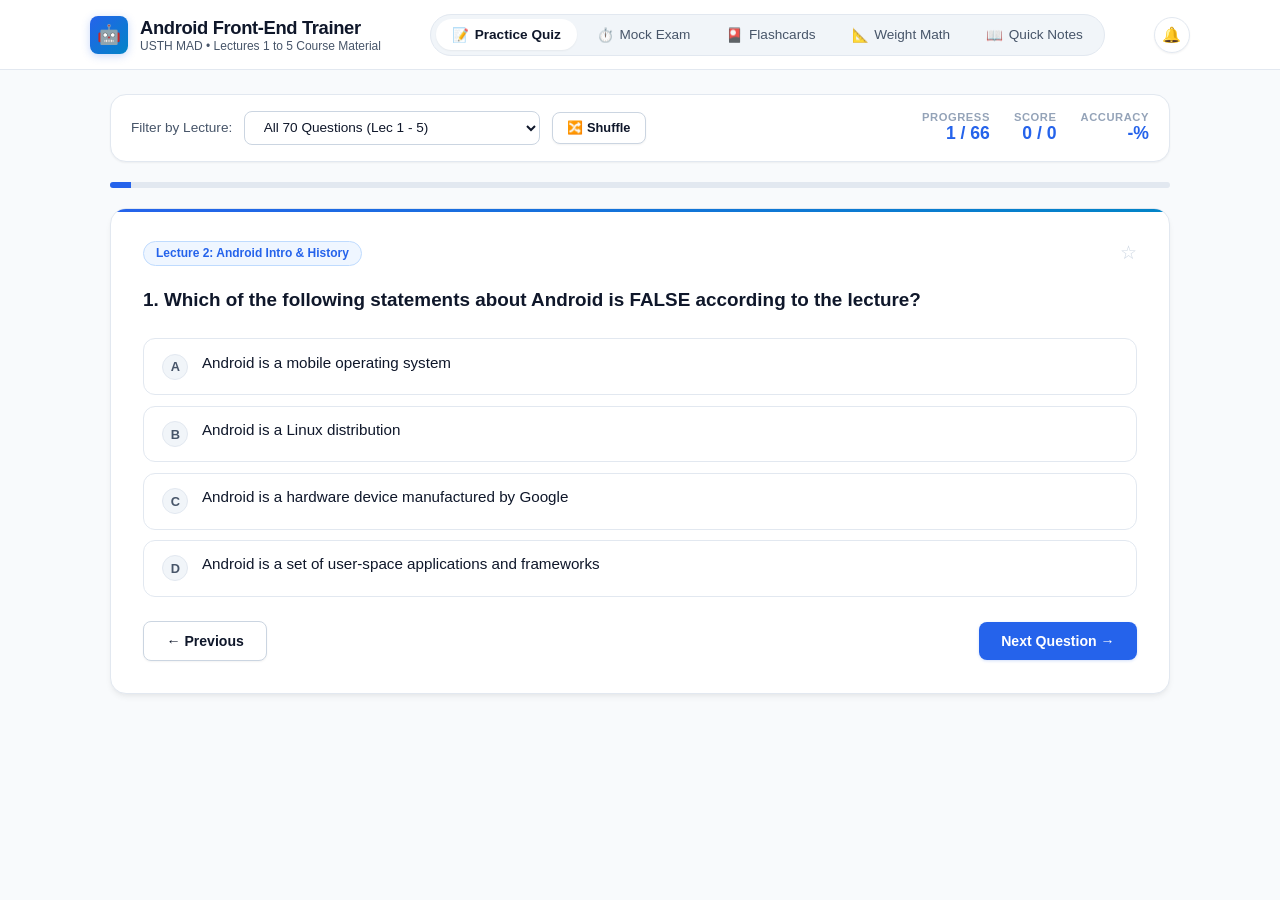
<file: index.html>
<!DOCTYPE html>
<html lang="en">
<head>
  <meta charset="UTF-8">
  <meta name="viewport" content="width=device-width, initial-scale=1.0">
  <title>Android Front-End MCQ Trainer & Midterm Study Hub</title>
  <link rel="stylesheet" href="style.css">
</head>
<body>

  <!-- Top App Navigation -->
  <header>
    <div class="header-container">
      <div class="brand">
        <div class="brand-icon">🤖</div>
        <div class="brand-text">
          <h1>Android Front-End Trainer</h1>
          <p>USTH MAD • Lectures 1 to 5 Course Material</p>
        </div>
      </div>

      <nav class="nav-tabs">
        <button id="nav-practice-btn" class="tab-btn active" data-target="practice-view">
          <span>📝</span> Practice Quiz
        </button>
        <button id="nav-mock-btn" class="tab-btn" data-target="mock-view">
          <span>⏱️</span> Mock Exam
        </button>
        <button id="nav-flashcards-btn" class="tab-btn" data-target="flashcards-view">
          <span>🎴</span> Flashcards
        </button>
        <button id="nav-calc-btn" class="tab-btn" data-target="calc-view">
          <span>📐</span> Weight Math
        </button>
        <button id="nav-notes-btn" class="tab-btn" data-target="notes-view">
          <span>📖</span> Quick Notes
        </button>
      </nav>

      <div class="header-controls">
        <button id="sound-toggle-btn" class="icon-btn" title="Toggle Sound Feedback">
          🔔
        </button>
      </div>
    </div>
  </header>

  <!-- Main Views Container -->
  <main>

    <!-- VIEW 1: Practice Quiz -->
    <section id="practice-view" class="view-section active">
      <div class="quiz-top-bar">
        <div class="filter-group">
          <label for="lecture-filter">Filter by Lecture:</label>
          <select id="lecture-filter" class="dropdown">
            <option value="all">All 70 Questions (Lec 1 - 5)</option>
            <option value="1">Lecture 1: Course & Assessment</option>
            <option value="2">Lecture 2: Android Intro & History</option>
            <option value="3">Lecture 3: Architecture & Fundamentals</option>
            <option value="4">Lecture 4: Resources & Layouts</option>
            <option value="5">Lecture 5: Background Tasks & Services</option>
            <option value="bookmarked">⭐ Bookmarked Only</option>
          </select>
          <button id="shuffle-btn" class="action-btn secondary" style="padding: 0.45rem 0.9rem; font-size: 0.8rem;">
            🔀 Shuffle
          </button>
        </div>

        <div class="quiz-stats">
          <div class="stat-item">
            <span class="stat-label">Progress</span>
            <span id="quiz-progress-text" class="stat-value">1 / 70</span>
          </div>
          <div class="stat-item">
            <span class="stat-label">Score</span>
            <span id="quiz-score-text" class="stat-value">0 / 0</span>
          </div>
          <div class="stat-item">
            <span class="stat-label">Accuracy</span>
            <span id="quiz-accuracy-text" class="stat-value">-%</span>
          </div>
        </div>
      </div>

      <div class="progress-container">
        <div id="quiz-progress-bar" class="progress-bar"></div>
      </div>

      <div class="question-card" id="practice-question-card">
        <div class="question-header">
          <span id="q-lecture-badge" class="lecture-badge">Lecture 1</span>
          <button id="q-bookmark-btn" class="bookmark-btn" title="Bookmark for later review">★</button>
        </div>

        <h2 id="q-text" class="question-text">Loading question...</h2>

        <div id="options-container" class="options-grid">
          <!-- Dynamically populated options -->
        </div>

        <div id="q-explanation-box" class="explanation-card">
          <div class="explanation-title">💡 Lecture Slide Explanation</div>
          <p id="q-explanation-text" class="explanation-text"></p>
          <div id="q-slide-ref" class="explanation-ref"></div>
        </div>

        <div class="quiz-footer">
          <button id="q-prev-btn" class="action-btn secondary">← Previous</button>
          <button id="q-next-btn" class="action-btn">Next Question →</button>
        </div>
      </div>
    </section>

    <!-- VIEW 2: Mock Exam -->
    <section id="mock-view" class="view-section">
      <div id="mock-setup-card" class="question-card" style="text-align: center; padding: 3rem 2rem;">
        <h2 style="font-size: 1.8rem; margin-bottom: 0.75rem;">⏱️ Timed Mock Midterm Exam</h2>
        <p style="color: var(--text-muted); max-width: 550px; margin: 0 auto 2rem auto; line-height: 1.6;">
          Simulate real exam conditions. 20 randomized multiple-choice questions covering all 5 course lectures. Answers and detailed scoring will be revealed upon submission.
        </p>
        <div style="display: flex; justify-content: center; gap: 1rem; margin-bottom: 2rem;">
          <div class="mock-chip">
            <div style="font-size: 1.4rem; font-weight: bold; color: var(--accent-primary);">20</div>
            <div style="font-size: 0.75rem; color: var(--text-dim); text-transform: uppercase; font-weight: 600;">Questions</div>
          </div>
          <div class="mock-chip">
            <div style="font-size: 1.4rem; font-weight: bold; color: var(--warning);">20:00</div>
            <div style="font-size: 0.75rem; color: var(--text-dim); text-transform: uppercase; font-weight: 600;">Time Limit</div>
          </div>
        </div>
        <button id="start-mock-btn" class="action-btn" style="margin: 0 auto; font-size: 1.05rem; padding: 0.9rem 2.2rem;">
          🚀 Start Timed Exam
        </button>
      </div>

      <div id="mock-active-card" class="question-card" style="display: none;">
        <div class="quiz-top-bar" style="margin: -2rem -2rem 1.5rem -2rem; border-radius: 0; border-top: none; border-left: none; border-right: none;">
          <div>
            <span style="font-size: 0.8rem; color: var(--text-dim); text-transform: uppercase;">Exam in progress</span>
            <div id="mock-question-counter" style="font-weight: 700;">Question 1 of 20</div>
          </div>
          <div style="display: flex; align-items: center; gap: 1rem;">
            <div id="mock-timer" style="font-family: monospace; font-size: 1.3rem; font-weight: bold; color: var(--warning);">20:00</div>
            <button id="submit-mock-btn" class="action-btn" style="background: #10b981; padding: 0.5rem 1rem;">
              Submit Exam
            </button>
          </div>
        </div>

        <h2 id="mock-q-text" class="question-text"></h2>
        <div id="mock-options-container" class="options-grid"></div>

        <div class="quiz-footer">
          <button id="mock-prev-btn" class="action-btn secondary">← Back</button>
          <button id="mock-next-btn" class="action-btn">Next →</button>
        </div>
      </div>

      <div id="mock-results-card" class="question-card results-card" style="display: none;">
        <div class="score-circle">
          <div id="mock-score-percent" class="score-number">85%</div>
          <div class="score-label">Final Score</div>
        </div>
        <h2 id="mock-result-status" style="font-size: 1.6rem; margin-bottom: 0.5rem;">Well Done!</h2>
        <p id="mock-result-summary" style="color: var(--text-muted); margin-bottom: 2rem;">You answered 17 out of 20 questions correctly.</p>

        <div id="mock-review-list" style="text-align: left; margin-bottom: 2rem; display: flex; flex-direction: column; gap: 1rem;">
          <!-- Review breakdown of questions -->
        </div>

        <button id="retake-mock-btn" class="action-btn" style="margin: 0 auto;">
          🔄 Take Another Mock Exam
        </button>
      </div>
    </section>

    <!-- VIEW 3: Flashcards -->
    <section id="flashcards-view" class="view-section">
      <div class="flashcards-container">
        <div class="flashcard" id="flashcard-element">
          <div class="flashcard-inner">
            <div class="flashcard-front">
              <span id="fc-category" class="card-category">CATEGORY</span>
              <p id="fc-prompt" class="card-prompt">Front text here</p>
              <span class="card-hint">Tap / Click to flip ↻</span>
            </div>
            <div class="flashcard-back">
              <span class="card-category" style="color: #67e8f9;">KEY ANSWER</span>
              <p id="fc-answer" class="card-answer">Back text here</p>
              <span class="card-hint">Tap / Click to flip back ↻</span>
            </div>
          </div>
        </div>

        <div class="flashcard-controls">
          <button id="fc-prev-btn" class="action-btn secondary">← Prev</button>
          <span id="fc-counter" style="color: var(--text-muted); font-size: 0.9rem; font-weight: 600;">1 / 22</span>
          <button id="fc-next-btn" class="action-btn">Next →</button>
        </div>
      </div>
    </section>

    <!-- VIEW 4: Interactive Weight Calculator -->
    <section id="calc-view" class="view-section">
      <div class="calc-card">
        <h2 class="calc-title">📐 LinearLayout Weight Stretching Calculator</h2>
        <p class="calc-desc">
          Test and understand the exact weight calculation formula from Lecture 4 (Slides 21–23). 
          Enter your parent width, fixed widths, and weight values to instantly see how Android distributes remaining space!
        </p>

        <div class="calc-formula-box">
          &omega;<sub>i</sub> = base_width<sub>i</sub> + [ &gamma;<sub>i</sub> / &sum; &gamma;<sub>j</sub> ] &times; [ &omega;<sub>parent</sub> - &sum; &omega;<sub>fixed</sub> ]
        </div>

        <div class="calc-grid">
          <div class="calc-field">
            <label for="calc-parent-width">Parent Width (px):</label>
            <input type="number" id="calc-parent-width" value="720" min="100" max="2000">
          </div>
          <div class="calc-field">
            <label for="calc-child1-weight">Child 1 (Button 1) Weight:</label>
            <input type="number" id="calc-child1-weight" value="1" min="0" step="0.5">
          </div>
          <div class="calc-field">
            <label for="calc-child2-fixed">Child 2 (Button 2) Fixed Width (px):</label>
            <input type="number" id="calc-child2-fixed" value="100" min="0">
          </div>
          <div class="calc-field">
            <label for="calc-child3-weight">Child 3 (Button 3) Weight:</label>
            <input type="number" id="calc-child3-weight" value="1" min="0" step="0.5">
          </div>
        </div>

        <div class="calc-preview-container">
          <h3 style="font-size: 0.95rem; margin-bottom: 0.75rem; color: var(--text-main);">Visual Layout Representation:</h3>
          <div class="calc-preview-bar">
            <div id="preview-chunk-1" class="preview-chunk chunk-1" style="width: 43.05%;">Btn 1 (310px)</div>
            <div id="preview-chunk-2" class="preview-chunk chunk-2" style="width: 13.88%;">Btn 2 (100px)</div>
            <div id="preview-chunk-3" class="preview-chunk chunk-3" style="width: 43.05%;">Btn 3 (310px)</div>
          </div>

          <div id="calc-breakdown-text" class="calc-math-breakdown">
            • Fixed space subtracted: 720px - 100px = 620px remaining.<br>
            • Sum of weights: 1 + 1 = 2.<br>
            • Button 1 width = (1 / 2) &times; 620px = <strong>310px</strong>.<br>
            • Button 2 width = <strong>100px</strong> (fixed, no weight).<br>
            • Button 3 width = (1 / 2) &times; 620px = <strong>310px</strong>.
          </div>
        </div>
      </div>
    </section>

    <!-- VIEW 5: Quick Notes -->
    <section id="notes-view" class="view-section">
      <div style="margin-bottom: 1.5rem;">
        <h2 style="font-size: 1.4rem; margin-bottom: 0.4rem;">📖 High-Yield Revision Accordion</h2>
        <p style="color: var(--text-muted); font-size: 0.9rem;">Click any section below to expand key points, exam definitions, and slide traps.</p>
      </div>

      <div class="accordion-item open">
        <div class="accordion-header">
          <span>🏛️ Android Architecture Stack & Compilation (Lec 3)</span>
          <span>▼</span>
        </div>
        <div class="accordion-body">
          <p><strong>4 Layers from Bottom to Top:</strong></p>
          <ol style="margin-left: 1.5rem; margin-bottom: 1rem;">
            <li><strong>Linux Kernel (C):</strong> Hardware drivers, process isolation, power management.</li>
            <li><strong>Libraries (C/C++) & Android Runtime:</strong> SQLite, WebKit, FreeType, Media Framework + Dalvik/ART virtual machine.</li>
            <li><strong>Application Framework (Java):</strong> ActivityManager, WindowManager, NotificationManager, LocationManager.</li>
            <li><strong>Applications (Java):</strong> Home, Contacts, Phone, Browser, USTH Weather.</li>
          </ol>
          <p><strong>Compilation Toolchain:</strong> <code>.java</code> &rarr; <em>javac</em> &rarr; <code>.class</code> &rarr; <em>dx tool</em> &rarr; <code>.dex</code> &rarr; packaged into <code>.apk</code>.</p>
          <p><strong>Dalvik vs ART:</strong> Dalvik uses <strong>JIT</strong> (Just-In-Time) compilation. ART uses <strong>AOT</strong> (Ahead-Of-Time) compilation during installation.</p>
        </div>
      </div>

      <div class="accordion-item">
        <div class="accordion-header">
          <span>🔄 Activity Lifecycle & Screen Rotation (Lec 3)</span>
          <span>▼</span>
        </div>
        <div class="accordion-body">
          <p><strong>Lifecycle Methods:</strong></p>
          <ul style="margin-left: 1.5rem; margin-bottom: 1rem;">
            <li><code>onCreate()</code>: Initialize activity, call <code>setContentView()</code>, <code>findViewById()</code>.</li>
            <li><code>onStart()</code>: Activity becoming visible.</li>
            <li><code>onResume()</code>: In foreground, acquire exclusive resources (e.g. Camera).</li>
            <li><code>onPause()</code>: Losing focus, release camera (<code>mCamera.release()</code>), save data. *Always call <code>super.onPause()</code> first!*</li>
            <li><code>onStop()</code>: No longer visible.</li>
            <li><code>onDestroy()</code>: Finishing (after calling <code>finish()</code>) or killed by OS.</li>
          </ul>
          <p><strong>Device Rotation:</strong> Destroys and recreates the instance: <code>onSaveInstanceState()</code> &rarr; <code>onDestroy()</code> &rarr; <code>onCreate()</code> &rarr; <code>onRestoreInstanceState()</code>.</p>
        </div>
      </div>

      <div class="accordion-item">
        <div class="accordion-header">
          <span>🧩 Fragments & ViewPager (Lec 3 & 4)</span>
          <span>▼</span>
        </div>
        <div class="accordion-body">
          <p><strong>Fragment History:</strong> Officially native in <strong>Android 3.0 Honeycomb (API 11)</strong>; supported down to <strong>Android 1.6 Donut (API 4)</strong> via Support Library.</p>
          <p><strong>ViewPager:</strong> Horizontal swiping tab container. Uses <code>FragmentPagerAdapter</code>. Connect to header using <code>tabLayout.setupWithViewPager(pager)</code>.</p>
          <p><strong>Off-screen Limit:</strong> <code>pager.setOffscreenPageLimit(3)</code> keeps 3 pages alive on each side to prevent destroying/recreating.</p>
        </div>
      </div>

      <div class="accordion-item">
        <div class="accordion-header">
          <span>🎨 9-Patch Drawables & Raw Data (Lec 4)</span>
          <span>▼</span>
        </div>
        <div class="accordion-body">
          <p><strong>9-Patch (*.9.png) Rules:</strong></p>
          <ul style="margin-left: 1.5rem; margin-bottom: 1rem;">
            <li><strong>Top & Left Borders:</strong> Black pixels define the <strong>STRETCHABLE area</strong>.</li>
            <li><strong>Bottom & Right Borders:</strong> Black pixels define the <strong>PADDING / CONTENT area</strong>.</li>
          </ul>
          <p><strong>res/raw/ vs assets/:</strong></p>
          <ul style="margin-left: 1.5rem;">
            <li><code>res/raw/</code>: Android resource, generates <code>R.raw.id</code>, opened with <code>getResources().openRawResource(R.raw.xxx)</code>.</li>
            <li><code>assets/</code>: NOT a resource, no R ID, supports subdirectories, opened with <code>getAssets().open("filename")</code>.</li>
          </ul>
        </div>
      </div>

      <div class="accordion-item">
        <div class="accordion-header">
          <span>⚡ Threading Model & AsyncTask (Lec 5)</span>
          <span>▼</span>
        </div>
        <div class="accordion-body">
          <p><strong>Golden Rules:</strong></p>
          <ol style="margin-left: 1.5rem; margin-bottom: 1rem;">
            <li>NEVER block the Main Thread (network, long disk I/O causes ANR).</li>
            <li>NEVER touch UI Views from worker threads &rarr; crashes with <code>CalledFromWrongThreadException</code>.</li>
          </ol>
          <p><strong>AsyncTask&lt;Params, Progress, Result&gt;:</strong></p>
          <ul style="margin-left: 1.5rem;">
            <li><code>onPreExecute()</code>: Main Thread. Setup / show dialog.</li>
            <li><code>doInBackground()</code>: <strong>WORKER Thread</strong>. Required. Heavy task. Returns Result. Cannot touch UI!</li>
            <li><code>onProgressUpdate()</code>: Main Thread. Receives <code>publishProgress()</code>.</li>
            <li><code>onPostExecute(Result)</code>: Main Thread. Updates UI with result.</li>
          </ul>
        </div>
      </div>
    </section>

  </main>

  <!-- Load Quiz Data & Application Logic -->
  <script src="quiz-data.js"></script>
  <script src="app.js"></script>
</body>
</html>
</file>
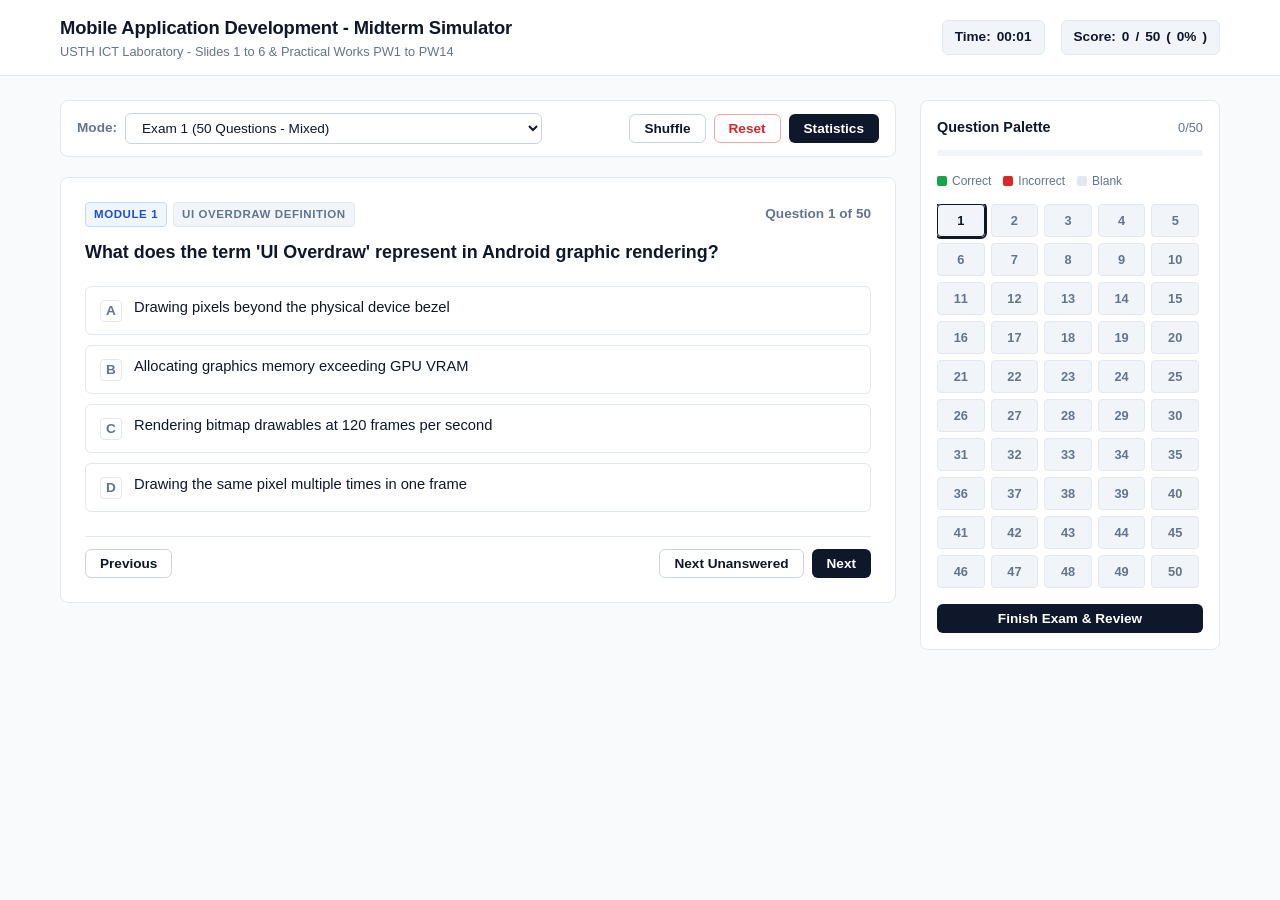
<file: USTH Mobile Application Development - Midterm Quiz Simulator.html>
<!DOCTYPE html>
<!-- saved from url=(0046)https://snowwminhduc1212.github.io/Mid_Mobile/ -->
<html lang="en" data-qb-installed="true"><head><meta http-equiv="Content-Type" content="text/html; charset=UTF-8">
  
  <meta name="viewport" content="width=device-width, initial-scale=1.0">
  <title>USTH Mobile Application Development - Midterm Quiz Simulator</title>
  <style>
    :root {
      --bg-page: #f8fafc;
      --bg-surface: #ffffff;
      --bg-subtle: #f1f5f9;
      --border-color: #e2e8f0;
      --border-dark: #cbd5e1;
      --text-main: #0f172a;
      --text-muted: #64748b;
      --accent: #0f172a;
      --accent-hover: #1e293b;
      --brand: #1e40af;
      --success: #16a34a;
      --success-bg: #f0fdf4;
      --success-border: #86efac;
      --error: #dc2626;
      --error-bg: #fef2f2;
      --error-border: #fca5a5;
      --radius-sm: 4px;
      --radius: 6px;
      --radius-lg: 8px;
    }

    * {
      box-sizing: border-box;
      margin: 0;
      padding: 0;
    }

    body {
      font-family: -apple-system, BlinkMacSystemFont, "Segoe UI", Roboto, Oxygen, Ubuntu, Cantarell, "Helvetica Neue", sans-serif;
      background-color: var(--bg-page);
      color: var(--text-main);
      line-height: 1.5;
      -webkit-font-smoothing: antialiased;
    }

    /* Header */
    header.site-header {
      background: var(--bg-surface);
      border-bottom: 1px solid var(--border-color);
      position: sticky;
      top: 0;
      z-index: 100;
    }

    .header-inner {
      max-width: 1200px;
      margin: 0 auto;
      padding: 14px 20px;
      display: flex;
      flex-wrap: wrap;
      justify-content: space-between;
      align-items: center;
      gap: 12px;
    }

    .brand-title {
      font-size: 1.15rem;
      font-weight: 700;
      color: var(--text-main);
      letter-spacing: -0.01em;
    }

    .brand-subtitle {
      font-size: 0.8rem;
      color: var(--text-muted);
    }

    .header-indicators {
      display: flex;
      gap: 16px;
      align-items: center;
    }

    .indicator-pill {
      background: var(--bg-subtle);
      border: 1px solid var(--border-color);
      padding: 6px 12px;
      border-radius: var(--radius);
      font-size: 0.85rem;
      font-weight: 600;
      display: flex;
      gap: 6px;
      align-items: center;
    }

    /* Layout */
    .app-container {
      max-width: 1200px;
      margin: 24px auto;
      padding: 0 20px;
      display: grid;
      grid-template-columns: 1fr 300px;
      gap: 24px;
      align-items: start;
    }

    /* Controls Bar */
    .controls-bar {
      background: var(--bg-surface);
      border: 1px solid var(--border-color);
      border-radius: var(--radius-lg);
      padding: 12px 16px;
      display: flex;
      flex-wrap: wrap;
      justify-content: space-between;
      align-items: center;
      gap: 12px;
      margin-bottom: 20px;
    }

    .select-wrapper {
      display: flex;
      align-items: center;
      gap: 8px;
    }

    .field-label {
      font-size: 0.85rem;
      font-weight: 600;
      color: var(--text-muted);
    }

    select.dropdown {
      padding: 6px 12px;
      border: 1px solid var(--border-dark);
      border-radius: var(--radius);
      font-size: 0.85rem;
      background: var(--bg-surface);
      color: var(--text-main);
      font-weight: 500;
      outline: none;
      cursor: pointer;
    }

    select.dropdown:focus {
      border-color: var(--accent);
    }

    .button-row {
      display: flex;
      gap: 8px;
    }

    button.btn {
      padding: 6px 14px;
      border-radius: var(--radius);
      font-size: 0.85rem;
      font-weight: 600;
      cursor: pointer;
      border: 1px solid transparent;
      transition: background-color 0.15s, border-color 0.15s;
      display: inline-flex;
      align-items: center;
      gap: 6px;
    }

    button.btn-default {
      background: var(--bg-surface);
      border-color: var(--border-dark);
      color: var(--text-main);
    }

    button.btn-default:hover {
      background: var(--bg-subtle);
    }

    button.btn-dark {
      background: var(--accent);
      color: #ffffff;
    }

    button.btn-dark:hover {
      background: var(--accent-hover);
    }

    button.btn-danger {
      background: var(--bg-surface);
      border-color: var(--error-border);
      color: var(--error);
    }

    button.btn-danger:hover {
      background: var(--error-bg);
    }

    /* Question Card */
    .question-panel {
      background: var(--bg-surface);
      border: 1px solid var(--border-color);
      border-radius: var(--radius-lg);
      padding: 24px;
    }

    .question-meta-row {
      display: flex;
      justify-content: space-between;
      align-items: center;
      margin-bottom: 12px;
    }

    .badge-group {
      display: flex;
      gap: 6px;
    }

    .tag-badge {
      font-size: 0.72rem;
      font-weight: 700;
      text-transform: uppercase;
      letter-spacing: 0.05em;
      padding: 3px 8px;
      border-radius: var(--radius-sm);
    }

    .tag-badge.lecture {
      background: #eff6ff;
      color: #1d4ed8;
      border: 1px solid #bfdbfe;
    }

    .tag-badge.topic {
      background: var(--bg-subtle);
      color: var(--text-muted);
      border: 1px solid var(--border-color);
    }

    .question-index {
      font-size: 0.85rem;
      font-weight: 600;
      color: var(--text-muted);
    }

    h2.question-title {
      font-size: 1.12rem;
      font-weight: 600;
      margin-bottom: 20px;
      line-height: 1.5;
    }

    /* Options */
    .options-group {
      display: flex;
      flex-direction: column;
      gap: 10px;
      margin-bottom: 24px;
    }

    .option-card {
      border: 1px solid var(--border-color);
      background: var(--bg-surface);
      border-radius: var(--radius);
      padding: 12px 14px;
      font-size: 0.92rem;
      cursor: pointer;
      display: flex;
      align-items: flex-start;
      gap: 12px;
      text-align: left;
      transition: background-color 0.15s, border-color 0.15s;
      width: 100%;
    }

    .option-card:hover:not(.locked) {
      background: var(--bg-subtle);
      border-color: var(--border-dark);
    }

    .option-index {
      font-weight: 700;
      font-size: 0.85rem;
      color: var(--text-muted);
      border: 1px solid var(--border-color);
      border-radius: var(--radius-sm);
      width: 22px;
      height: 22px;
      display: inline-flex;
      align-items: center;
      justify-content: center;
      flex-shrink: 0;
      margin-top: 1px;
    }

    .option-content {
      flex: 1;
      color: var(--text-main);
    }

    .option-card.correct {
      background: var(--success-bg);
      border-color: var(--success-border);
    }

    .option-card.correct .option-index {
      background: var(--success);
      color: #ffffff;
      border-color: var(--success);
    }

    .option-card.incorrect {
      background: var(--error-bg);
      border-color: var(--error-border);
    }

    .option-card.incorrect .option-index {
      background: var(--error);
      color: #ffffff;
      border-color: var(--error);
    }

    .option-card.locked {
      cursor: default;
    }

    /* Explanation Panel */
    .explanation-panel {
      background: var(--bg-subtle);
      border: 1px solid var(--border-color);
      border-left: 4px solid var(--accent);
      border-radius: var(--radius);
      padding: 16px;
      margin-bottom: 24px;
      display: none;
    }

    .explanation-panel.show {
      display: block;
    }

    .explanation-heading {
      font-size: 0.82rem;
      font-weight: 700;
      text-transform: uppercase;
      letter-spacing: 0.05em;
      color: var(--text-muted);
      margin-bottom: 6px;
    }

    .explanation-body {
      font-size: 0.92rem;
      color: var(--text-main);
      line-height: 1.5;
    }

    /* Navigation Row */
    .navigation-row {
      display: flex;
      justify-content: space-between;
      align-items: center;
      padding-top: 12px;
      border-top: 1px solid var(--border-color);
    }

    /* Sidebar Palette */
    aside.sidebar {
      background: var(--bg-surface);
      border: 1px solid var(--border-color);
      border-radius: var(--radius-lg);
      padding: 16px;
      position: sticky;
      top: 80px;
    }

    .sidebar-header {
      font-size: 0.9rem;
      font-weight: 700;
      margin-bottom: 12px;
      display: flex;
      justify-content: space-between;
      align-items: center;
    }

    .progress-track {
      background: var(--bg-subtle);
      border-radius: 999px;
      height: 6px;
      overflow: hidden;
      margin-bottom: 16px;
    }

    .progress-fill {
      background: var(--accent);
      height: 100%;
      width: 0%;
      transition: width 0.2s ease;
    }

    .legend-row {
      display: flex;
      gap: 12px;
      font-size: 0.75rem;
      color: var(--text-muted);
      margin-bottom: 14px;
      flex-wrap: wrap;
    }

    .legend-item {
      display: flex;
      align-items: center;
      gap: 5px;
    }

    .legend-box {
      width: 10px;
      height: 10px;
      border-radius: 2px;
    }

    .palette-container {
      display: grid;
      grid-template-columns: repeat(5, 1fr);
      gap: 6px;
      margin-bottom: 16px;
      max-height: 400px;
      overflow-y: auto;
      padding-right: 4px;
    }

    .palette-item {
      background: var(--bg-subtle);
      border: 1px solid var(--border-color);
      border-radius: var(--radius-sm);
      font-size: 0.8rem;
      font-weight: 600;
      padding: 8px 0;
      text-align: center;
      cursor: pointer;
      color: var(--text-muted);
      transition: background-color 0.15s, border-color 0.15s;
    }

    .palette-item:hover {
      border-color: var(--border-dark);
      color: var(--text-main);
    }

    .palette-item.active {
      border-color: var(--accent);
      color: var(--accent);
      outline: 2px solid var(--accent);
    }

    .palette-item.correct {
      background: var(--success);
      color: #ffffff;
      border-color: var(--success);
    }

    .palette-item.incorrect {
      background: var(--error);
      color: #ffffff;
      border-color: var(--error);
    }

    /* Modal */
    .modal-backdrop {
      position: fixed;
      inset: 0;
      background: rgba(15, 23, 42, 0.5);
      display: none;
      align-items: center;
      justify-content: center;
      z-index: 1000;
      padding: 20px;
    }

    .modal-backdrop.open {
      display: flex;
    }

    .modal-window {
      background: var(--bg-surface);
      border: 1px solid var(--border-color);
      border-radius: var(--radius-lg);
      width: 100%;
      max-width: 580px;
      overflow: hidden;
      box-shadow: 0 10px 25px -5px rgba(0, 0, 0, 0.1);
    }

    .modal-title-bar {
      padding: 16px 20px;
      border-bottom: 1px solid var(--border-color);
      display: flex;
      justify-content: space-between;
      align-items: center;
    }

    .modal-title {
      font-weight: 700;
      font-size: 1.05rem;
    }

    .modal-close-btn {
      background: transparent;
      border: none;
      font-size: 1.25rem;
      cursor: pointer;
      color: var(--text-muted);
    }

    .modal-content-area {
      padding: 20px;
      max-height: 70vh;
      overflow-y: auto;
    }

    .stats-tiles {
      display: grid;
      grid-template-columns: repeat(3, 1fr);
      gap: 12px;
      margin-bottom: 20px;
    }

    .tile {
      background: var(--bg-subtle);
      border: 1px solid var(--border-color);
      border-radius: var(--radius);
      padding: 12px;
      text-align: center;
    }

    .tile-num {
      font-size: 1.35rem;
      font-weight: 800;
      color: var(--text-main);
    }

    .tile-txt {
      font-size: 0.75rem;
      color: var(--text-muted);
      font-weight: 600;
      text-transform: uppercase;
      letter-spacing: 0.05em;
    }

    .breakdown-group {
      margin-bottom: 12px;
    }

    .breakdown-info {
      display: flex;
      justify-content: space-between;
      font-size: 0.82rem;
      font-weight: 600;
      margin-bottom: 4px;
    }

    .bar-bg {
      background: var(--bg-subtle);
      height: 6px;
      border-radius: 999px;
      overflow: hidden;
    }

    .bar-val {
      background: var(--accent);
      height: 100%;
      width: 0%;
      border-radius: 999px;
    }

    .advice-box {
      margin-top: 16px;
      background: #eff6ff;
      border: 1px solid #bfdbfe;
      border-radius: var(--radius);
      padding: 12px;
    }

    .advice-title {
      font-size: 0.8rem;
      font-weight: 700;
      color: #1d4ed8;
      text-transform: uppercase;
      margin-bottom: 4px;
    }

    .advice-text {
      font-size: 0.85rem;
      color: #1e3a8a;
      line-height: 1.4;
    }

    .modal-actions {
      padding: 14px 20px;
      border-top: 1px solid var(--border-color);
      display: flex;
      justify-content: flex-end;
      gap: 8px;
      background: var(--bg-subtle);
    }

    @media (max-width: 860px) {
      .app-container {
        grid-template-columns: 1fr;
      }
      aside.sidebar {
        position: static;
      }
    }
  </style>
</head>
<body>

  <!-- Site Header -->
  <header class="site-header">
    <div class="header-inner">
      <div>
        <div class="brand-title">Mobile Application Development - Midterm Simulator</div>
        <div class="brand-subtitle">USTH ICT Laboratory - Slides 1 to 6 &amp; Practical Works PW1 to PW14</div>
      </div>
      <div class="header-indicators">
        <div class="indicator-pill">Time: <span id="timerValue">00:13</span></div>
        <div class="indicator-pill">Score: <span id="scoreValue">0</span> / <span id="totalQuestionsValue">50</span> (<span id="scorePercentValue">0%</span>)</div>
      </div>
    </div>
  </header>

  <!-- Main Container -->
  <div class="app-container">

    <main>
      <!-- Mode Selection & Controls -->
      <div class="controls-bar">
        <div class="select-wrapper">
          <label class="field-label" for="modeSelect">Mode:</label>
          <select id="modeSelect" class="dropdown">
            <option value="exam1">Exam 1 (50 Questions - Mixed)</option>
            <option value="exam2">Exam 2 (50 Questions - Mixed)</option>
            <option value="exam3">Exam 3 (50 Questions - Mixed)</option>
            <option value="topic1">Topic 1: Platform, Hardware &amp; Architecture (30 Qs)</option>
            <option value="topic2">Topic 2: Core Controllers: Activity &amp; Fragment (30 Qs)</option>
            <option value="topic3">Topic 3: Views, ViewGroups &amp; Advanced Layouts (30 Qs)</option>
            <option value="topic4">Topic 4: Resources, Navigation, Drawables &amp; ToolBar (30 Qs)</option>
            <option value="topic5">Topic 5: Concurrency: UI Thread, Handler &amp; Tasks (30 Qs)</option>
            <option value="all">All 150 Questions</option>
          </select>
        </div>

        <div class="button-row">
          <button class="btn btn-default" id="shuffleBtn">Shuffle</button>
          <button class="btn btn-danger" id="resetBtn">Reset</button>
          <button class="btn btn-dark" id="statsBtn">Statistics</button>
        </div>
      </div>

      <!-- Question Panel -->
      <div class="question-panel">
        <div class="question-meta-row">
          <div class="badge-group">
            <span class="tag-badge lecture" id="badgeLecture">Module 1</span>
            <span class="tag-badge topic" id="badgeTopic">UI Overdraw Definition</span>
          </div>
          <span class="question-index" id="questionCounterLabel">Question 1 of 50</span>
        </div>

        <h2 class="question-title" id="questionContent">What does the term 'UI Overdraw' represent in Android graphic rendering?</h2>

        <div class="options-group" id="optionsGroup"><button class="option-card"><span class="option-index">A</span><span class="option-content">Drawing pixels beyond the physical device bezel</span></button><button class="option-card"><span class="option-index">B</span><span class="option-content">Allocating graphics memory exceeding GPU VRAM</span></button><button class="option-card"><span class="option-index">C</span><span class="option-content">Rendering bitmap drawables at 120 frames per second</span></button><button class="option-card"><span class="option-index">D</span><span class="option-content">Drawing the same pixel multiple times in one frame</span></button></div>

        <!-- Explanation Panel -->
        <div class="explanation-panel" id="explanationPanel">
          <div class="explanation-heading">Explanation &amp; Rationale</div>
          <p class="explanation-body" id="explanationContent"></p>
        </div>

        <!-- Navigation Row -->
        <div class="navigation-row">
          <button class="btn btn-default" id="prevBtn" disabled="">Previous</button>
          <div style="display: flex; gap: 8px;">
            <button class="btn btn-default" id="unansweredBtn">Next Unanswered</button>
            <button class="btn btn-dark" id="nextBtn">Next</button>
          </div>
        </div>
      </div>
    </main>

    <!-- Sidebar Question Palette -->
    <aside class="sidebar">
      <div class="sidebar-header">
        <span>Question Palette</span>
        <span id="answeredRatio" style="font-size: 0.8rem; color: var(--text-muted); font-weight: 500;">0/50</span>
      </div>

      <div class="progress-track">
        <div class="progress-fill" id="progressFill" style="width: 0%;"></div>
      </div>

      <div class="legend-row">
        <div class="legend-item"><div class="legend-box" style="background: var(--success);"></div> Correct</div>
        <div class="legend-item"><div class="legend-box" style="background: var(--error);"></div> Incorrect</div>
        <div class="legend-item"><div class="legend-box" style="background: var(--border-color);"></div> Blank</div>
      </div>

      <div class="palette-container" id="paletteContainer"><button class="palette-item active" id="p-item-0">1</button><button class="palette-item" id="p-item-1">2</button><button class="palette-item" id="p-item-2">3</button><button class="palette-item" id="p-item-3">4</button><button class="palette-item" id="p-item-4">5</button><button class="palette-item" id="p-item-5">6</button><button class="palette-item" id="p-item-6">7</button><button class="palette-item" id="p-item-7">8</button><button class="palette-item" id="p-item-8">9</button><button class="palette-item" id="p-item-9">10</button><button class="palette-item" id="p-item-10">11</button><button class="palette-item" id="p-item-11">12</button><button class="palette-item" id="p-item-12">13</button><button class="palette-item" id="p-item-13">14</button><button class="palette-item" id="p-item-14">15</button><button class="palette-item" id="p-item-15">16</button><button class="palette-item" id="p-item-16">17</button><button class="palette-item" id="p-item-17">18</button><button class="palette-item" id="p-item-18">19</button><button class="palette-item" id="p-item-19">20</button><button class="palette-item" id="p-item-20">21</button><button class="palette-item" id="p-item-21">22</button><button class="palette-item" id="p-item-22">23</button><button class="palette-item" id="p-item-23">24</button><button class="palette-item" id="p-item-24">25</button><button class="palette-item" id="p-item-25">26</button><button class="palette-item" id="p-item-26">27</button><button class="palette-item" id="p-item-27">28</button><button class="palette-item" id="p-item-28">29</button><button class="palette-item" id="p-item-29">30</button><button class="palette-item" id="p-item-30">31</button><button class="palette-item" id="p-item-31">32</button><button class="palette-item" id="p-item-32">33</button><button class="palette-item" id="p-item-33">34</button><button class="palette-item" id="p-item-34">35</button><button class="palette-item" id="p-item-35">36</button><button class="palette-item" id="p-item-36">37</button><button class="palette-item" id="p-item-37">38</button><button class="palette-item" id="p-item-38">39</button><button class="palette-item" id="p-item-39">40</button><button class="palette-item" id="p-item-40">41</button><button class="palette-item" id="p-item-41">42</button><button class="palette-item" id="p-item-42">43</button><button class="palette-item" id="p-item-43">44</button><button class="palette-item" id="p-item-44">45</button><button class="palette-item" id="p-item-45">46</button><button class="palette-item" id="p-item-46">47</button><button class="palette-item" id="p-item-47">48</button><button class="palette-item" id="p-item-48">49</button><button class="palette-item" id="p-item-49">50</button></div>

      <button class="btn btn-dark" id="finishBtn" style="width: 100%; justify-content: center;">Finish Exam &amp; Review</button>
    </aside>

  </div>

  <!-- Performance Modal -->
  <div class="modal-backdrop" id="statsModal">
    <div class="modal-window">
      <div class="modal-title-bar">
        <div class="modal-title">Performance Summary</div>
        <button class="modal-close-btn" id="closeModalCross">×</button>
      </div>

      <div class="modal-content-area">
        <div class="stats-tiles">
          <div class="tile">
            <div class="tile-num" id="modalFinalScore">0 / 50</div>
            <div class="tile-txt">Score</div>
          </div>
          <div class="tile">
            <div class="tile-num" id="modalAccuracy">0%</div>
            <div class="tile-txt">Accuracy</div>
          </div>
          <div class="tile">
            <div class="tile-num" id="modalGrade">F</div>
            <div class="tile-txt">Grade</div>
          </div>
        </div>

        <div style="margin-bottom: 16px; font-size: 0.9rem; font-weight: 700;">Topic Analysis:</div>

        <div class="breakdown-group">
          <div class="breakdown-info">
            <span>Module 1: Platform, Hardware &amp; Architecture</span>
            <span id="txtMod1">0% (0/0)</span>
          </div>
          <div class="bar-bg">
            <div class="bar-val" id="barMod1" style="width: 0%;"></div>
          </div>
        </div>

        <div class="breakdown-group">
          <div class="breakdown-info">
            <span>Module 2: Core Controllers: Activity &amp; Fragment</span>
            <span id="txtMod2">0% (0/0)</span>
          </div>
          <div class="bar-bg">
            <div class="bar-val" id="barMod2" style="width: 0%;"></div>
          </div>
        </div>

        <div class="breakdown-group">
          <div class="breakdown-info">
            <span>Module 3: Views, ViewGroups &amp; Advanced Layouts</span>
            <span id="txtMod3">0% (0/0)</span>
          </div>
          <div class="bar-bg">
            <div class="bar-val" id="barMod3" style="width: 0%;"></div>
          </div>
        </div>

        <div class="breakdown-group">
          <div class="breakdown-info">
            <span>Module 4: Resources, Navigation, Drawables &amp; ToolBar</span>
            <span id="txtMod4">0% (0/0)</span>
          </div>
          <div class="bar-bg">
            <div class="bar-val" id="barMod4" style="width: 0%;"></div>
          </div>
        </div>

        <div class="breakdown-group">
          <div class="breakdown-info">
            <span>Module 5: Concurrency: UI Thread, Handler &amp; Tasks</span>
            <span id="txtMod5">0% (0/0)</span>
          </div>
          <div class="bar-bg">
            <div class="bar-val" id="barMod5" style="width: 0%;"></div>
          </div>
        </div>

        <div class="advice-box">
          <div class="advice-title">Recommendations</div>
          <div class="advice-text" id="adviceText">Complete the questions to generate performance insights.</div>
        </div>
      </div>

      <div class="modal-actions">
        <button class="btn btn-default" id="reviewWrongBtn">Review Incorrect Only</button>
        <button class="btn btn-dark" id="modalCloseBtn">Close</button>
      </div>
    </div>
  </div>

  <script>
    // Embedded question bank
    const RAW_QUESTIONS = [{"id": 1, "lecture": "Module 1", "topic": "UI Overdraw Definition", "question": "What does the term 'UI Overdraw' represent in Android graphic rendering?", "options": ["Drawing pixels beyond the physical device bezel", "Allocating graphics memory exceeding GPU VRAM", "Rendering bitmap drawables at 120 frames per second", "Drawing the same pixel multiple times in one frame"], "answer": 3, "explanation": "UI Overdraw occurs when the system paints a pixel on the screen multiple times in a single frame, wasting GPU cycles."}, {"id": 2, "lecture": "Module 1", "topic": "Overdraw Visualization", "question": "Which color indicates severe overdraw (4x or more) in Android GPU Debug mode?", "options": ["Blue", "Light Green", "Dark Red", "Pure White"], "answer": 2, "explanation": "In GPU Overdraw debugging: No color = 1x, Blue = 2x, Green = 3x, Light Red = 4x, Dark Red = 4x or more."}, {"id": 3, "lecture": "Module 1", "topic": "Eliminating Overdraw", "question": "What is a standard technique to reduce UI overdraw in nested layouts?", "options": ["Enabling hardware acceleration on every View", "Removing redundant background attributes from parent layouts", "Converting all layout dimensions from dp to px", "Replacing all Fragments with standalone Activities"], "answer": 1, "explanation": "Removing redundant `android:background` attributes from parent containers prevents drawing overlapping opaque layers."}, {"id": 4, "lecture": "Module 1", "topic": "Physical Device Debugging", "question": "What system setting must be enabled on an Android phone to deploy apps via USB?", "options": ["USB Debugging in Developer Options", "OEM Bootloader Unlocking", "Fastboot Recovery Mode", "Full Disk Encryption Bypass"], "answer": 0, "explanation": "Deploying and debugging applications from Android Studio to a physical phone requires enabling USB Debugging in Developer Options."}, {"id": 5, "lecture": "Module 1", "topic": "Android System Nature", "question": "In computer engineering terms, what is Android accurately classified as?", "options": ["A specialized hardware SoC microchip", "A standalone bytecode execution shell", "A monolithic desktop BSD distribution", "A mobile operating system and Linux distribution"], "answer": 3, "explanation": "Slide 7 of Intro Android defines Android as a Mobile Operating System, a Linux Distribution, and user-space frameworks, NOT a device."}, {"id": 6, "lecture": "Module 1", "topic": "Supported Architectures", "question": "Which processor instruction set architectures are supported by the Android NDK?", "options": ["SPARC, PowerPC, and Itanium", "Only 64-bit ARM v8 architectures", "ARM 32/64 bits, Intel x86/x64, and MIPS", "Only Intel x86 and AMD64 architectures"], "answer": 2, "explanation": "Slide 10 of Intro Android lists ARM 32/64 bits, Intel x86/x64, and MIPS as the primary supported hardware CPU platforms."}, {"id": 7, "lecture": "Module 1", "topic": "Screen Spectrum", "question": "What physical touchscreen size spectrum does the Android platform accommodate?", "options": ["4.0 inches to 6.5 inches", "2.0 inches to 100.0 inches", "5.0 inches to 12.0 inches", "3.5 inches to 7.0 inches"], "answer": 1, "explanation": "Slide 14 highlights that Android touchscreen hardware spans from 2 inches (smartwatches) to 100 inches (large displays)."}, {"id": 8, "lecture": "Module 1", "topic": "Hardware Sensors", "question": "Which group contains hardware sensors commonly integrated into Android devices?", "options": ["GPS, gyro, accelerometer, and barometer", "Geiger counter, sonar, and radar", "Seismometer, spectrometer, and laser", "Barometer, optical prism, and tachometer"], "answer": 0, "explanation": "Slide 15 lists GPS, compass, gyro, accelero, baro, magneto, proximity, and thermo as standard mobile sensors."}, {"id": 9, "lecture": "Module 1", "topic": "Core Design Principles", "question": "Which fundamental software architecture principle is reinforced by Android development?", "options": ["Coupling UI rendering directly into business models", "Synchronous blocking network communication on UI", "Linear top-down procedural scripting", "Strict separation of UI design and functionality"], "answer": 3, "explanation": "Slide 21 emphasizes that Android reinforces separation of UI design (XML) and functionality (Java), and asynchronous callbacks."}, {"id": 10, "lecture": "Module 1", "topic": "Hardware Constraints", "question": "What is the typical RAM spectrum for mobile devices addressed in the lectures?", "options": ["16 MB to 64 MB", "8 GB to 32 GB", "128 MB to 4 GB+", "64 GB to 128 GB"], "answer": 2, "explanation": "Slide 11 notes internal memory ranging from 128MB (budget/embedded) up to 4GB+ on mainstream devices."}, {"id": 11, "lecture": "Module 1", "topic": "Android Milestones", "question": "Which Android release first introduced support for on-screen virtual software keyboards?", "options": ["Android 1.0 Alpha", "Android 1.5 Cupcake", "Android 2.2 Froyo", "Android 4.0 ICS"], "answer": 1, "explanation": "Android 1.5 Cupcake introduced the on-screen soft keyboard, replacing the physical slide-out hardware keyboard."}, {"id": 12, "lecture": "Module 1", "topic": "Screen Density Milestone", "question": "Which early Android version introduced framework support for multiple screen resolutions?", "options": ["Android 1.6 Donut", "Android 1.1 Petit Four", "Android 2.0 Eclair", "Android 2.3 Gingerbread"], "answer": 0, "explanation": "Android 1.6 Donut introduced framework support for multiple screen resolutions and densities (WVGA, QVGA)."}, {"id": 13, "lecture": "Module 1", "topic": "Tablet Specialization", "question": "Which version was engineered specifically for tablets, introducing Fragment and ActionBar?", "options": ["Android 2.2 Froyo", "Android 4.4 KitKat", "Android 5.0 Lollipop", "Android 3.0 Honeycomb"], "answer": 3, "explanation": "Honeycomb (3.0, API 11) was designed specifically for tablets and introduced Fragments and the ActionBar."}, {"id": 14, "lecture": "Module 1", "topic": "Low RAM Optimization", "question": "Which Android release was specifically engineered to run efficiently on 512MB RAM devices?", "options": ["Android 4.1 Jelly Bean", "Android 6.0 Marshmallow", "Android 4.4 KitKat", "Android 8.0 Oreo"], "answer": 2, "explanation": "Android 4.4 KitKat introduced Project Svelte, optimizing the OS and framework to run smoothly on devices with 512MB RAM."}, {"id": 15, "lecture": "Module 1", "topic": "Material Design Debut", "question": "Which major Android version introduced Material Design and adopted ART as the default runtime?", "options": ["Android 4.0 Ice Cream Sandwich", "Android 5.0 Lollipop", "Android 7.0 Nougat", "Android 8.0 Oreo"], "answer": 1, "explanation": "Android 5.0 Lollipop introduced Material Design system-wide and made ART the default, replacing Dalvik."}, {"id": 16, "lecture": "Module 1", "topic": "Dual Fragmentation", "question": "What two primary categories of fragmentation challenge Android app developers?", "options": ["Platform OS versions and device screen sizes", "Kernel patch version and USB connector type", "Battery capacity and storage bus speed", "Camera megapixel count and speaker wattage"], "answer": 0, "explanation": "Slides 36 and 37 showcase the two core fragmentation dimensions: Platform Versions and Device Sizes."}, {"id": 17, "lecture": "Module 1", "topic": "Stack Layers", "question": "What is the foundational bottom layer in the standard 4-layer Android software architecture?", "options": ["Native C/C++ Libraries", "Application Framework", "Android RunTime", "Linux Kernel"], "answer": 3, "explanation": "Slide 4 of Fundamentals presents the stack from bottom up: Linux Kernel -> Libraries -> Application Framework -> Applications."}, {"id": 18, "lecture": "Module 1", "topic": "Kernel Responsibilities", "question": "What core operating system services are delegated to the underlying Linux Kernel in Android?", "options": ["XML view layout inflation and parsing", "Activity backstack and fragment transactions", "Hardware drivers, process management, and security", "JSON serialization and HTTP REST client pools"], "answer": 2, "explanation": "Slide 5 states the Linux Kernel provides device drivers (display, camera, wifi), process isolation, and memory management."}, {"id": 19, "lecture": "Module 1", "topic": "Native Libraries", "question": "Which programming language is predominantly used to implement Android's low-level native libraries?", "options": ["Java", "C and C++", "Python", "Rust"], "answer": 1, "explanation": "Slide 6 explicitly notes that native libraries (WebKit, SQLite, FreeType, OpenGL ES) are written mostly in C/C++."}, {"id": 20, "lecture": "Module 1", "topic": "Database Engine", "question": "Which native relational database engine is embedded directly into Android's C/C++ libraries?", "options": ["SQLite", "PostgreSQL", "MySQL Embedded", "MongoDB Native"], "answer": 0, "explanation": "Slide 6 notes that local structured databases are powered by the native SQLite library embedded into the platform."}, {"id": 21, "lecture": "Module 1", "topic": "Application Framework", "question": "In which programming language is the Android Application Framework implemented?", "options": ["ANSI C", "C++ exclusively", "Assembly", "Java"], "answer": 3, "explanation": "Slide 7 states the Application Framework (Activity Manager, Window Manager, View System) is written in Java."}, {"id": 22, "lecture": "Module 1", "topic": "Compilation Step 1", "question": "What tool compiles Java source files (.java) into standard Java bytecode (.class)?", "options": ["dx tool", "aapt tool", "javac compiler", "dex2oat utility"], "answer": 2, "explanation": "Slide 10 details that .java source files are compiled into .class bytecode files using the standard `javac` compiler."}, {"id": 23, "lecture": "Module 1", "topic": "DEX Translation", "question": "What tool translates multiple .class files into a single Dalvik Executable (.dex) file?", "options": ["javac", "dx tool (or D8)", "apkbuilder", "javap disassembler"], "answer": 1, "explanation": "Slide 10 shows the `dx` tool processing multiple .class bytecode files into a single optimized `classes.dex` file."}, {"id": 24, "lecture": "Module 1", "topic": "Register vs Stack", "question": "What virtual machine architecture differentiates Dalvik/ART from the standard stack-based JVM?", "options": ["Register-based architecture", "Accumulator-based architecture", "Queue-based architecture", "Pipeline-based architecture"], "answer": 0, "explanation": "Dalvik and ART use a register-based VM architecture, reducing instruction count and memory footprint on mobile CPUs."}, {"id": 25, "lecture": "Module 1", "topic": "Dalvik JIT Nature", "question": "How does the Dalvik Virtual Machine compile bytecode into native machine code?", "options": ["Ahead-Of-Time (AOT) during package download", "Static compilation during IDE source editing", "Pure interpretation without machine code generation", "Just-In-Time (JIT) dynamically during execution"], "answer": 3, "explanation": "Slide 11 and 12 indicate Dalvik uses JIT (Just-In-Time) compilation, compiling frequently used bytecode on the fly."}, {"id": 26, "lecture": "Module 1", "topic": "ART AOT Nature", "question": "When does the Android RunTime (ART) compile application bytecode into native machine instructions?", "options": ["Each time an Activity is resumed", "Only when battery level exceeds eighty percent", "Ahead-Of-Time (AOT) upon application installation", "During the initial APK packaging on the developer PC"], "answer": 2, "explanation": "ART compiles DEX bytecode into native ELF machine binaries Ahead-Of-Time (AOT) during app installation on device."}, {"id": 27, "lecture": "Module 1", "topic": "ART Runtime Advantages", "question": "What key operational advantage does ART offer over Dalvik according to AnandTech benchmarks?", "options": ["Smaller APK file storage footprints on disk", "Faster application startup and reduced GC pause latency", "Zero memory heap consumption during runtime", "Complete elimination of runtime permissions"], "answer": 1, "explanation": "Slide 12 demonstrates that ART eliminates JIT overhead at runtime, resulting in faster app launches and shorter GC pauses."}, {"id": 28, "lecture": "Module 1", "topic": "Sandboxing Mechanism", "question": "How does Android enforce process isolation and security sandboxing between installed applications?", "options": ["By assigning a distinct Linux User ID (UID) to each app", "By executing all apps under the root superuser account", "By running all applications inside a single shared VM", "By restricting apps to read-only memory partitions"], "answer": 0, "explanation": "Slide 10 highlights 'Separated Process, Separated User, Isolation', where the Linux kernel assigns a unique UID per app."}, {"id": 29, "lecture": "Module 1", "topic": "APK Packaging", "question": "What tool packages compiled resources, assets, and classes.dex into the deployable .apk file?", "options": ["javac", "dx tool", "dalvikvm", "aapt (Android Asset Packaging Tool)"], "answer": 3, "explanation": "The `aapt` tool compiles resources and packages them alongside classes.dex and AndroidManifest.xml into the final APK."}, {"id": 30, "lecture": "Module 1", "topic": "Source Pipeline", "question": "What is the complete artifact progression from Java source code to installation on device?", "options": [".java -> .dex -> .class -> .apk", ".class -> .java -> .dex -> .apk", ".java -> .class -> .dex -> .apk", ".dex -> .class -> .apk -> .java"], "answer": 2, "explanation": "Slide 10 maps the pipeline: .java source compiled by javac to .class, translated by dx to .dex, packaged by aapt into .apk."}, {"id": 31, "lecture": "Module 2", "topic": "MVC Controller Role", "question": "In Android's MVC architecture implementation, which components fulfill the Controller role?", "options": ["SQLite database tables and POJOs", "Activity and Fragment classes", "XML layout files and View widgets", "AndroidManifest and Gradle build scripts"], "answer": 1, "explanation": "Slides 14-18 map MVC: Model = Business Data POJOs, View = XML Widgets, Controller = Activity & Fragment."}, {"id": 32, "lecture": "Module 2", "topic": "Core Building Blocks", "question": "Which of the following is NOT one of the 4 core application building blocks in Android?", "options": ["Fragment", "Activity", "Service", "Broadcast Receiver"], "answer": 0, "explanation": "The 4 core components are Activity, Service, Broadcast Receiver, and Content Provider. Fragment is a UI sub-component."}, {"id": 33, "lecture": "Module 2", "topic": "Context Definition", "question": "How is the Context class characterized in the Fundamentals lecture slides?", "options": ["A hardware abstraction driver interface", "A dedicated graphics rendering thread context", "A network packet serializer for JSON payloads", "Central command center for app data and system services"], "answer": 3, "explanation": "Slide 19 defines Context as the 'Central command center' providing access to application data, settings, files, and services."}, {"id": 34, "lecture": "Module 2", "topic": "Application Subclass", "question": "Which design pattern is standardly implemented when subclassing Application for global data?", "options": ["Factory Method pattern", "Observer pattern", "Singleton pattern", "Decorator pattern"], "answer": 2, "explanation": "Slide 21 shows `MyApplication extends Application` using the Singleton pattern with `getInstance()` to share global state."}, {"id": 35, "lecture": "Module 2", "topic": "Early Initialization", "question": "Which crash reporting tool is showcased in Slide 22 as an example of early initialization?", "options": ["Firebase Crashlytics", "ACRA", "Sentry Android", "Bugsnag"], "answer": 1, "explanation": "Slide 22 demonstrates early initialization in Application.onCreate() using ACRA (Application Crash Reports for Android)."}, {"id": 36, "lecture": "Module 2", "topic": "Memory Limits", "question": "What exception occurs when an application exceeds its allotted heap memory limit?", "options": ["OutOfMemoryError", "NullPointerException", "IndexOutOfBoundsException", "ActivityNotFoundException"], "answer": 0, "explanation": "Slide 23 details Android memory limits: exceeding the heap ceiling triggers an Out-of-memory Exception (OOM)."}, {"id": 37, "lecture": "Module 2", "topic": "Manifest Metadata", "question": "What is the primary role of the AndroidManifest.xml file?", "options": ["To compile Java classes into DEX bytecode", "To define UI styles, colors, and string translations", "To manage multithreaded task queues at runtime", "To declare app metadata, target SDK, components, and permissions"], "answer": 3, "explanation": "Slide 24 states AndroidManifest.xml defines app metadata, target SDK, entry point, permissions, and component declarations."}, {"id": 38, "lecture": "Module 2", "topic": "Permission Declaration", "question": "Which XML tag in AndroidManifest.xml requests system permissions such as SEND_SMS?", "options": ["<permission-request>", "<grant-permission>", "<uses-permission>", "<require-feature>"], "answer": 2, "explanation": "Slide 24 illustrates: `<uses-permission android:name=\"android.permission.SEND_SMS\"/>`."}, {"id": 39, "lecture": "Module 2", "topic": "Practical Work 1", "question": "In Practical Work 1, what is the required package identifier for the USTH Weather project?", "options": ["com.usth.weather", "vn.edu.usth.weather", "edu.usth.ict.weather", "org.weather.usth"], "answer": 1, "explanation": "Slide 25 specifies: App name 'USTH Weather' and Package 'vn.edu.usth.weather'."}, {"id": 40, "lecture": "Module 2", "topic": "Activity Definition", "question": "What does a single Activity represent in an Android application?", "options": ["A single focused screen with user interaction", "A background headless service thread", "A broadcast receiver for system intents", "A global content provider database wrapper"], "answer": 0, "explanation": "Slide 28 defines Activity as a fundamental building block having a unique purpose and handling the display of a single screen."}, {"id": 41, "lecture": "Module 2", "topic": "onCreate Role", "question": "What essential setup actions are performed inside Activity.onCreate()?", "options": ["Acquiring camera hardware exclusively", "Saving unsaved persistent state to disk", "Stopping running UI animations immediately", "Loading layout XML via setContentView() and initializing views"], "answer": 3, "explanation": "Slide 30 indicates onCreate() is for initialization, loading view layouts via setContentView(), and initializing components."}, {"id": 42, "lecture": "Module 2", "topic": "onPause Actions", "question": "What actions should an Activity perform inside its onPause() callback?", "options": ["Allocating heavy bitmap memory buffers", "Calling setContentView() to rebuild the view hierarchy", "Stopping animations, heavy tasks, and saving unsaved changes", "Binding network adapters to the current window"], "answer": 2, "explanation": "Slide 31 instructs that onPause() must stop animations or heavy tasks and save unsaved changes."}, {"id": 43, "lecture": "Module 2", "topic": "onResume State", "question": "When does an Activity enter the onResume() state in its lifecycle?", "options": ["When it is completely hidden in the background", "When it comes to the foreground and is interactive", "Only when the screen orientation is locked", "Immediately before its process is terminated"], "answer": 1, "explanation": "Slide 32 states onResume() is called when the activity comes to the foreground and should acquire resources (e.g. camera)."}, {"id": 44, "lecture": "Module 2", "topic": "Screen Rotation", "question": "What lifecycle sequence occurs by default when a device screen is rotated?", "options": ["The activity is destroyed and a new instance is created", "The activity pauses without view changes", "The activity restarts without triggering onDestroy", "The activity freezes rendering until user touch"], "answer": 0, "explanation": "Slide 33 details orientation change: onSaveInstanceState() -> onDestroy() -> create a new activity instance."}, {"id": 45, "lecture": "Module 2", "topic": "State Preservation", "question": "Which callback saves dynamic UI state into a Bundle before Activity recreation?", "options": ["onStop()", "onDestroy()", "onPause()", "onSaveInstanceState()"], "answer": 3, "explanation": "Slide 33 highlights onSaveInstanceState() as the callback to save dynamic state into a Bundle before recreation."}, {"id": 46, "lecture": "Module 2", "topic": "Closing Activity", "question": "What method programmatically closes an Activity and triggers its destruction?", "options": ["close()", "terminate()", "finish()", "destroy()"], "answer": 2, "explanation": "Slide 34 specifies: 'Close current activity: call finish()', which leads to onDestroy() being called."}, {"id": 47, "lecture": "Module 2", "topic": "Intent Purpose", "question": "What is an Intent in Android system architecture?", "options": ["A low-level memory allocation mutex lock", "An asynchronous messaging mechanism between components", "A graphical vector path drawing element", "A thread synchronization barrier object"], "answer": 1, "explanation": "Slide 35 defines Intent as an 'Asynchronous messaging mechanism' used to pass messages and parameters between activities."}, {"id": 48, "lecture": "Module 2", "topic": "Passing Extras", "question": "Which method attaches key-value parameter payloads to an Intent object?", "options": ["putExtra()", "attachData()", "setBundle()", "addParameter()"], "answer": 0, "explanation": "Slide 35 demonstrates: `intent.putExtra(\"location\", locationEditText.getText())`."}, {"id": 49, "lecture": "Module 2", "topic": "Practical Work 2", "question": "In Practical Work 2, what Android logging utility is used to trace lifecycle callbacks?", "options": ["System.out.println()", "Console.log()", "Toast.makeText()", "Log.i()"], "answer": 3, "explanation": "Slide 36 requires overriding lifecycle methods and using `Log.i()` to output lifecycle execution traces to Logcat."}, {"id": 50, "lecture": "Module 2", "topic": "Fragment Genesis", "question": "What user interface challenge directly prompted the creation of Fragments in Android 3.0?", "options": ["Hardware keyboards being replaced by touchscreens", "The need to run multiple apps side by side in split-screen", "Differing screen sizes and multi-pane tablet layouts", "High resolution cameras producing oversized bitmaps"], "answer": 2, "explanation": "Slides 40-43 explain that Fragments were created to handle differing screen sizes (Phone vs Tablet Master-Detail UX)."}, {"id": 51, "lecture": "Module 2", "topic": "Fragment Definition", "question": "What does a Fragment represent within an application's architecture?", "options": ["An autonomous process running in a separate Linux sandbox", "A reusable portion of user interface hosted by an Activity", "A system-wide broadcast notification channel", "A background SQLite database transaction"], "answer": 1, "explanation": "Slide 44 defines Fragment as representing a behavior or a portion of user interface, acting as a sub-building block."}, {"id": 52, "lecture": "Module 2", "topic": "Support Library", "question": "How can applications running on Android versions below API 11 utilize Fragments?", "options": ["By using the Android Support Library", "By compiling with Dalvik bytecode flags", "By disabling hardware acceleration", "By subclassing standard NativeActivity"], "answer": 0, "explanation": "Slide 45 explains that while native from API 11, Fragments can be used on devices as low as API 4 via the Support Library."}, {"id": 53, "lecture": "Module 2", "topic": "Fragment View Inflation", "question": "In which lifecycle callback does a Fragment inflate and instantiate its view hierarchy?", "options": ["onAttach()", "onActivityCreated()", "onResume()", "onCreateView()"], "answer": 3, "explanation": "Slide 46 lists the Fragment lifecycle methods: onCreateView() is dedicated to view initialization and XML layout inflation."}, {"id": 54, "lecture": "Module 2", "topic": "DialogFragment", "question": "Which Fragment subclass manages modal floating dialog displays with lifecycle survival?", "options": ["PopupFragment", "AlertFragment", "DialogFragment", "ModalFragment"], "answer": 2, "explanation": "Slide 47 highlights DialogFragment as a popular specialized class for managing floating dialogs."}, {"id": 55, "lecture": "Module 2", "topic": "ListFragment", "question": "Which Fragment subclass contains a pre-configured ListView and list event callbacks?", "options": ["RecyclerFragment", "ListFragment", "TableFragment", "ArrayFragment"], "answer": 1, "explanation": "Slide 48 highlights ListFragment as a specialized subclass hosting a ListView and list selection handlers."}, {"id": 56, "lecture": "Module 2", "topic": "PreferenceFragment", "question": "Which Fragment subclass presents a hierarchy of user application preference items?", "options": ["PreferenceFragment", "ConfigFragment", "SettingFragment", "OptionsFragment"], "answer": 0, "explanation": "Slide 49 highlights PreferenceFragment as the built-in fragment subclass for managing user preference screens."}, {"id": 57, "lecture": "Module 2", "topic": "FragmentManager", "question": "What system class coordinates and executes Fragment additions and replacements?", "options": ["ActivityCoordinator", "WindowController", "LayoutManager", "FragmentManager"], "answer": 3, "explanation": "Slide 50 states that an Activity coordinates fragments optionally or mostly using FragmentManager."}, {"id": 58, "lecture": "Module 2", "topic": "Transaction Commit", "question": "What method must be called to schedule execution of a FragmentTransaction?", "options": ["apply()", "execute()", "commit()", "finish()"], "answer": 2, "explanation": "Slide 51 shows: `getFragmentManager().beginTransaction().add(R.id.container, firstFragment).commit()`."}, {"id": 59, "lecture": "Module 2", "topic": "Practical Work 3", "question": "In Practical Work 3, how is ForecastFragment's background color assigned in Java?", "options": ["In AndroidManifest.xml application theme", "Calling view.setBackgroundColor() inside onCreateView()", "Via Activity.onStart() layout parameters", "By setting the color attribute in colors.xml"], "answer": 1, "explanation": "Slide 52 instructs: 'Override onCreateView, get the returned View, Use view.setBackgroundColor(color)'."}, {"id": 60, "lecture": "Module 2", "topic": "Dynamic Container", "question": "When dynamically adding a Fragment via Java code, which ViewGroup typically serves as the target container?", "options": ["FrameLayout", "RadioGroup", "TableLayout", "ScrollView"], "answer": 0, "explanation": "Slide 51 shows adding a dynamic fragment to a target container: `add(R.id.container, firstFragment)` where container is a FrameLayout."}, {"id": 61, "lecture": "Module 3", "topic": "Base View Class", "question": "What is the common base superclass for all visual widgets and UI elements in Android?", "options": ["android.widget.Widget", "android.app.Activity", "android.graphics.Canvas", "android.view.View"], "answer": 3, "explanation": "Slide 56 identifies android.view.View as the basic building block of user interface."}, {"id": 62, "lecture": "Module 3", "topic": "ID Syntax", "question": "What XML prefix syntax creates and generates a new integer ID in R.id?", "options": ["@id/", "@new/id/", "@+id/", "@create/id/"], "answer": 2, "explanation": "Slide 58 specifies the `@+id/` syntax to define a new ID for subsequent lookup via findViewById()."}, {"id": 63, "lecture": "Module 3", "topic": "match_parent Sizing", "question": "Which dimension constant forces a View to expand and match its parent's bounds?", "options": ["wrap_content", "match_parent", "expand_all", "fill_horizontal"], "answer": 1, "explanation": "Slide 11 and Slide 58 discuss layout_width/height where match_parent expands the view to the parent's size."}, {"id": 64, "lecture": "Module 3", "topic": "Visibility States", "question": "What is the structural difference between View.INVISIBLE and View.GONE?", "options": ["INVISIBLE preserves layout space; GONE removes space completely", "INVISIBLE frees layout space; GONE preserves layout space", "INVISIBLE disables touch; GONE deletes the View instance", "INVISIBLE reduces alpha; GONE hides the window completely"], "answer": 0, "explanation": "INVISIBLE hides the view while keeping its layout bounds; GONE hides it and removes it from layout calculation."}, {"id": 65, "lecture": "Module 3", "topic": "Padding Definition", "question": "What spatial dimension does Padding define in the Android View box model?", "options": ["Distance from view border outward to adjacent views", "Distance between two nested ViewGroup boundaries", "Distance from the window edge to system status bar", "Distance from view border inward to inner content"], "answer": 3, "explanation": "Slide 59 illustrates that Padding is internal spacing from the border inward to the content."}, {"id": 66, "lecture": "Module 3", "topic": "Margin Definition", "question": "Where does Margin reside relative to the perimeter of a View?", "options": ["Inside the View around its text content", "Along the baseline of the rendered font", "Outside the View perimeter toward adjacent elements", "Between overlapping layers in a FrameLayout"], "answer": 2, "explanation": "Margin is external spacing located outside the view boundary, separating it from adjacent views."}, {"id": 67, "lecture": "Module 3", "topic": "Text Size Unit", "question": "Which dimension unit is strictly prescribed for TextView textSize attributes?", "options": ["px (pixels)", "sp (scale-independent pixels)", "dp (density-independent pixels)", "pt (points)"], "answer": 1, "explanation": "Slide 57 in Resources indicates sp is used for font sizes to respect user accessibility scaling settings."}, {"id": 68, "lecture": "Module 3", "topic": "centerCrop Scaling", "question": "Which ImageView scaleType maintains aspect ratio, fills the entire View, and crops excess?", "options": ["centerCrop", "fitXY", "centerInside", "fitStart"], "answer": 0, "explanation": "Slide 61 lists scaleType options: centerCrop maintains aspect ratio and fills the view by cropping excess."}, {"id": 69, "lecture": "Module 3", "topic": "fitXY Distortion", "question": "Which scaleType scales X and Y independently to fill the View, altering aspect ratio?", "options": ["centerInside", "centerCrop", "fitCenter", "fitXY"], "answer": 3, "explanation": "Slide 61 lists fitXY, which stretches the graphic to completely match view width and height, distorting aspect ratio."}, {"id": 70, "lecture": "Module 3", "topic": "Button Listener", "question": "Which callback interface handles user touch events on a Button?", "options": ["View.OnTouchListener", "View.OnHoverListener", "View.OnClickListener", "View.OnKeyListener"], "answer": 2, "explanation": "Slide 63 demonstrates handling push-button clicks using `button.setOnClickListener(new View.OnClickListener() { ... })`."}, {"id": 71, "lecture": "Module 3", "topic": "EditText Output", "question": "Why must .toString() be invoked on editText.getText() when reading user input?", "options": ["Because getText() returns an integer resource ID", "Because getText() returns an Editable CharSequence", "Because EditText stores character bytes in ASCII format", "Because input streams require explicit buffer flushing"], "answer": 1, "explanation": "Slide 64 shows `editText.getText()`, which returns an `Editable` object that requires `.toString()` to obtain a String."}, {"id": 72, "lecture": "Module 3", "topic": "ViewGroup Role", "question": "What is the primary architectural purpose of a ViewGroup in the View hierarchy?", "options": ["To act as a parent container managing child View layouts", "To execute asynchronous network background tasks", "To serialize data models into JSON formatted strings", "To compile XML resources into binary DEX bytecode"], "answer": 0, "explanation": "Slide 62 states that ViewGroups contain children (other Views) and define LayoutParams for their placement."}, {"id": 73, "lecture": "Module 3", "topic": "Practical Work 4", "question": "In Practical Work 4, what naming rule governs resource files placed in res/drawable?", "options": ["Must begin with an uppercase Latin letter", "Can include spaces and dashes freely", "Must begin with an integer digit", "Lowercase letters, digits, and underscores only"], "answer": 3, "explanation": "Slide 65 specifies: 'Don't have names starting with digits, Names contain lowercase letters, digits and underscores'."}, {"id": 74, "lecture": "Module 3", "topic": "Web Layout Analogy", "question": "In Slide 6, which legacy HTML tags are analogized to Android layout structures?", "options": ["<canvas> and <svg>", "<input> and <button>", "<div> and <table>", "<header> and <footer>"], "answer": 2, "explanation": "Slide 6 draws a historical comparison with old-school Web layouts using `<div>` and `<table>`."}, {"id": 75, "lecture": "Module 3", "topic": "FrameLayout Z-Order", "question": "How does FrameLayout position multiple child Views within its boundaries?", "options": ["Sequentially in a single horizontal row", "In layers stacked along the Z-axis like Photoshop", "In an automatic responsive two-column grid", "In circular orbits centered around the screen"], "answer": 1, "explanation": "Slide 17 defines FrameLayout: 'Multiple layers, Z-based order: like a Photoshop design. First child at the bottom'."}, {"id": 76, "lecture": "Module 3", "topic": "FrameLayout Alignment", "question": "Which child attribute positions an element within a FrameLayout (e.g. center)?", "options": ["android:layout_gravity", "android:orientation", "android:layout_weight", "android:scaleType"], "answer": 0, "explanation": "Slide 17 notes that FrameLayout children support gravity through `android:layout_gravity`."}, {"id": 77, "lecture": "Module 3", "topic": "LinearLayout Orientation", "question": "Which attribute sets horizontal or vertical arrangement in a LinearLayout?", "options": ["android:direction", "android:alignment", "android:layout_mode", "android:orientation"], "answer": 3, "explanation": "Slide 19 and Slide 20 show `android:orientation=\"vertical\"` or `\"horizontal\"`."}, {"id": 78, "lecture": "Module 3", "topic": "Weight Dimension Setup", "question": "When applying layout_weight in a horizontal LinearLayout, what should layout_width be?", "options": ["match_parent", "wrap_content", "0dp (or 0px)", "auto"], "answer": 2, "explanation": "Slide 22 and Slide 23 specify setting the dimension along the stretching axis to 0px (or 0dp) to delegate sizing."}, {"id": 79, "lecture": "Module 3", "topic": "Weight Formula", "question": "In Slide 22's weight formula, what term is subtracted from the parent width first?", "options": ["The sum of all child margins", "The sum of widths of children with weight = 0", "The system navigation bar height", "The internal padding of the last child"], "answer": 1, "explanation": "Slide 22 gives the formula where the sum of widths of unweighted children (weight = 0) is subtracted from parent width."}, {"id": 80, "lecture": "Module 3", "topic": "Slide 23 Exercise", "question": "In Slide 23 (720px total, Button2 = 100px fixed, Button1 & 3 weight = 1), what is Button1's width?", "options": ["310px", "250px", "360px", "200px"], "answer": 0, "explanation": "Remaining width = 720px - 100px = 620px. Sum of weights = 1 + 1 = 2. Button 1 width = (1/2) * 620px = 310px."}, {"id": 81, "lecture": "Module 3", "topic": "Slide 24 Padding", "question": "In Slide 24, with parent width 720px and 4px padding on both sides, what is inner width?", "options": ["720px", "716px", "704px", "712px"], "answer": 3, "explanation": "Parent width = 720px. Padding 4px on left and right subtracts 8px total: 720px - 8px = 712px."}, {"id": 82, "lecture": "Module 3", "topic": "Slide 24 Fixed Sum", "question": "In Slide 24, what is the combined width of all fixed elements (100px, 120px, two 17px dividers)?", "options": ["220px", "238px", "254px", "270px"], "answer": 2, "explanation": "Fixed views: item1 (100px) + divider 1 (1 + 8 + 8 = 17px) + divider 2 (17px) + item3 (120px) = 254px."}, {"id": 83, "lecture": "Module 3", "topic": "Slide 24 Weight Result", "question": "In Slide 24, with 458px remaining and weights 1, 2, 1, what is the calculated width of item2?", "options": ["114.5px", "229px", "343.5px", "150px"], "answer": 1, "explanation": "Remaining = 712 - 254 = 458px. Sum of weights = 4. 1 weight unit = 114.5px. item2 has weight 2: 2 * 114.5 = 229px."}, {"id": 84, "lecture": "Module 3", "topic": "RelativeLayout Parent Rules", "question": "Which RelativeLayout attribute aligns the bottom of a child with the bottom of the parent?", "options": ["android:layout_alignParentBottom=\"true\"", "android:layout_gravity=\"bottom\"", "android:layout_below=\"parent\"", "android:layout_alignBottom=\"true\""], "answer": 0, "explanation": "Slide 27 lists parent relative rules, including `android:layout_alignParentBottom=\"true\"`."}, {"id": 85, "lecture": "Module 3", "topic": "RelativeLayout Sibling Rules", "question": "Which RelativeLayout attribute positions a view directly beneath another sibling view?", "options": ["android:layout_under", "android:layout_bottomOf", "android:layout_after", "android:layout_below"], "answer": 3, "explanation": "Slide 28 shows sibling positioning rules, including `android:layout_below=\"@id/...\"`."}, {"id": 86, "lecture": "Module 3", "topic": "Simulating LinearLayout", "question": "How can a vertical LinearLayout sequence be simulated in RelativeLayout (Slide 30)?", "options": ["By setting orientation=\"vertical\" on RelativeLayout", "By giving each child an equal layout_weight value", "By chaining each child with layout_below targeting the previous view", "By nesting FrameLayout inside each relative child"], "answer": 2, "explanation": "Slide 30 poses this question: vertical linear layout is simulated by chaining each view with `layout_below=\"@id/previous\"`."}, {"id": 87, "lecture": "Module 3", "topic": "Weight Simulation Feasibility", "question": "Can RelativeLayout simulate the proportional layout_weight stretching of LinearLayout?", "options": ["Yes, using layout_relativeWeight", "No, RelativeLayout cannot calculate proportional weights", "Yes, by setting layout_width=\"0px\"", "Yes, when combined with FrameLayout"], "answer": 1, "explanation": "Slide 30 poses this question: RelativeLayout cannot perform proportional dynamic weight calculation like LinearLayout."}, {"id": 88, "lecture": "Module 3", "topic": "Practical Work 6", "question": "In Practical Work 6, which ViewGroup is used to build WeatherFragment's layout?", "options": ["RelativeLayout", "FrameLayout", "TableLayout", "GridLayout"], "answer": 0, "explanation": "Slide 31 instructs: 'Produce the green area (WeatherFragment) with RelativeLayout'."}, {"id": 89, "lecture": "Module 3", "topic": "ScrollView Restriction", "question": "What structural rule governs child views placed directly inside a ScrollView container?", "options": ["Must contain at least two sibling views", "Cannot contain any nested TextView elements", "Must always have layout_width set to 0dp", "Can hold only a single direct child View or ViewGroup"], "answer": 3, "explanation": "ScrollView is a FrameLayout subclass that strictly requires exactly one direct child container."}, {"id": 90, "lecture": "Module 3", "topic": "RecyclerView Role", "question": "Which advanced ViewGroup listed in Slide 32 is the modern performant replacement for ListView?", "options": ["GridView", "GalleryView", "RecyclerView", "AbsListView"], "answer": 2, "explanation": "Slide 32 lists ViewGroup classes including RecyclerView, which enforces the ViewHolder pattern for performance."}, {"id": 91, "lecture": "Module 4", "topic": "ViewPager Interaction", "question": "What primary user gesture is utilized by ViewPager to navigate between pages?", "options": ["Vertical scroll", "Horizontal swipe", "Double tap", "Pinch to zoom"], "answer": 1, "explanation": "Slide 36 defines ViewPager as a tab-like container with 'Horizontal swipe gesture' and 'Page-by-page scrolling'."}, {"id": 92, "lecture": "Module 4", "topic": "Offscreen Page Limit", "question": "What does pager.setOffscreenPageLimit(n) accomplish in ViewPager?", "options": ["Keeps n idle pages on each side retained in memory", "Sets the total maximum number of tabs allowed", "Restricts swipe speed to prevent memory lag", "Limits the screen brightness when inactive"], "answer": 0, "explanation": "Slide 38 explains that fragments outside the offscreen limit have their view hierarchies destroyed to manage RAM."}, {"id": 93, "lecture": "Module 4", "topic": "PagerAdapter Subclass", "question": "Which adapter subclass is standardly used when ViewPager pages are backed by Fragment instances?", "options": ["ArrayAdapter", "CursorAdapter", "SimpleAdapter", "FragmentPagerAdapter"], "answer": 3, "explanation": "Slide 41 demonstrates extending FragmentPagerAdapter to supply fragments for each ViewPager page."}, {"id": 94, "lecture": "Module 4", "topic": "FragmentPagerAdapter Methods", "question": "Which method in FragmentPagerAdapter returns the Fragment instance for a specified page index?", "options": ["getView()", "createPage()", "getItem(int page)", "instantiateItem()"], "answer": 2, "explanation": "Slide 41 shows `@Override public Fragment getItem(int page)` which returns the Fragment for that page."}, {"id": 95, "lecture": "Module 4", "topic": "Tab Title Hook", "question": "Which method in FragmentPagerAdapter provides the string title displayed in the tab header?", "options": ["getTitle()", "getPageTitle(int page)", "getTabName()", "getHeaderText()"], "answer": 1, "explanation": "Slide 41 shows `@Override public CharSequence getPageTitle(int page)` which returns titles[page]."}, {"id": 96, "lecture": "Module 4", "topic": "ViewPager Header Library", "question": "Which component from the Android Support Design library acts as the official header for ViewPager?", "options": ["TabLayout", "PagerSlidingTabStrip", "ActionBarTab", "HeaderStrip"], "answer": 0, "explanation": "Slide 37 and Slide 44 introduce TabLayout from the Design library to replace PagerSlidingTabStrip."}, {"id": 97, "lecture": "Module 4", "topic": "TabLayout Binding", "question": "Which Java method binds a TabLayout to a ViewPager to automatically synchronize tab selection?", "options": ["tabLayout.attachPager(pager)", "tabLayout.bindAdapter(adapter)", "tabLayout.link(pager)", "tabLayout.setupWithViewPager(pager)"], "answer": 3, "explanation": "Slide 46 shows the setup code: `tabLayout.setupWithViewPager(pager)`."}, {"id": 98, "lecture": "Module 4", "topic": "Values Purpose", "question": "Why does Android centralize strings, colors, and dimensions into res/values XML files?", "options": ["To speed up APK decompression time", "To encrypt sensitive application credentials", "To provide a central point for constants, theming, and i18n", "To eliminate the need for Java compilation"], "answer": 2, "explanation": "Slides 50-52 state: 'Central point of all constants, Themeable, i18n (internationalization)'."}, {"id": 99, "lecture": "Module 4", "topic": "Localization Directory", "question": "In which folder should localized French string resources be placed?", "options": ["res/values/", "res/values-fr/", "res/strings-fr/", "res/languages-french/"], "answer": 1, "explanation": "Slide 53 shows the French localization path: `res/values-fr/strings.xml`."}, {"id": 100, "lecture": "Module 4", "topic": "Configuration Qualifiers", "question": "Which directory contains alternative integer values specifically applied in landscape orientation?", "options": ["res/values-land/", "res/values-horizontal/", "res/values-landscape/", "res/values-rotated/"], "answer": 0, "explanation": "Slide 54 demonstrates setting column_count = 2 in `res/values-land/integers.xml`."}, {"id": 101, "lecture": "Module 4", "topic": "Tablet Qualifiers", "question": "Which qualifier suffix targets large-screen tablet devices for dimensions and booleans?", "options": ["-tablet", "-desktop", "-wide", "-large"], "answer": 3, "explanation": "Slides 55-57 demonstrate using the `-large` configuration qualifier (e.g., `res/values-large/bools.xml`)."}, {"id": 102, "lecture": "Module 4", "topic": "Density Units", "question": "What is the physical pixel equivalent of 1 dp on a baseline mdpi (160 dpi) screen?", "options": ["0.5 pixel", "1.5 pixels", "1.0 pixel", "2.0 pixels"], "answer": 2, "explanation": "On a baseline mdpi (160 dpi) display, 1 dp equals exactly 1 physical pixel."}, {"id": 103, "lecture": "Module 4", "topic": "Retrieving Values in Java", "question": "Which method retrieves a localized string resource inside an Activity class?", "options": ["getResources().getRawString()", "getString(R.string.name)", "Context.parseString(id)", "R.string.name.toString()"], "answer": 1, "explanation": "Slide 59 shows accessing strings in Java: `String title = context.getString(R.string.refresh)`."}, {"id": 104, "lecture": "Module 4", "topic": "Drawable Categories", "question": "What are the two primary categories of drawables supported in Android (Slide 62)?", "options": ["XML drawables and Bitmap drawables", "Vector SVG and Raw Canvas", "PostScript and Raster layers", "OpenGL buffers and Bitmaps"], "answer": 0, "explanation": "Slide 62 categorizes drawables into: XML drawables (`res/drawable`) and Bitmap drawables (`res/drawable-*dpi`)."}, {"id": 105, "lecture": "Module 4", "topic": "Density Scaling Factor", "question": "What is the relative scaling factor of xxhdpi compared to baseline mdpi?", "options": ["1.5x", "2.0x", "4.0x", "3.0x"], "answer": 3, "explanation": "Density scaling factors: mdpi = 1.0x, hdpi = 1.5x, xhdpi = 2.0x, xxhdpi = 3.0x, xxxhdpi = 4.0x."}, {"id": 106, "lecture": "Module 4", "topic": "9-Patch File Extension", "question": "What specific file extension identifies a 9-Patch stretchable bitmap image?", "options": [".patch.png", ".nine.png", ".9.png", ".stretch.png"], "answer": 2, "explanation": "Slide 63 identifies 9-patch drawables by their specific extension: `*.9.png`."}, {"id": 107, "lecture": "Module 4", "topic": "9-Patch Stretch Border", "question": "Which border edges of a 9-Patch image define its stretchable area (Slide 64)?", "options": ["Bottom & Right edges", "Top & Left edges", "Top & Right edges", "Bottom & Left edges"], "answer": 1, "explanation": "Slide 64 states: 'Top & Left edges: Black pixels define stretching area'."}, {"id": 108, "lecture": "Module 4", "topic": "9-Patch Padding Border", "question": "Which border edges of a 9-Patch image define its internal content padding area (Slide 64)?", "options": ["Bottom & Right edges", "Top & Left edges", "All four border edges", "Center cross pixels"], "answer": 0, "explanation": "Slide 64 states: 'Bottom & Right edges: Black pixels define paddings'."}, {"id": 109, "lecture": "Module 4", "topic": "9-Patch Edge Transparency", "question": "What requirement applies to non-black pixels along the 1px guide border of a 9-Patch image?", "options": ["Must be solid white", "Must be 50% gray", "Can be any contrasting color", "Must be completely transparent"], "answer": 3, "explanation": "Slide 64 warns: 'other edge pixels need to be completely transparent' (alpha = 0)."}, {"id": 110, "lecture": "Module 4", "topic": "Raw Data Locations", "question": "Which two distinct locations in an Android project are used to store raw arbitrary files (Slide 69)?", "options": ["res/data/ and res/files/", "src/raw/ and assets/", "res/raw/ and assets/", "build/raw/ and data/"], "answer": 2, "explanation": "Slide 69 specifies: '2 different places: res/raw/ and assets/'."}, {"id": 111, "lecture": "Module 4", "topic": "res/raw Identity", "question": "How are files stored in res/raw/ identified and accessed in Java code?", "options": ["Via file path string using AssetManager", "Via integer resource ID in R.raw.<name>", "Via absolute filesystem URI on SD card", "Via SQLite cursor database table"], "answer": 1, "explanation": "Slide 70 explains that res/raw is a resource with an ID `R.raw.<name>`, conforming to resource naming rules."}, {"id": 112, "lecture": "Module 4", "topic": "assets Access", "question": "How are files stored in the assets/ directory accessed in Java code?", "options": ["Using Context.getAssets().open(\"filename\")", "Using R.assets.filename integer ID", "Via getResources().openRawResource()", "Via direct Java File(\"/assets/file\") constructor"], "answer": 0, "explanation": "Slide 72-73 notes: 'NO R.<assets>', access using filename with `Context.getAssets().open(...)`."}, {"id": 113, "lecture": "Module 4", "topic": "assets Subdirectories", "question": "Which raw data storage directory allows creating custom nested subdirectories?", "options": ["res/raw/", "Both res/raw and assets", "Neither supports subdirectories", "assets/"], "answer": 3, "explanation": "assets/ allows arbitrary subfolder hierarchies (e.g. `assets/music/rock/song.mp3`), whereas res/raw must be flat."}, {"id": 114, "lecture": "Module 4", "topic": "Stream Type", "question": "What standard Java I/O class is returned when opening raw files from res/raw or assets?", "options": ["java.io.BufferedReader", "java.io.FileReader", "java.io.InputStream", "java.nio.ByteBuffer"], "answer": 2, "explanation": "Slides 71 and 73 show: `InputStream is = context.getResources().openRawResource(...)` and `getAssets().open(...)`."}, {"id": 115, "lecture": "Module 4", "topic": "Menu Classifications", "question": "Which of the following represents the 3 standard menu types in Android (Slides 80-82)?", "options": ["Drawer Menu, Floating Menu, Tab Menu", "App Bar Menu, Context Menu, Popup Menu", "Static Menu, Dynamic Menu, Submenu", "Action Menu, Modal Menu, Dialog Menu"], "answer": 1, "explanation": "Slides 80-82 list the three major menu categories: App Bar, Context Menu, and Popup Menu."}, {"id": 116, "lecture": "Module 4", "topic": "ToolBar Advantage", "question": "Why did Google replace ActionBar with ToolBar in the Support Library (Slide 85)?", "options": ["To allow flexible layout positioning and backward compatibility", "To remove action item buttons from the top bar", "To disable Material Design styling on older devices", "To eliminate the need for XML menu inflation"], "answer": 0, "explanation": "Slide 85 highlights that ToolBar is a regular ViewGroup offering best compatibility and Material Design support."}, {"id": 117, "lecture": "Module 4", "topic": "Menu XML Location", "question": "In which directory should App Bar menu resource definitions be saved?", "options": ["res/layout/", "res/values/", "res/xml/", "res/menu/"], "answer": 3, "explanation": "Slide 90 specifies that menu resources are defined in `res/menu/<name>.xml`."}, {"id": 118, "lecture": "Module 4", "topic": "showAsAction Attribute", "question": "Which showAsAction value forces a menu item to always reside inside the 3-dot overflow popup menu?", "options": ["always", "ifRoom", "never", "withText"], "answer": 2, "explanation": "Slide 92 states: `never: always in an overflow popup menu`."}, {"id": 119, "lecture": "Module 4", "topic": "Inflating Menu", "question": "Which Activity callback method must be overridden to inflate an XML menu onto the App Bar?", "options": ["onCreate()", "onCreateOptionsMenu()", "onPrepareOptionsMenu()", "onOptionsItemSelected()"], "answer": 1, "explanation": "Slide 97 shows: `@Override public boolean onCreateOptionsMenu(Menu menu) { getMenuInflater().inflate(...); }`."}, {"id": 120, "lecture": "Module 4", "topic": "Handling Menu Clicks", "question": "Which Activity callback method responds to user clicks on App Bar actions and overflow items?", "options": ["onOptionsItemSelected()", "onMenuItemClick()", "onActionClick()", "onMenuSelected()"], "answer": 0, "explanation": "Slide 98 shows: `@Override public boolean onOptionsItemSelected(MenuItem item) { switch(item.getItemId()) ... }`."}, {"id": 121, "lecture": "Module 5", "topic": "Threading Benefits", "question": "Which benefit is listed in Slide 6 as a primary motivation for multi-threading in mobile apps?", "options": ["Elimination of garbage collection", "Reduction of APK download size", "Automatic SQLite table indexing", "Better CPU utilization and responsiveness"], "answer": 3, "explanation": "Slide 6 lists: 'Better CPU utilization, Separation of tasks, Responsiveness'."}, {"id": 122, "lecture": "Module 5", "topic": "Threading Drawbacks", "question": "What is identified in Slide 7 as a major disadvantage of multithreaded programming?", "options": ["Disables hardware sensors", "Increases touch latency intentionally", "Architecture complication and synchronization issues", "Prevents compilation to DEX bytecode"], "answer": 2, "explanation": "Slide 7 identifies 'Complication, Architecture, Load balancing' as challenges of threading."}, {"id": 123, "lecture": "Module 5", "topic": "Main Thread Duties", "question": "What are the two core responsibilities of the Android Main Thread (Slide 9)?", "options": ["Database compaction and file compression", "Drawing widgets and dispatching user inputs", "Network packet routing and DNS lookup", "Bytecode compilation and APK verification"], "answer": 1, "explanation": "Slide 9 lists Main thread responsibilities: 'Drawing widgets, Dispatching user inputs'."}, {"id": 124, "lecture": "Module 5", "topic": "Widget Thread Safety", "question": "Is the Android UI widget toolkit thread-safe according to Slide 9?", "options": ["No, the widget toolkit is not thread-safe", "Yes, all Views use synchronized locks", "Yes, thread-safe from Android 5.0 onward", "Only thread-safe when running on multi-core CPUs"], "answer": 0, "explanation": "Slide 9 explicitly states: 'Widget toolkit is not thread-safe'."}, {"id": 125, "lecture": "Module 5", "topic": "Slow Operations", "question": "Which operations should NEVER be run on the Main Thread according to Slide 10?", "options": ["Setting text color on a TextView", "Binding an adapter to a ViewPager", "Registering an OnClickListener callback", "Network access, heavy calculations, image processing"], "answer": 3, "explanation": "Slide 10 instructs: 'Don't do slow things on main thread: Calculation, Bitcoin mining, Image processing, Network access'."}, {"id": 126, "lecture": "Module 5", "topic": "Thread Violation Exception", "question": "What crash exception occurs when a worker thread directly modifies a View (Slide 11)?", "options": ["IllegalStateException", "ConcurrentModificationException", "CalledFromWrongThreadException", "UnsupportedOperationException"], "answer": 2, "explanation": "Slide 11 quotes: `android.view.ViewRootImpl$CalledFromWrongThreadException: Only the original thread that created a view hierarchy can touch its views.`"}, {"id": 127, "lecture": "Module 5", "topic": "ANR Dialogue", "question": "What system error occurs when an application blocks the Main Thread for approximately 5 seconds?", "options": ["OOM (Out Of Memory)", "ANR (Application Not Responding)", "DeadlockException", "SIGSEGV Signal"], "answer": 1, "explanation": "Blocking the UI thread prevents input event dispatching; after 5 seconds the system shows the ANR dialog."}, {"id": 128, "lecture": "Module 5", "topic": "Handler Role", "question": "What is the primary role of the Handler class according to Slide 14?", "options": ["To communicate and dispatch messages to the Main Thread", "To encrypt network socket payloads", "To allocate native memory for bitmaps", "To manage Activity backstack transitions"], "answer": 0, "explanation": "Slide 14 defines Handler as 'A way to communicate with main thread', executing handleMessage() on the main thread."}, {"id": 129, "lecture": "Module 5", "topic": "Looper Binding", "question": "How is a Handler bound to the Main Thread's message queue in Slide 16?", "options": ["new Handler()", "new Handler(Thread.currentThread())", "Looper.bindHandler()", "new Handler(Looper.getMainLooper())"], "answer": 3, "explanation": "Slide 16 shows: `Handler handler = new Handler(Looper.getMainLooper()) { ... }`."}, {"id": 130, "lecture": "Module 5", "topic": "Message Payload", "question": "What data structure is standardly attached to a Message via msg.setData() in Slide 17?", "options": ["HashMap<String, Object>", "JSONString", "Bundle", "ArrayList<Byte>"], "answer": 2, "explanation": "Slide 17 shows: `Bundle bundle = new Bundle(); bundle.putString(...); msg.setData(bundle); handler.sendMessage(msg);`."}, {"id": 131, "lecture": "Module 5", "topic": "Message Execution Thread", "question": "On which thread does handler.handleMessage(Message msg) execute?", "options": ["On the worker thread that called sendMessage", "On the Main Thread", "On a random thread from the thread pool", "On the Linux kernel daemon thread"], "answer": 1, "explanation": "Slide 14 and Slide 16 state: 'Handler.handleMessage() is executed on main thread'."}, {"id": 132, "lecture": "Module 5", "topic": "Practical Work 13", "question": "In Practical Work 13, how is a long network request simulated inside the worker thread?", "options": ["Thread.sleep(5000)", "System.gc()", "wait(10000)", "Looper.loop()"], "answer": 0, "explanation": "Slide 18 and Slide 19 show using `Thread.sleep(5000)` to simulate a 5-second network request before sending a message."}, {"id": 133, "lecture": "Module 5", "topic": "AsyncTask Definition", "question": "What does AsyncTask encapsulate according to Slide 21?", "options": ["SQLite database and Cursor", "Activity and Fragment transactions", "HttpURLConnection and JSON parser", "Thread and Handler with progress reporting"], "answer": 3, "explanation": "Slide 21 states: 'An encapsulation of Handler and Thread. Also allows the worker thread to report work progress to the UI'."}, {"id": 134, "lecture": "Module 5", "topic": "AsyncTask Generics", "question": "What are the 3 generic type parameters in AsyncTask<Params, Progress, Result>?", "options": ["Input, Output, Error", "Context, Runnable, Callback", "Params, Progress, Result", "Request, Response, Status"], "answer": 2, "explanation": "Slide 22 identifies the 3 Generic Types: `AsyncTask<Params, Progress, Result>`."}, {"id": 135, "lecture": "Module 5", "topic": "Params Meaning", "question": "What is the purpose of the first generic type (Params) in AsyncTask?", "options": ["The data type of percentage progress", "The parameter type passed to doInBackground", "The return type delivered to onPostExecute", "The error exception type thrown"], "answer": 1, "explanation": "Slide 22 defines: 'Params: param type to pass to the worker thread'."}, {"id": 136, "lecture": "Module 5", "topic": "Progress Meaning", "question": "What is the purpose of the second generic type (Progress) in AsyncTask?", "options": ["The type used to report progress back to the UI", "The parameter type passed to execute()", "The final result object type", "The database cursor column type"], "answer": 0, "explanation": "Slide 22 defines: 'Progress: type to report progress back'."}, {"id": 137, "lecture": "Module 5", "topic": "Result Meaning", "question": "What is the purpose of the third generic type (Result) in AsyncTask?", "options": ["The thread priority integer value", "The URL string passed at task start", "The timeout duration in milliseconds", "The result type delivered upon completion"], "answer": 3, "explanation": "Slide 22 defines: 'Result: result type to be delivered'."}, {"id": 138, "lecture": "Module 5", "topic": "Image Download Generics", "question": "In Slide 27, what generic types are used for downloading an image with percentage reporting?", "options": ["AsyncTask<Integer, String, Bitmap>", "AsyncTask<URL, Float, ImageView>", "AsyncTask<String, Integer, Bitmap>", "AsyncTask<String, Void, Void>"], "answer": 2, "explanation": "Slide 27 specifies `AsyncTask<String, Integer, Bitmap>`: 1st param URL (String), 2nd progress (Integer), 3rd bitmap (Bitmap)."}, {"id": 139, "lecture": "Module 5", "topic": "Mandatory Method", "question": "Which method in AsyncTask is strictly REQUIRED to be overridden?", "options": ["onPreExecute()", "doInBackground()", "onProgressUpdate()", "onPostExecute()"], "answer": 1, "explanation": "Slide 24 marks `[required] doInBackground(): do the real work`, while the other methods are marked as optional."}, {"id": 140, "lecture": "Module 5", "topic": "doInBackground Thread", "question": "On which thread does the doInBackground() method of AsyncTask execute?", "options": ["On a background Worker Thread", "On the Main (UI) Thread", "On the GPU render thread", "On the Android OS SystemServer thread"], "answer": 0, "explanation": "Slide 24 and Slide 41 state that doInBackground is where the worker thread's code is executed."}, {"id": 141, "lecture": "Module 5", "topic": "UI Updates in doInBackground", "question": "Can doInBackground() directly call view.setText() or view.setImageBitmap()?", "options": ["Yes, AsyncTask makes all calls thread-safe", "Yes, if called within a synchronized block", "Only on devices running Android 7.0 or higher", "No, it runs on a worker thread and will crash"], "answer": 3, "explanation": "Because doInBackground runs on a worker thread, attempting to touch UI views will trigger CalledFromWrongThreadException."}, {"id": 142, "lecture": "Module 5", "topic": "onPreExecute Purpose", "question": "What is the primary role of onPreExecute() in AsyncTask (Slide 24)?", "options": ["To perform socket communication", "To decode byte streams into Bitmaps", "To set up UI state before the background task runs", "To terminate running worker threads"], "answer": 2, "explanation": "Slide 24 and Slide 41 indicate onPreExecute() runs on the Main Thread for UI preparation (e.g. showing a progress bar)."}, {"id": 143, "lecture": "Module 5", "topic": "Progress Trigger", "question": "What method must doInBackground() call to invoke onProgressUpdate() on the Main Thread?", "options": ["updateProgress()", "publishProgress()", "sendProgress()", "notifyUI()"], "answer": 1, "explanation": "Calling `publishProgress(values)` from doInBackground posts an update to onProgressUpdate() on the Main Thread."}, {"id": 144, "lecture": "Module 5", "topic": "onPostExecute Role", "question": "Where does onPostExecute(Result result) execute and what does it do (Slide 41)?", "options": ["On Main Thread to deliver results to UI views", "On worker thread to clean up sockets", "On Binder IPC thread to serialize data", "On database thread to write cache entries"], "answer": 0, "explanation": "Slide 41 states: 'This method is called in the main thread. After doInBackground returns data, we set it to an ImageView'."}, {"id": 145, "lecture": "Module 5", "topic": "Triggering Execution", "question": "How is an instantiated AsyncTask started in Java code (Slide 41)?", "options": ["task.start()", "task.run()", "task.launch()", "task.execute(params)"], "answer": 3, "explanation": "Slide 41 demonstrates: `task.execute(\"http://ict.usth.edu.vn/.../usthlogo.png\");`."}, {"id": 146, "lecture": "Module 5", "topic": "Practical Work 14", "question": "In Practical Work 14, how is network delay simulated and where is the Toast shown?", "options": ["sleep() in onPreExecute, Toast in doInBackground", "sleep() in onPostExecute, Toast in onPreExecute", "sleep() in doInBackground, Toast in onPostExecute", "sleep() on Main Thread, Toast on worker thread"], "answer": 2, "explanation": "Slide 42 hints: 'sleep() in doInBackground, Toast in onPostExecute()'."}, {"id": 147, "lecture": "Module 5", "topic": "UI Responsiveness Rule", "question": "What is the consequence of calling Thread.sleep(5000) directly inside Activity.onCreate()?", "options": ["The app runs 5000 milliseconds faster", "The app freezes and may trigger an ANR dialog", "The phone reboots into recovery mode", "The compiler optimizes the sleep call away"], "answer": 1, "explanation": "Calling sleep on the Main Thread blocks UI rendering and input processing, causing the app to freeze and risk ANR."}, {"id": 148, "lecture": "Module 5", "topic": "Variable Arguments", "question": "What Java syntax feature is used in doInBackground(String... params)?", "options": ["Varargs (variable-length arguments)", "Type erasure", "Polymorphic generics", "Dynamic method dispatch"], "answer": 0, "explanation": "`String... params` is Java varargs syntax, allowing zero or more string arguments to be passed as an array."}, {"id": 149, "lecture": "Module 5", "topic": "Bitmap Decoding", "question": "Which utility class decodes an InputStream into a Bitmap object (Slide 27 & 41)?", "options": ["ImageReader", "CanvasDecoder", "DrawableUtil", "BitmapFactory"], "answer": 3, "explanation": "Slide 41 and Slide 27 (in Networking p1) demonstrate: `Bitmap bitmap = BitmapFactory.decodeStream(is);`."}, {"id": 150, "lecture": "Module 5", "topic": "Thread Architecture Rule", "question": "Why can an Activity safely update UI elements inside an OnClickListener callback?", "options": ["Because OnClickListener runs in an asynchronous daemon thread", "Because Android automatically locks the graphics hardware", "Because click events are dispatched and executed on the Main Thread", "Because Buttons do not belong to the View hierarchy"], "answer": 2, "explanation": "User interaction events (clicks, touches) are dispatched by the system directly on the Main (UI) Thread."}];

    // State
    let activeQuestions = [];
    let currentIndex = 0;
    let userAnswers = {}; // questionId -> selectedIndex
    let secondsElapsed = 0;
    let timerId = null;

    // Elements
    const modeSelect = document.getElementById("modeSelect");
    const questionContent = document.getElementById("questionContent");
    const optionsGroup = document.getElementById("optionsGroup");
    const questionCounterLabel = document.getElementById("questionCounterLabel");
    const badgeLecture = document.getElementById("badgeLecture");
    const badgeTopic = document.getElementById("badgeTopic");
    const explanationPanel = document.getElementById("explanationPanel");
    const explanationContent = document.getElementById("explanationContent");
    const prevBtn = document.getElementById("prevBtn");
    const nextBtn = document.getElementById("nextBtn");
    const unansweredBtn = document.getElementById("unansweredBtn");
    const paletteContainer = document.getElementById("paletteContainer");
    const progressFill = document.getElementById("progressFill");
    const answeredRatio = document.getElementById("answeredRatio");
    const scoreValue = document.getElementById("scoreValue");
    const totalQuestionsValue = document.getElementById("totalQuestionsValue");
    const scorePercentValue = document.getElementById("scorePercentValue");
    const timerValue = document.getElementById("timerValue");
    const shuffleBtn = document.getElementById("shuffleBtn");
    const resetBtn = document.getElementById("resetBtn");
    const statsBtn = document.getElementById("statsBtn");
    const finishBtn = document.getElementById("finishBtn");
    const statsModal = document.getElementById("statsModal");
    const closeModalCross = document.getElementById("closeModalCross");
    const modalCloseBtn = document.getElementById("modalCloseBtn");
    const reviewWrongBtn = document.getElementById("reviewWrongBtn");

    function startTimer() {
      if (timerId) clearInterval(timerId);
      secondsElapsed = 0;
      timerId = setInterval(() => {
        secondsElapsed++;
        const mins = String(Math.floor(secondsElapsed / 60)).padStart(2, '0');
        const secs = String(secondsElapsed % 60).padStart(2, '0');
        timerValue.textContent = mins + ":" + secs;
      }, 1000);
    }

    function initMode(mode) {
      userAnswers = {};
      startTimer();

      const m1 = RAW_QUESTIONS.filter(q => q.lecture === "Module 1");
      const m2 = RAW_QUESTIONS.filter(q => q.lecture === "Module 2");
      const m3 = RAW_QUESTIONS.filter(q => q.lecture === "Module 3");
      const m4 = RAW_QUESTIONS.filter(q => q.lecture === "Module 4");
      const m5 = RAW_QUESTIONS.filter(q => q.lecture === "Module 5");

      if (mode === "exam1") {
        activeQuestions = [...m1.slice(0, 10), ...m2.slice(0, 10), ...m3.slice(0, 10), ...m4.slice(0, 10), ...m5.slice(0, 10)];
      } else if (mode === "exam2") {
        activeQuestions = [...m1.slice(10, 20), ...m2.slice(10, 20), ...m3.slice(10, 20), ...m4.slice(10, 20), ...m5.slice(10, 20)];
      } else if (mode === "exam3") {
        activeQuestions = [...m1.slice(20, 30), ...m2.slice(20, 30), ...m3.slice(20, 30), ...m4.slice(20, 30), ...m5.slice(20, 30)];
      } else if (mode === "topic1") {
        activeQuestions = [...m1];
      } else if (mode === "topic2") {
        activeQuestions = [...m2];
      } else if (mode === "topic3") {
        activeQuestions = [...m3];
      } else if (mode === "topic4") {
        activeQuestions = [...m4];
      } else if (mode === "topic5") {
        activeQuestions = [...m5];
      } else if (mode === "all") {
        activeQuestions = [...RAW_QUESTIONS];
      }

      currentIndex = 0;
      totalQuestionsValue.textContent = activeQuestions.length;
      renderPalette();
      renderQuestion();
      updateScoreMetrics();
    }

    function renderPalette() {
      paletteContainer.innerHTML = "";
      activeQuestions.forEach((q, idx) => {
        const item = document.createElement("button");
        item.className = "palette-item";
        item.id = "p-item-" + idx;
        item.textContent = idx + 1;
        item.addEventListener("click", () => {
          currentIndex = idx;
          renderQuestion();
        });
        paletteContainer.appendChild(item);
      });
    }

    function renderQuestion() {
      const q = activeQuestions[currentIndex];
      questionCounterLabel.textContent = "Question " + (currentIndex + 1) + " of " + activeQuestions.length;
      badgeLecture.textContent = q.lecture;
      badgeTopic.textContent = q.topic;
      questionContent.textContent = q.question;

      // Update palette active status
      document.querySelectorAll(".palette-item").forEach((btn, idx) => {
        btn.classList.toggle("active", idx === currentIndex);
      });

      // Render options safely using textContent
      optionsGroup.innerHTML = "";
      const letters = ["A", "B", "C", "D"];
      const isAnswered = userAnswers.hasOwnProperty(q.id);
      const chosenIdx = userAnswers[q.id];

      q.options.forEach((optText, optIdx) => {
        const card = document.createElement("button");
        card.className = "option-card";
        if (isAnswered) card.classList.add("locked");

        if (isAnswered) {
          if (optIdx === q.answer) {
            card.classList.add("correct");
          } else if (optIdx === chosenIdx) {
            card.classList.add("incorrect");
          }
        }

        const idxSpan = document.createElement("span");
        idxSpan.className = "option-index";
        idxSpan.textContent = letters[optIdx];

        const textSpan = document.createElement("span");
        textSpan.className = "option-content";
        textSpan.textContent = optText;

        card.appendChild(idxSpan);
        card.appendChild(textSpan);

        card.addEventListener("click", () => {
          if (userAnswers.hasOwnProperty(q.id)) return;
          selectAnswer(q.id, optIdx);
        });

        optionsGroup.appendChild(card);
      });

      // Explanation
      if (isAnswered) {
        explanationContent.textContent = q.explanation;
        explanationPanel.classList.add("show");
      } else {
        explanationPanel.classList.remove("show");
      }

      // Prev/Next buttons
      prevBtn.disabled = (currentIndex === 0);
      nextBtn.disabled = (currentIndex === activeQuestions.length - 1);
    }

    function selectAnswer(qId, selectedIdx) {
      userAnswers[qId] = selectedIdx;
      const q = activeQuestions[currentIndex];

      const pBtn = document.getElementById("p-item-" + currentIndex);
      if (pBtn) {
        if (selectedIdx === q.answer) {
          pBtn.classList.add("correct");
        } else {
          pBtn.classList.add("incorrect");
        }
      }

      renderQuestion();
      updateScoreMetrics();
    }

    function updateScoreMetrics() {
      let correct = 0;
      let answeredCount = 0;

      activeQuestions.forEach(q => {
        if (userAnswers.hasOwnProperty(q.id)) {
          answeredCount++;
          if (userAnswers[q.id] === q.answer) correct++;
        }
      });

      scoreValue.textContent = correct;
      const pct = activeQuestions.length > 0 ? Math.round((correct / activeQuestions.length) * 100) : 0;
      scorePercentValue.textContent = pct + "%";

      const answeredPct = activeQuestions.length > 0 ? (answeredCount / activeQuestions.length) * 100 : 0;
      progressFill.style.width = answeredPct + "%";
      answeredRatio.textContent = answeredCount + "/" + activeQuestions.length;
    }

    function nextUnanswered() {
      const nextIdx = activeQuestions.findIndex((q, i) => i > currentIndex && !userAnswers.hasOwnProperty(q.id));
      if (nextIdx !== -1) {
        currentIndex = nextIdx;
        renderQuestion();
        return;
      }
      const wrapIdx = activeQuestions.findIndex(q => !userAnswers.hasOwnProperty(q.id));
      if (wrapIdx !== -1) {
        currentIndex = wrapIdx;
        renderQuestion();
      } else {
        alert("All questions in this exam set have been answered.");
      }
    }

    function showModal() {
      let correct = 0;
      let m1Cor = 0, m1Tot = 0;
      let m2Cor = 0, m2Tot = 0;
      let m3Cor = 0, m3Tot = 0;
      let m4Cor = 0, m4Tot = 0;
      let m5Cor = 0, m5Tot = 0;

      activeQuestions.forEach(q => {
        const ans = userAnswers[q.id];
        const isCor = (ans === q.answer);
        if (isCor) correct++;

        if (q.lecture === "Module 1") {
          m1Tot++;
          if (isCor) m1Cor++;
        } else if (q.lecture === "Module 2") {
          m2Tot++;
          if (isCor) m2Cor++;
        } else if (q.lecture === "Module 3") {
          m3Tot++;
          if (isCor) m3Cor++;
        } else if (q.lecture === "Module 4") {
          m4Tot++;
          if (isCor) m4Cor++;
        } else if (q.lecture === "Module 5") {
          m5Tot++;
          if (isCor) m5Cor++;
        }
      });

      const total = activeQuestions.length;
      const accuracy = total > 0 ? Math.round((correct / total) * 100) : 0;

      document.getElementById("modalFinalScore").textContent = correct + " / " + total;
      document.getElementById("modalAccuracy").textContent = accuracy + "%";

      let grade = "F";
      if (accuracy >= 85) grade = "A";
      else if (accuracy >= 70) grade = "B";
      else if (accuracy >= 55) grade = "C";
      else if (accuracy >= 40) grade = "D";
      document.getElementById("modalGrade").textContent = grade;

      const p1 = m1Tot > 0 ? Math.round((m1Cor / m1Tot) * 100) : 0;
      document.getElementById("txtMod1").textContent = p1 + "% (" + m1Cor + "/" + m1Tot + ")";
      document.getElementById("barMod1").style.width = p1 + "%";

      const p2 = m2Tot > 0 ? Math.round((m2Cor / m2Tot) * 100) : 0;
      document.getElementById("txtMod2").textContent = p2 + "% (" + m2Cor + "/" + m2Tot + ")";
      document.getElementById("barMod2").style.width = p2 + "%";

      const p3 = m3Tot > 0 ? Math.round((m3Cor / m3Tot) * 100) : 0;
      document.getElementById("txtMod3").textContent = p3 + "% (" + m3Cor + "/" + m3Tot + ")";
      document.getElementById("barMod3").style.width = p3 + "%";

      const p4 = m4Tot > 0 ? Math.round((m4Cor / m4Tot) * 100) : 0;
      document.getElementById("txtMod4").textContent = p4 + "% (" + m4Cor + "/" + m4Tot + ")";
      document.getElementById("barMod4").style.width = p4 + "%";

      const p5 = m5Tot > 0 ? Math.round((m5Cor / m5Tot) * 100) : 0;
      document.getElementById("txtMod5").textContent = p5 + "% (" + m5Cor + "/" + m5Tot + ")";
      document.getElementById("barMod5").style.width = p5 + "%";

      let advice = "Solid performance across all topics.";
      if (p1 < 70) advice = "Review Module 1: Focus on Dalvik JIT vs ART AOT compilation, Linux UID sandboxing, and UI overdraw optimization.";
      else if (p2 < 70) advice = "Review Module 2: Focus on Activity lifecycle (onPause vs onStop), onSaveInstanceState, Context vs Application singleton, and Fragment transactions.";
      else if (p3 < 70) advice = "Review Module 3: Focus on layout_weight formula calculations, RelativeLayout sibling alignment, and ImageView scaleType behaviors.";
      else if (p4 < 70) advice = "Review Module 4: Focus on ViewPager offscreen limit, 9-patch border rules (stretch vs padding), res/raw vs assets differences, and ToolBar menu inflation.";
      else if (p5 < 70) advice = "Review Module 5: Focus on the 2 Golden Threading Rules, ANR triggers, CalledFromWrongThreadException, and AsyncTask lifecycle callbacks.";
      document.getElementById("adviceText").textContent = advice;

      statsModal.classList.add("open");
    }

    function reviewWrong() {
      const wrongList = activeQuestions.filter(q => userAnswers.hasOwnProperty(q.id) && userAnswers[q.id] !== q.answer);
      if (wrongList.length === 0) {
        alert("No incorrect answers to review.");
        return;
      }
      activeQuestions = wrongList;
      currentIndex = 0;
      totalQuestionsValue.textContent = activeQuestions.length;
      renderPalette();
      activeQuestions.forEach((q, idx) => {
        const pBtn = document.getElementById("p-item-" + idx);
        if (pBtn) pBtn.classList.add("incorrect");
      });
      renderQuestion();
      updateScoreMetrics();
      statsModal.classList.remove("open");
    }

    // Event Listeners
    modeSelect.addEventListener("change", (e) => {
      initMode(e.target.value);
    });

    prevBtn.addEventListener("click", () => {
      if (currentIndex > 0) {
        currentIndex--;
        renderQuestion();
      }
    });

    nextBtn.addEventListener("click", () => {
      if (currentIndex < activeQuestions.length - 1) {
        currentIndex++;
        renderQuestion();
      }
    });

    unansweredBtn.addEventListener("click", nextUnanswered);

    shuffleBtn.addEventListener("click", () => {
      for (let i = activeQuestions.length - 1; i > 0; i--) {
        const j = Math.floor(Math.random() * (i + 1));
        [activeQuestions[i], activeQuestions[j]] = [activeQuestions[j], activeQuestions[i]];
      }
      currentIndex = 0;
      userAnswers = {};
      renderPalette();
      renderQuestion();
      updateScoreMetrics();
    });

    resetBtn.addEventListener("click", () => {
      userAnswers = {};
      currentIndex = 0;
      startTimer();
      renderPalette();
      renderQuestion();
      updateScoreMetrics();
    });

    statsBtn.addEventListener("click", showModal);
    finishBtn.addEventListener("click", showModal);

    closeModalCross.addEventListener("click", () => {
      statsModal.classList.remove("open");
    });

    modalCloseBtn.addEventListener("click", () => {
      statsModal.classList.remove("open");
    });

    reviewWrongBtn.addEventListener("click", reviewWrong);

    // Keyboard Navigation
    window.addEventListener("keydown", (e) => {
      if (e.key === "ArrowRight") {
        if (currentIndex < activeQuestions.length - 1) {
          currentIndex++;
          renderQuestion();
        }
      } else if (e.key === "ArrowLeft") {
        if (currentIndex > 0) {
          currentIndex--;
          renderQuestion();
        }
      }
    });

    // Start with Exam 1
    initMode("exam1");
  </script>


</body></html>
</file>
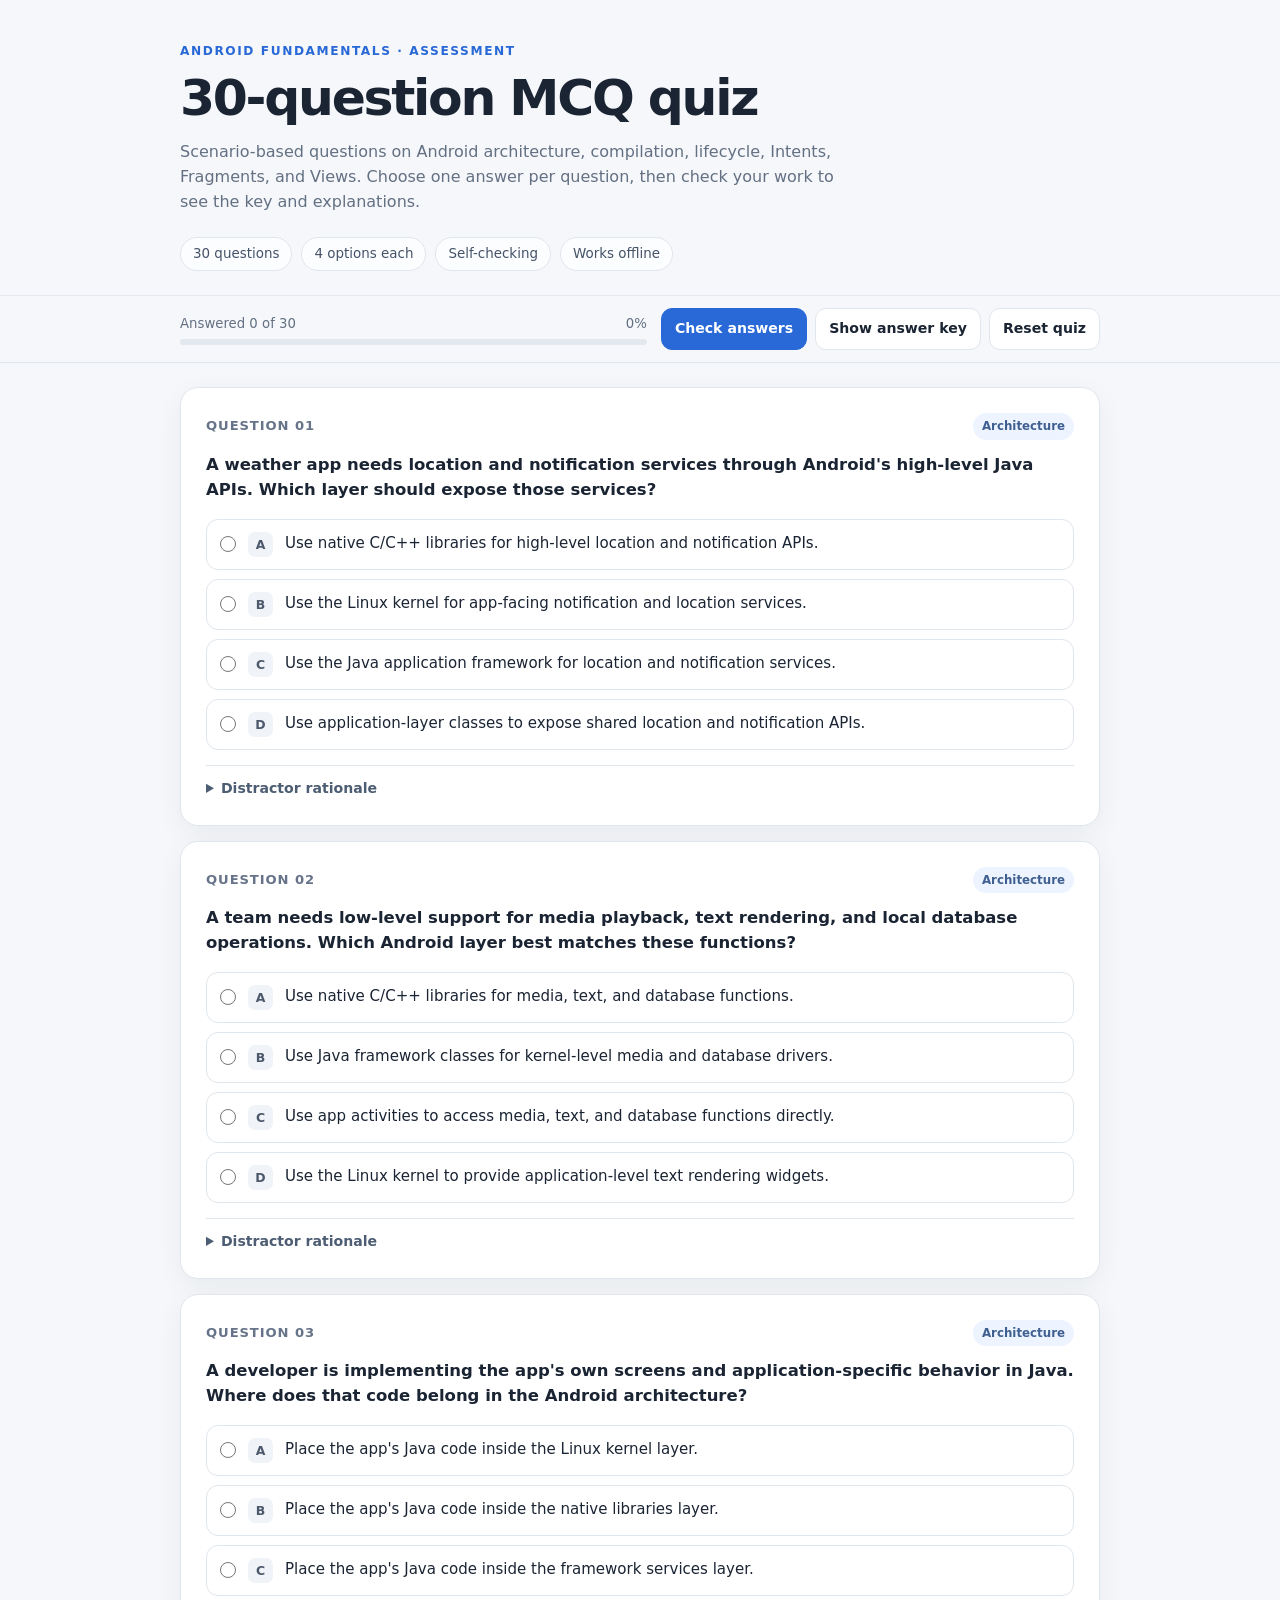
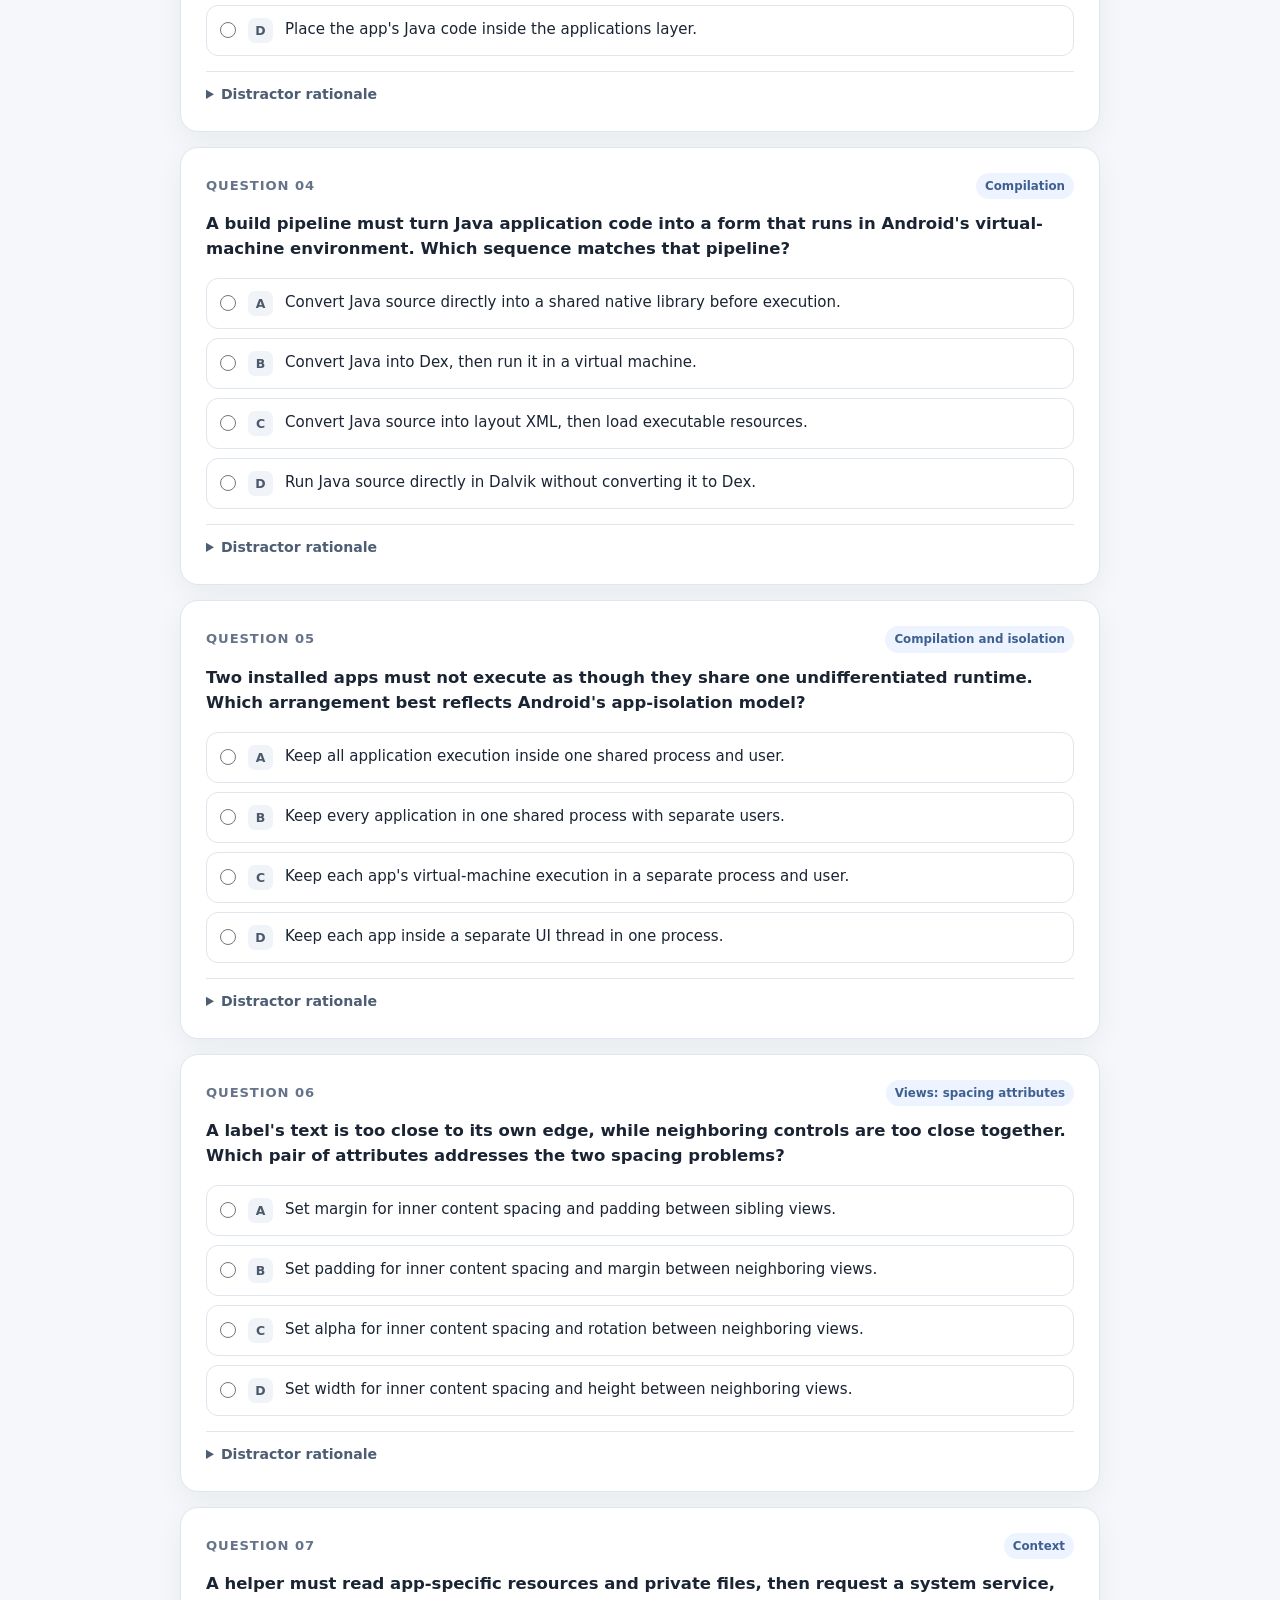
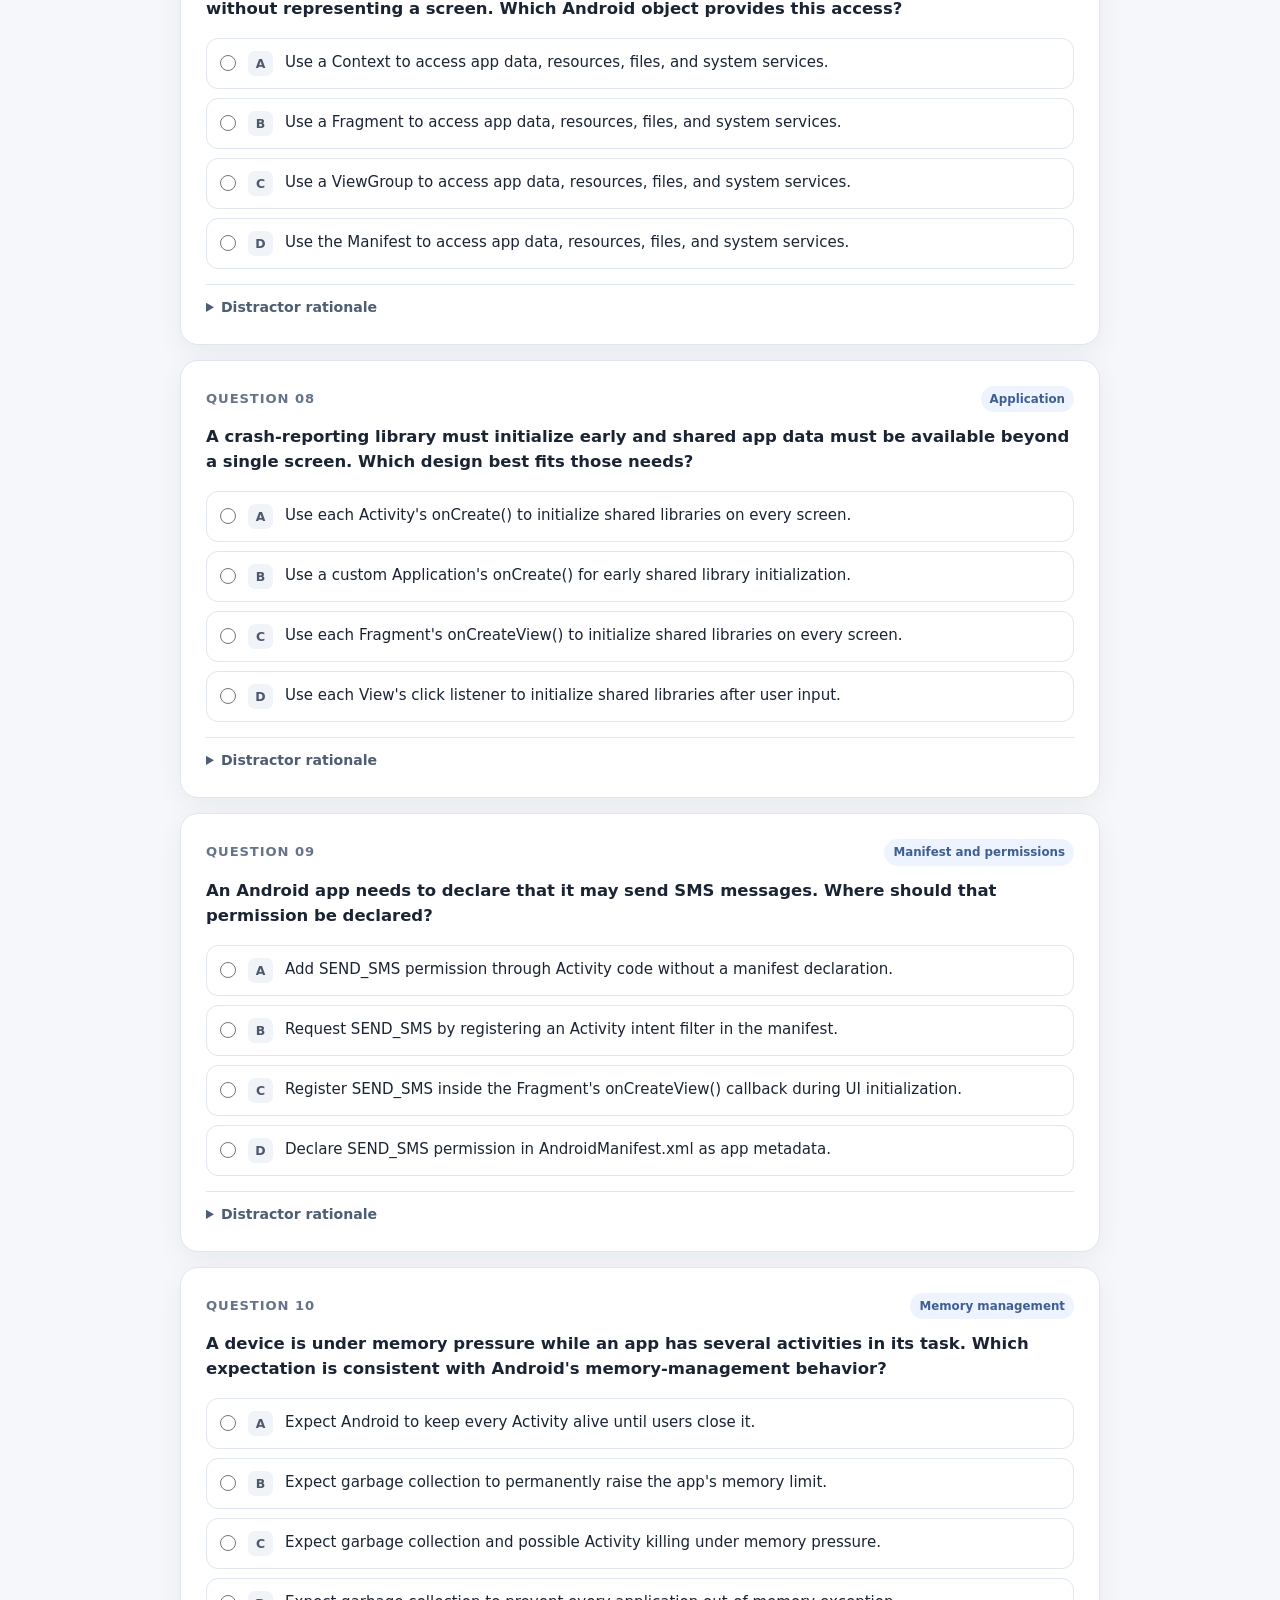
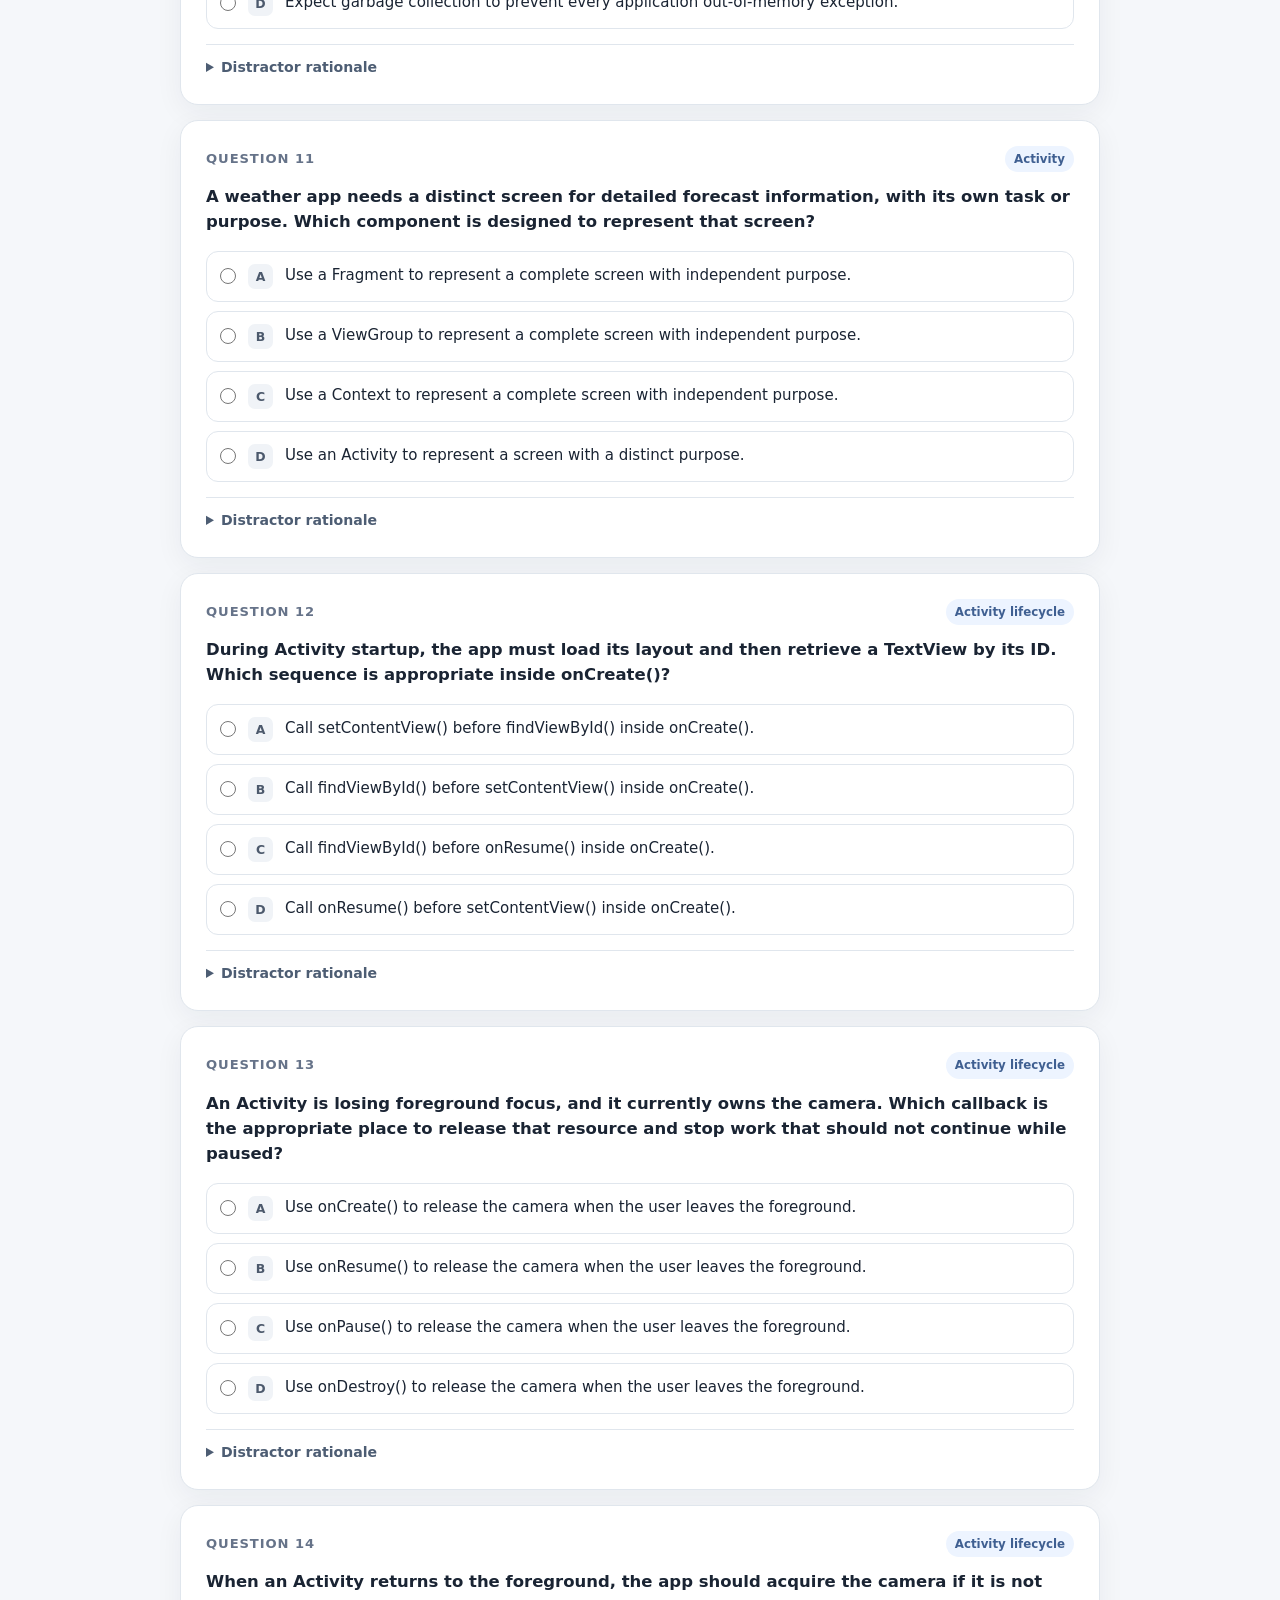
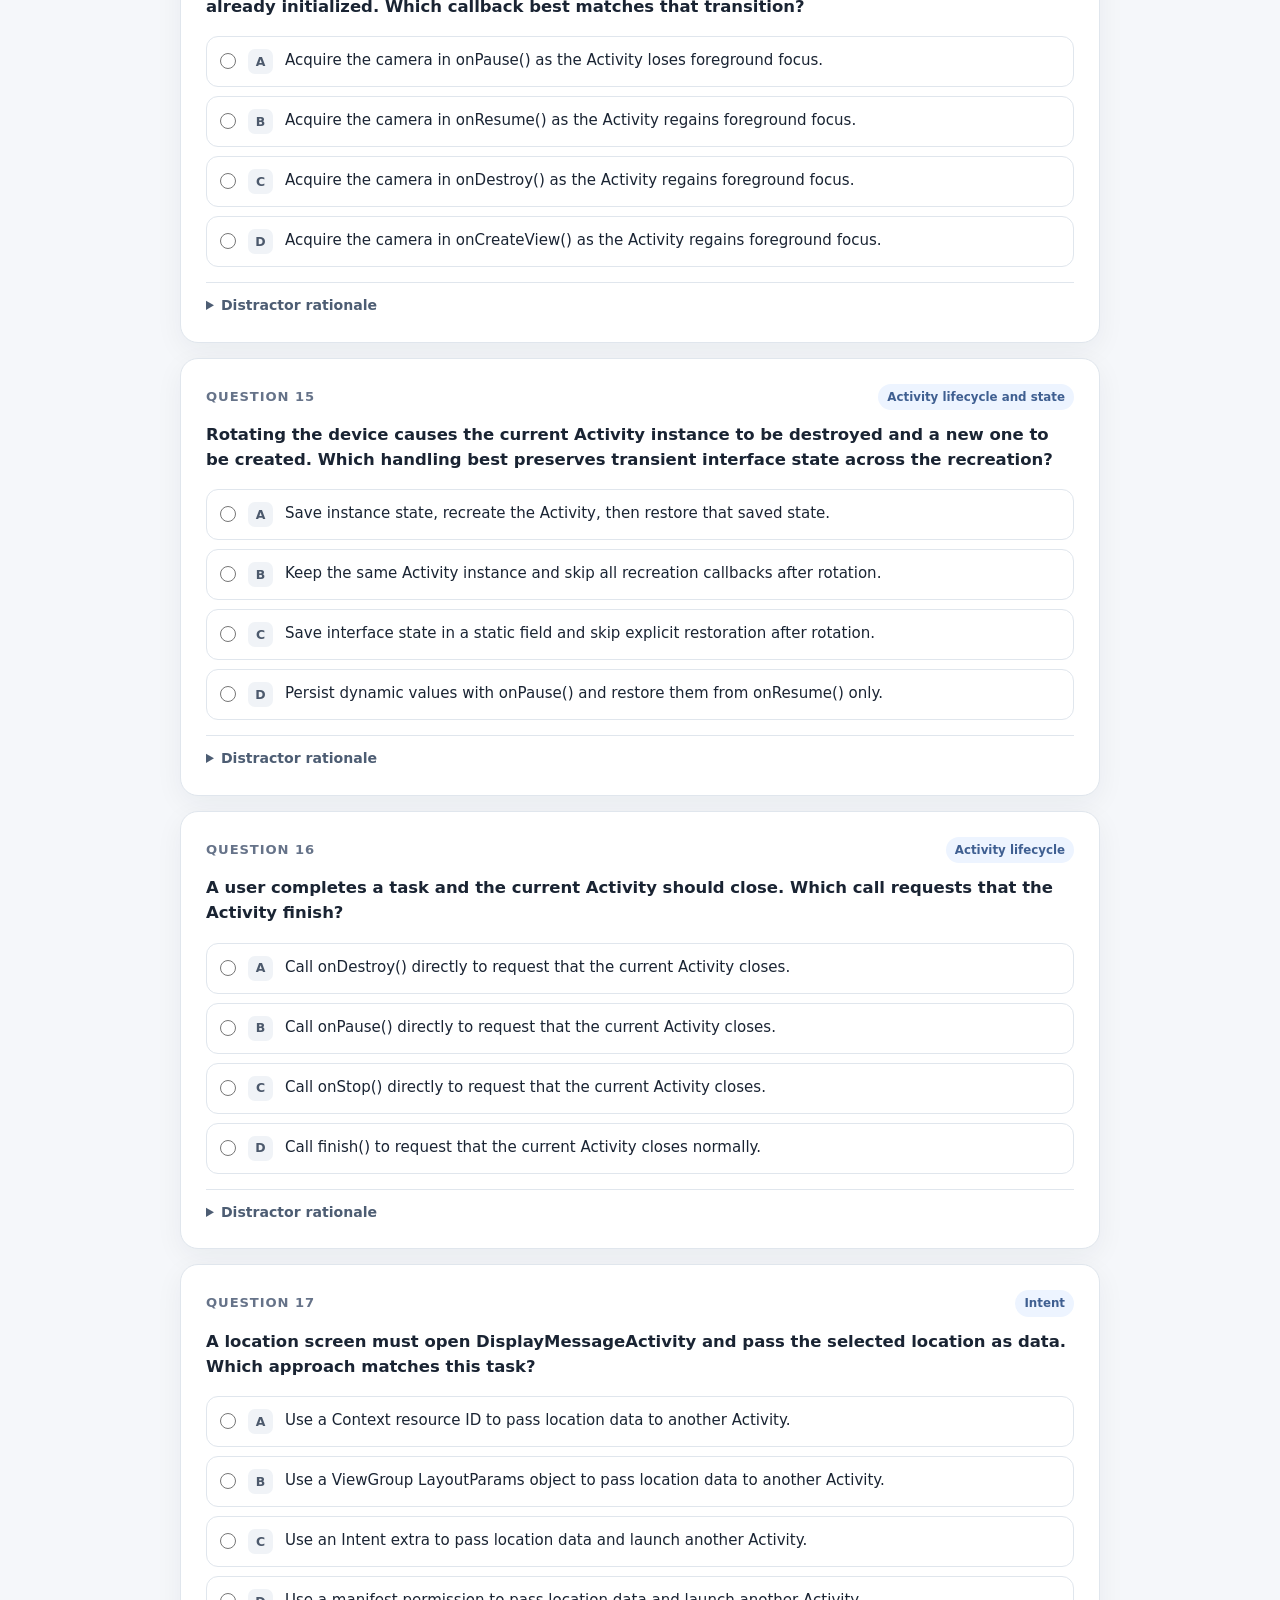
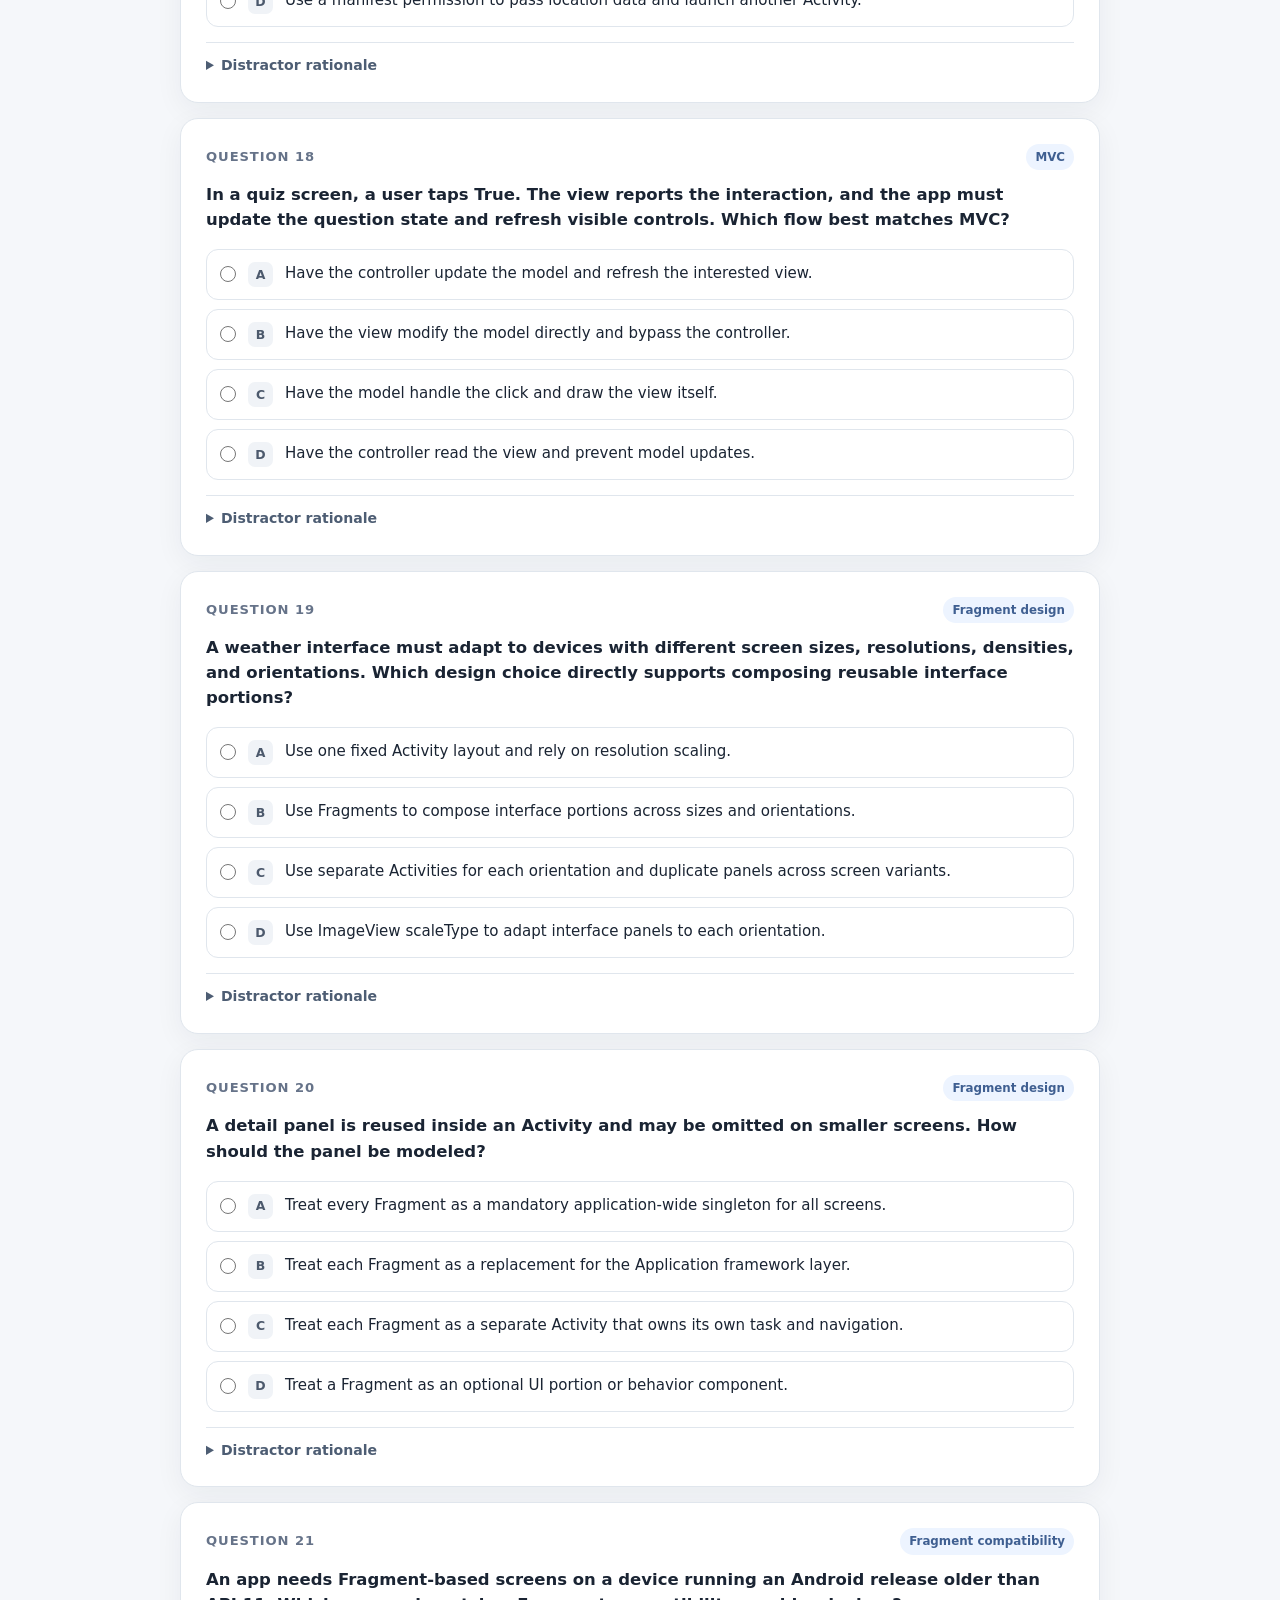
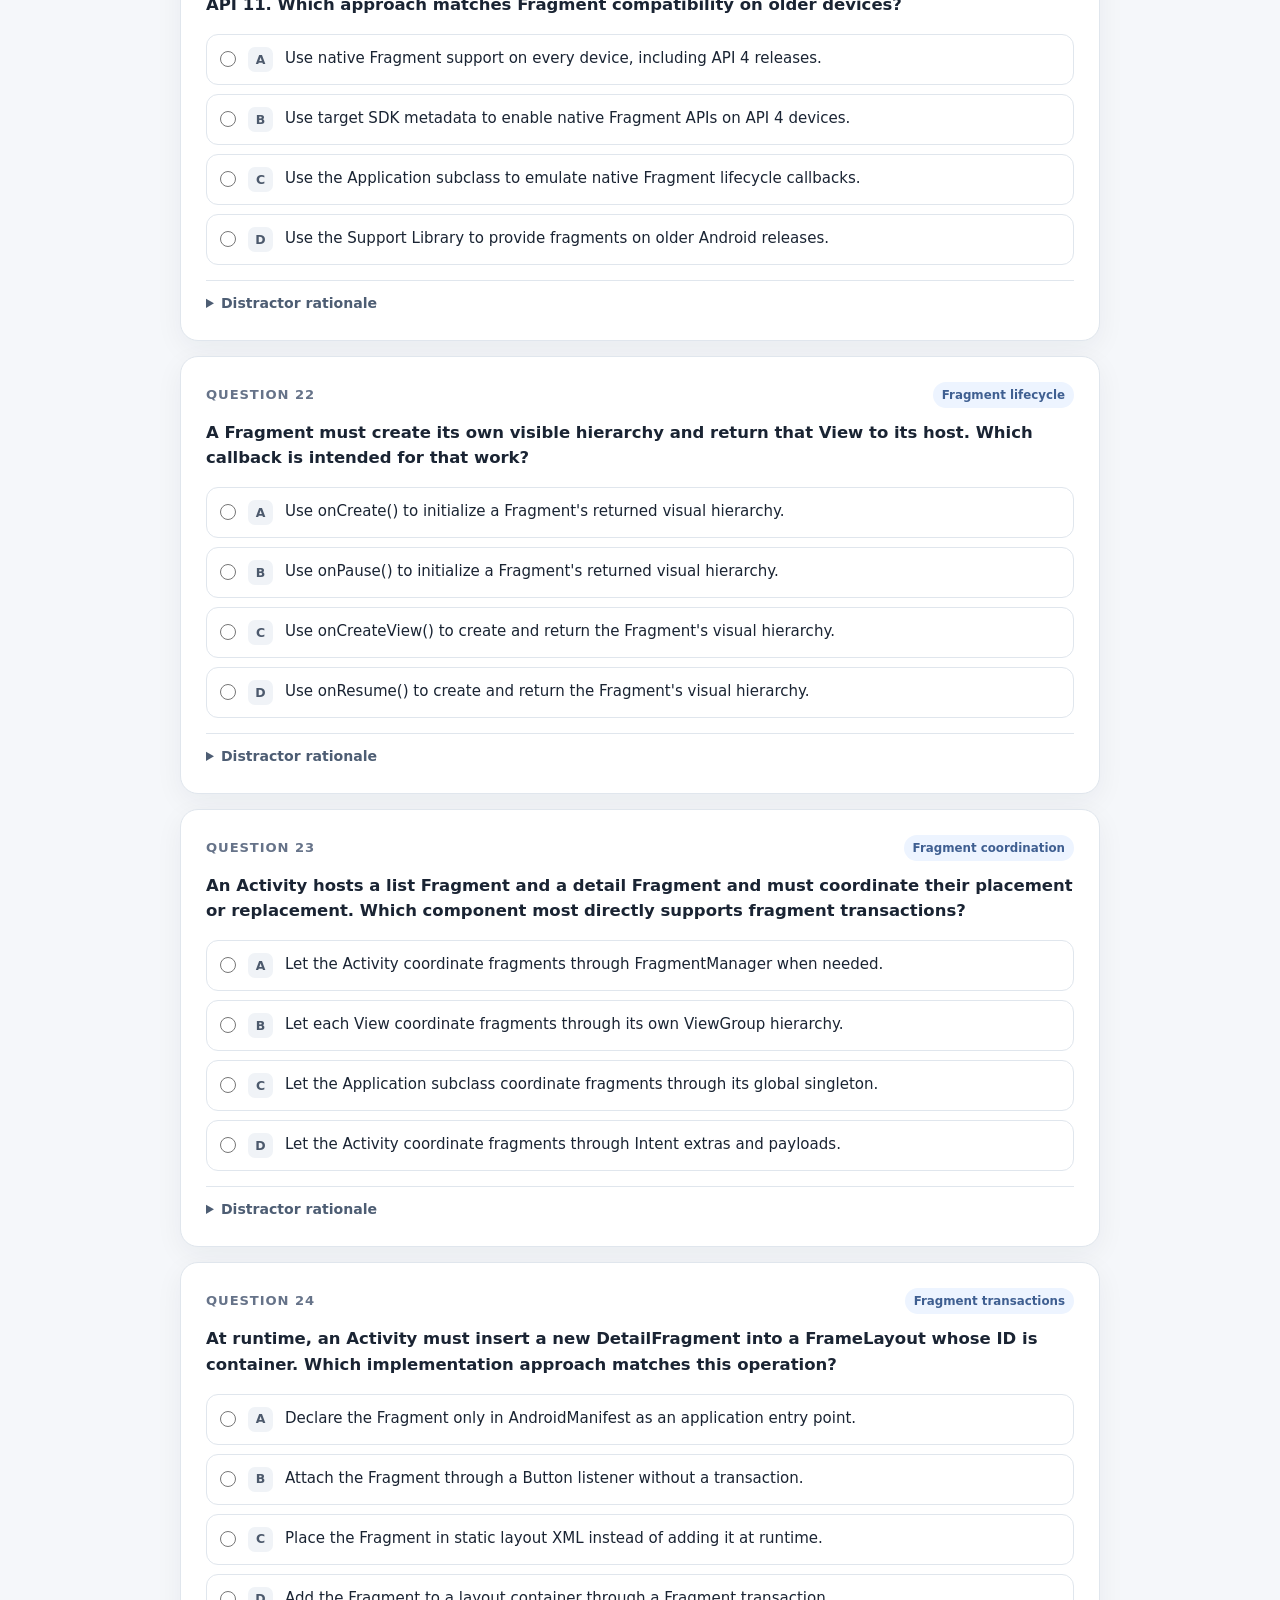
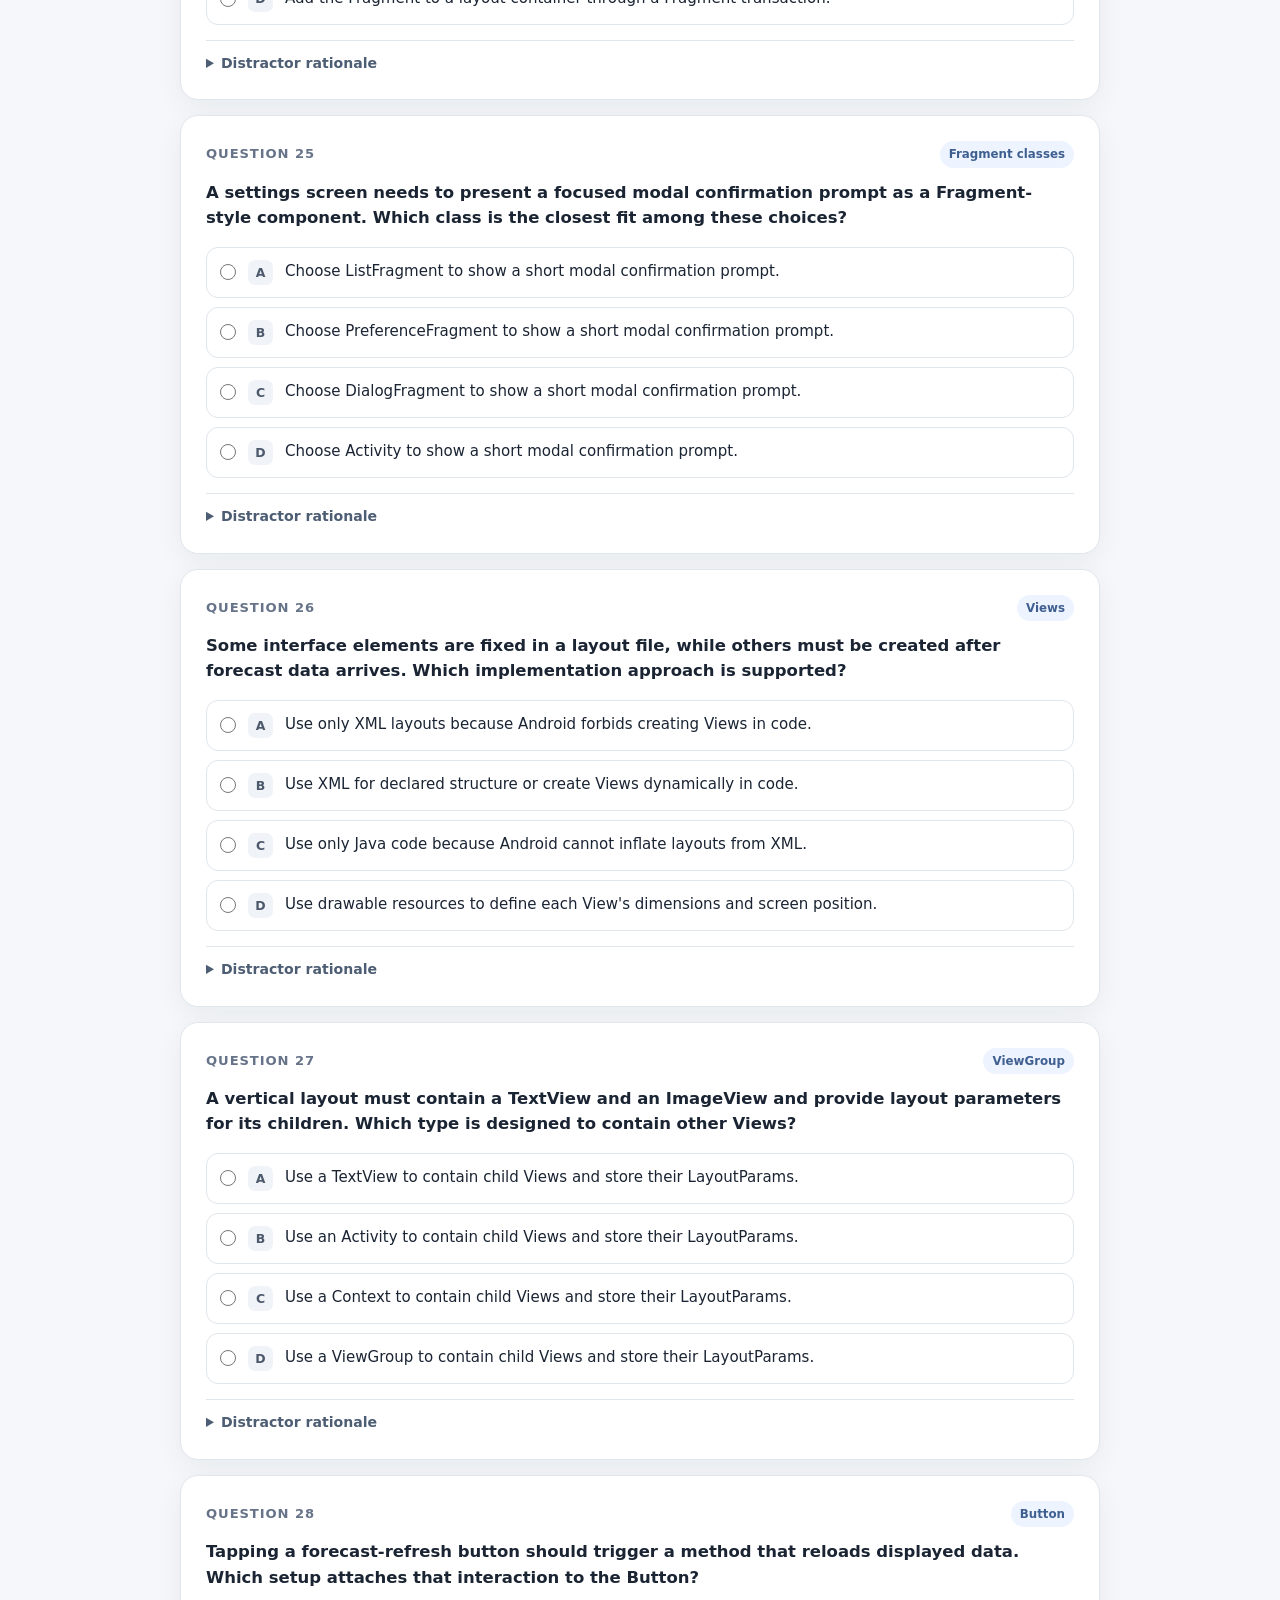
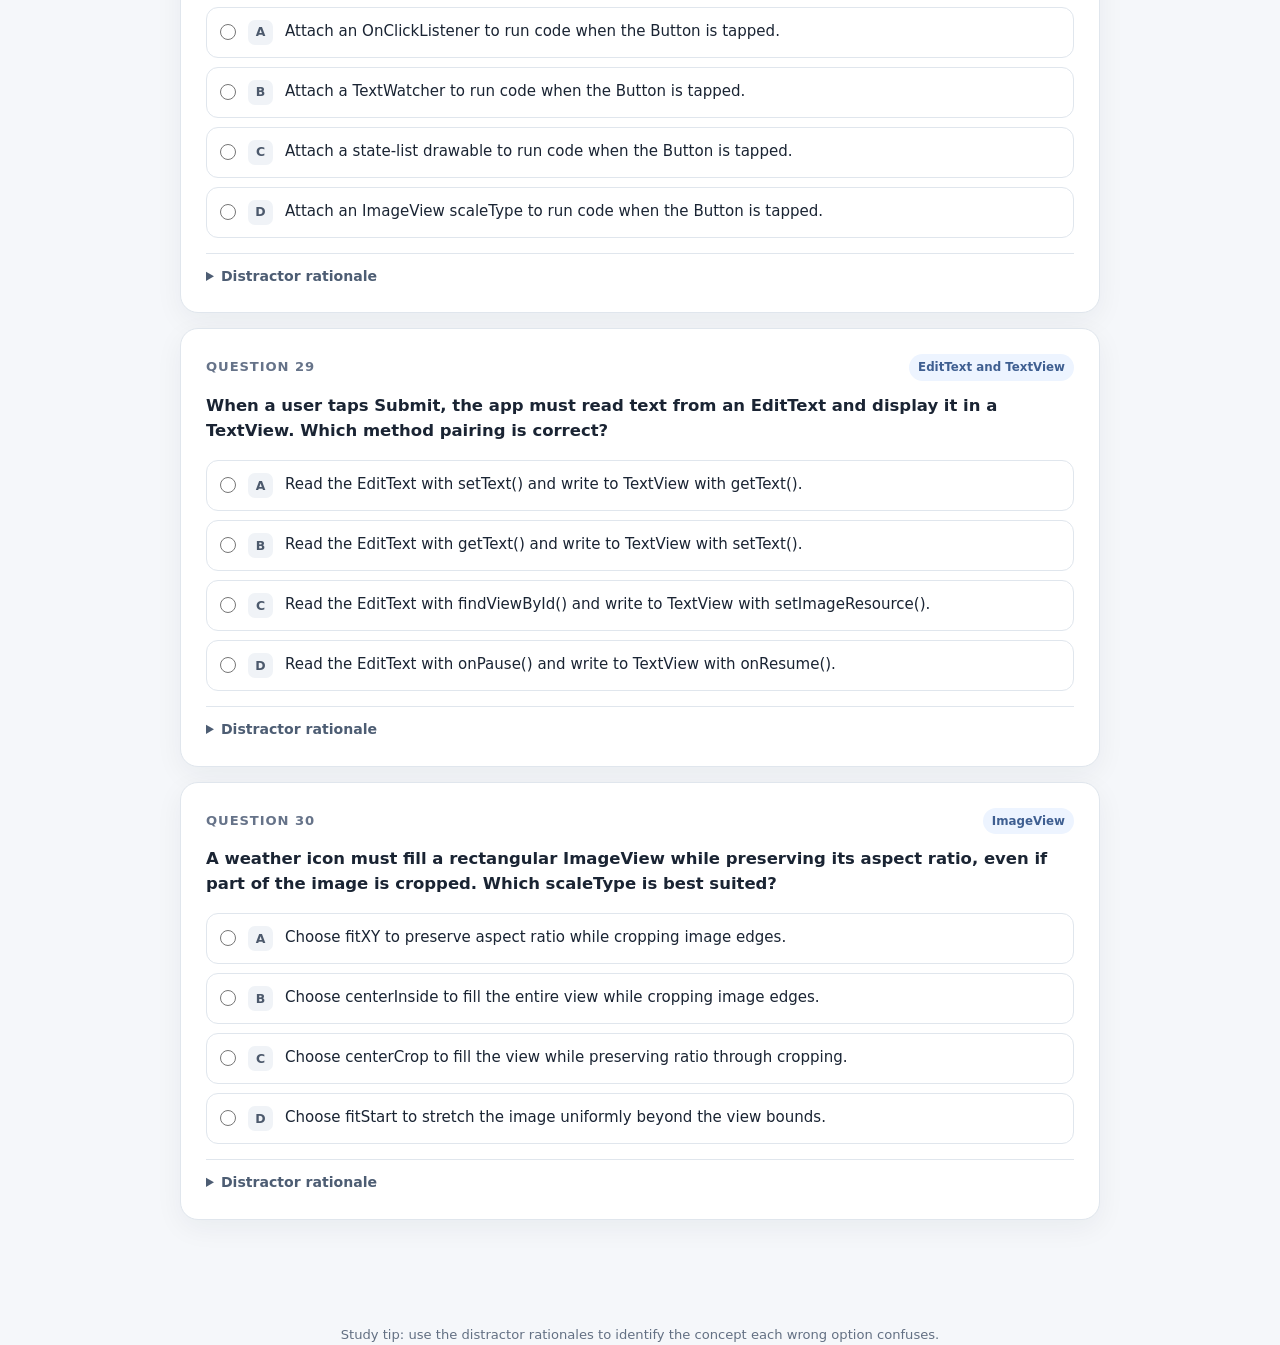
<file: quizzez/android_fundamentals_30_mcqs.html>
<!doctype html>
<html lang="en">
<head>
  <meta charset="utf-8">
  <meta name="viewport" content="width=device-width, initial-scale=1">
  <meta name="color-scheme" content="light">
  <title>Android Fundamentals | 30-Question MCQ Quiz</title>
  <style>
    :root {
      --bg: #f5f7fa;
      --paper: #ffffff;
      --ink: #1a2433;
      --muted: #637083;
      --line: #e0e6ed;
      --accent: #2868d7;
      --accent-soft: #edf4ff;
      --correct: #16764a;
      --correct-soft: #eaf7f0;
      --wrong: #b42335;
      --wrong-soft: #fff0f1;
      --shadow: 0 8px 28px rgba(23, 35, 55, .055);
      --radius: 18px;
    }
    * { box-sizing: border-box; }
    html { scroll-behavior: smooth; }
    body {
      margin: 0;
      background: var(--bg);
      color: var(--ink);
      font: 16px/1.55 Inter, ui-sans-serif, system-ui, -apple-system, BlinkMacSystemFont, "Segoe UI", sans-serif;
    }
    button, input { font: inherit; }
    .shell { width: min(100% - 32px, 920px); margin: 0 auto; }
    .hero { padding: 42px 0 24px; }
    .eyebrow {
      color: var(--accent); font-size: .76rem; font-weight: 800; letter-spacing: .13em;
      text-transform: uppercase; margin: 0 0 10px;
    }
    h1 { font-size: clamp(2rem, 5vw, 3.15rem); line-height: 1.08; letter-spacing: -.045em; margin: 0; }
    .sub { max-width: 670px; color: var(--muted); margin: 15px 0 22px; font-size: 1rem; }
    .stats { display: flex; gap: 9px; flex-wrap: wrap; }
    .stat { border: 1px solid var(--line); background: rgba(255,255,255,.76); border-radius: 999px; padding: 6px 12px; color: #455268; font-size: .84rem; }
    .toolbar {
      position: sticky; top: 0; z-index: 5; background: rgba(245,247,250,.94); backdrop-filter: blur(12px);
      border-top: 1px solid rgba(224,230,237,.75); border-bottom: 1px solid var(--line); padding: 12px 0;
    }
    .toolbar-inner { display: flex; align-items: center; justify-content: space-between; gap: 14px; flex-wrap: wrap; }
    .progress-block { min-width: 175px; flex: 1 1 190px; }
    .progress-label { display: flex; justify-content: space-between; color: var(--muted); font-size: .83rem; margin-bottom: 5px; gap: 10px; }
    .track { width: 100%; height: 6px; background: #e3e8ef; border-radius: 20px; overflow: hidden; }
    .track-fill { width: 0; height: 100%; background: var(--accent); border-radius: inherit; transition: width .18s ease; }
    .actions { display: flex; gap: 8px; flex-wrap: wrap; }
    .btn { border: 1px solid var(--line); background: var(--paper); color: var(--ink); padding: 9px 13px; border-radius: 11px; font-weight: 700; font-size: .88rem; cursor: pointer; }
    .btn:hover { border-color: #aebbd0; transform: translateY(-1px); }
    .btn-primary { background: var(--accent); border-color: var(--accent); color: white; }
    .btn-primary:hover { background: #1f59bc; border-color: #1f59bc; }
    .btn:focus-visible, input:focus-visible + .choice-text, summary:focus-visible { outline: 3px solid #92b8ff; outline-offset: 3px; }
    #result { display: none; margin: 22px auto 0; padding: 18px 20px; border: 1px solid var(--line); border-radius: var(--radius); background: var(--paper); box-shadow: var(--shadow); }
    #result.show { display: block; }
    #result h2 { margin: 0 0 3px; font-size: 1.25rem; }
    #result p { margin: 0; color: var(--muted); }
    main { padding: 24px 0 64px; }
    .question-card { background: var(--paper); border: 1px solid var(--line); border-radius: var(--radius); padding: clamp(17px, 3.2vw, 25px); margin: 0 0 15px; box-shadow: var(--shadow); scroll-margin-top: 110px; }
    .q-top { display: flex; align-items: center; justify-content: space-between; gap: 12px; margin-bottom: 12px; }
    .q-number { color: #667389; font-size: .82rem; font-weight: 800; letter-spacing: .07em; }
    .topic { font-size: .74rem; color: #3f5f91; background: var(--accent-soft); border-radius: 999px; padding: 4px 9px; white-space: nowrap; font-weight: 700; }
    .stem { font-weight: 720; font-size: 1.03rem; line-height: 1.52; margin: 0 0 17px; }
    fieldset { padding: 0; margin: 0; border: 0; min-width: 0; }
    .choices { display: grid; gap: 9px; }
    .choice { position: relative; display: flex; align-items: flex-start; gap: 12px; padding: 12px 13px; border: 1px solid var(--line); border-radius: 12px; cursor: pointer; background: #fff; transition: border-color .15s, background .15s; }
    .choice:hover { border-color: #a9bddb; background: #fbfdff; }
    .choice input { accent-color: var(--accent); margin: 4px 0 0; flex: 0 0 auto; width: 16px; height: 16px; }
    .letter { display: inline-grid; place-items: center; width: 25px; height: 25px; border-radius: 7px; flex: 0 0 25px; background: #f0f3f7; color: #4c596c; font-weight: 800; font-size: .78rem; }
    .choice-text { flex: 1; min-width: 0; font-size: .94rem; }
    .choice.selected { border-color: #80a8ef; background: var(--accent-soft); }
    .choice.correct { border-color: #81c8a5; background: var(--correct-soft); }
    .choice.correct .letter { background: #d2efdf; color: var(--correct); }
    .choice.incorrect { border-color: #e8a1a8; background: var(--wrong-soft); }
    .choice.incorrect .letter { background: #ffdbde; color: var(--wrong); }
    .feedback { display: none; margin-top: 13px; border-radius: 11px; padding: 11px 13px; font-size: .9rem; }
    .feedback.show { display: block; }
    .feedback.good { background: var(--correct-soft); color: #135b3c; }
    .feedback.bad { background: var(--wrong-soft); color: #8e1e2b; }
    .feedback strong { display: block; margin-bottom: 2px; }
    details { border-top: 1px solid var(--line); margin-top: 15px; padding-top: 12px; }
    summary { cursor: pointer; color: #4d5d73; font-size: .88rem; font-weight: 750; width: fit-content; }
    .rationale-list { padding: 0 0 0 19px; margin: 10px 0 0; color: #526074; font-size: .86rem; }
    .rationale-list li { padding-left: 3px; margin: 7px 0; }
    .rationale-list b { color: var(--ink); }
    .footer-note { color: var(--muted); text-align: center; font-size: .82rem; margin-top: 26px; }
    @media (max-width: 600px) {
      .shell { width: min(100% - 20px, 920px); }
      .hero { padding-top: 30px; }
      .toolbar-inner { align-items: stretch; }
      .progress-block { flex-basis: 100%; }
      .actions { display: grid; grid-template-columns: 1fr 1fr; }
      .btn { padding: 10px 9px; }
      .question-card { border-radius: 14px; }
      .choice { gap: 9px; padding: 11px 10px; }
      .choice-text { font-size: .91rem; }
    }
    @media print {
      body { background: white; }
      .toolbar, .actions, #result { display: none !important; }
      .hero { padding: 10px 0 20px; }
      .question-card { box-shadow: none; break-inside: avoid; }
      details { display: block; }
      details > * { display: block !important; }
    }
  </style>
</head>
<body>
  <header class="hero shell">
    <p class="eyebrow">Android fundamentals · assessment</p>
    <h1>30-question MCQ quiz</h1>
    <p class="sub">Scenario-based questions on Android architecture, compilation, lifecycle, Intents, Fragments, and Views. Choose one answer per question, then check your work to see the key and explanations.</p>
    <div class="stats" aria-label="Quiz information">
      <span class="stat">30 questions</span><span class="stat">4 options each</span><span class="stat">Self-checking</span><span class="stat">Works offline</span>
    </div>
  </header>
  <div class="toolbar">
    <div class="shell toolbar-inner">
      <div class="progress-block">
        <div class="progress-label"><span id="progressText">Answered 0 of 30</span><span id="progressPercent">0%</span></div>
        <div class="track" role="progressbar" aria-label="Questions answered" aria-valuemin="0" aria-valuemax="30" aria-valuenow="0" id="progressTrack"><div class="track-fill" id="progressFill"></div></div>
      </div>
      <div class="actions">
        <button class="btn btn-primary" id="checkBtn" type="button">Check answers</button>
        <button class="btn" id="keyBtn" type="button" aria-expanded="false">Show answer key</button>
        <button class="btn" id="resetBtn" type="button">Reset quiz</button>
      </div>
    </div>
  </div>
  <section id="result" class="shell" aria-live="polite">
    <h2 id="resultTitle">Your result</h2><p id="resultText"></p>
  </section>
  <section id="answerKey" class="shell" hidden style="padding-top:16px;">
    <div style="background:#fff;border:1px solid var(--line);border-radius:14px;padding:16px 18px;">
      <h2 style="margin:0 0 8px;font-size:1.05rem;">Answer key</h2><p id="keyList" style="margin:0;color:var(--muted);line-height:1.9;"></p>
    </div>
  </section>
  <main class="shell" id="quizForm" aria-label="Android Fundamentals multiple choice questions"></main>
  <footer class="shell footer-note">Study tip: use the distractor rationales to identify the concept each wrong option confuses.</footer>
  <script>
    const QUESTIONS = [{"topic": "Architecture", "stem": "A weather app needs location and notification services through Android's high-level Java APIs. Which layer should expose those services?", "options": ["Use native C/C++ libraries for high-level location and notification APIs.", "Use the Linux kernel for app-facing notification and location services.", "Use the Java application framework for location and notification services.", "Use application-layer classes to expose shared location and notification APIs."], "correct": 2, "why": "The application framework is the higher-level Java layer that exposes services such as location and notifications.", "rationales": {"A": "Confuses lower-level native libraries with the framework's higher-level service APIs.", "B": "Assigns application-facing framework services to the kernel layer.", "D": "Confuses an app's own code with the operating system's shared service layer."}, "answerLetter": "C"}, {"topic": "Architecture", "stem": "A team needs low-level support for media playback, text rendering, and local database operations. Which Android layer best matches these functions?", "options": ["Use native C/C++ libraries for media, text, and database functions.", "Use Java framework classes for kernel-level media and database drivers.", "Use app activities to access media, text, and database functions directly.", "Use the Linux kernel to provide application-level text rendering widgets."], "correct": 0, "why": "Android native libraries, mostly written in C/C++, provide low-level media, text-rendering, and database functions.", "rationales": {"B": "Mixes higher-level Java framework APIs with low-level driver responsibilities.", "C": "Confuses the app component calling these features with the low-level layer providing them.", "D": "Places application-facing text widgets in the kernel rather than the UI framework."}, "answerLetter": "A"}, {"topic": "Architecture", "stem": "A developer is implementing the app's own screens and application-specific behavior in Java. Where does that code belong in the Android architecture?", "options": ["Place the app's Java code inside the Linux kernel layer.", "Place the app's Java code inside the native libraries layer.", "Place the app's Java code inside the framework services layer.", "Place the app's Java code inside the applications layer."], "correct": 3, "why": "The applications layer is where developers implement their own apps, including Java screens and application-specific behavior.", "rationales": {"A": "Confuses application code with the operating-system kernel.", "B": "Confuses app-specific Java logic with low-level native libraries.", "C": "Confuses the shared framework APIs used by apps with the apps themselves."}, "answerLetter": "D"}, {"topic": "Compilation", "stem": "A build pipeline must turn Java application code into a form that runs in Android's virtual-machine environment. Which sequence matches that pipeline?", "options": ["Convert Java source directly into a shared native library before execution.", "Convert Java into Dex, then run it in a virtual machine.", "Convert Java source into layout XML, then load executable resources.", "Run Java source directly in Dalvik without converting it to Dex."], "correct": 1, "why": "Android converts Java code to Dex and then runs it through a virtual machine.", "rationales": {"A": "Substitutes native-library compilation for the Java-to-Dex virtual-machine path.", "C": "Confuses layout resources with the executable code that the virtual machine runs.", "D": "Skips Dex conversion and treats Java source as directly executable by Dalvik."}, "answerLetter": "B"}, {"topic": "Compilation and isolation", "stem": "Two installed apps must not execute as though they share one undifferentiated runtime. Which arrangement best reflects Android's app-isolation model?", "options": ["Keep all application execution inside one shared process and user.", "Keep every application in one shared process with separate users.", "Keep each app's virtual-machine execution in a separate process and user.", "Keep each app inside a separate UI thread in one process."], "correct": 2, "why": "Android isolates app execution through separated processes and users.", "rationales": {"A": "Removes both process separation and user separation.", "B": "Keeps a shared process, so it does not match the full isolation model.", "D": "Confuses a UI thread with process-level isolation between applications."}, "answerLetter": "C"}, {"topic": "Views: spacing attributes", "stem": "A label's text is too close to its own edge, while neighboring controls are too close together. Which pair of attributes addresses the two spacing problems?", "options": ["Set margin for inner content spacing and padding between sibling views.", "Set padding for inner content spacing and margin between neighboring views.", "Set alpha for inner content spacing and rotation between neighboring views.", "Set width for inner content spacing and height between neighboring views."], "correct": 1, "why": "Padding adds space inside a view's boundary; margin adds space outside it relative to neighboring views.", "rationales": {"A": "Reverses the roles of padding and margin.", "C": "Alpha and rotation affect appearance, not internal and external spacing.", "D": "Width and height set dimensions rather than the two kinds of spacing."}, "answerLetter": "B"}, {"topic": "Context", "stem": "A helper must read app-specific resources and private files, then request a system service, without representing a screen. Which Android object provides this access?", "options": ["Use a Context to access app data, resources, files, and system services.", "Use a Fragment to access app data, resources, files, and system services.", "Use a ViewGroup to access app data, resources, files, and system services.", "Use the Manifest to access app data, resources, files, and system services."], "correct": 0, "why": "Context provides access to application-specific data, resources, private files, assets, and system services.", "rationales": {"B": "Context provides app access; a Fragment instead represents part of a UI or behavior.", "C": "A ViewGroup contains child views and manages layout rather than supplying Context access.", "D": "The manifest stores application metadata; it is not a runtime access object."}, "answerLetter": "A"}, {"topic": "Application", "stem": "A crash-reporting library must initialize early and shared app data must be available beyond a single screen. Which design best fits those needs?", "options": ["Use each Activity's onCreate() to initialize shared libraries on every screen.", "Use a custom Application's onCreate() for early shared library initialization.", "Use each Fragment's onCreateView() to initialize shared libraries on every screen.", "Use each View's click listener to initialize shared libraries after user input."], "correct": 1, "why": "A custom Application subclass can hold global data and initialize libraries early in onCreate().", "rationales": {"A": "Repeats process-wide initialization at the screen level instead of centralizing it.", "C": "A Fragment view callback is tied to UI creation, not early application-wide setup.", "D": "A click listener initializes too late and only after a particular interaction."}, "answerLetter": "B"}, {"topic": "Manifest and permissions", "stem": "An Android app needs to declare that it may send SMS messages. Where should that permission be declared?", "options": ["Add SEND_SMS permission through Activity code without a manifest declaration.", "Request SEND_SMS by registering an Activity intent filter in the manifest.", "Register SEND_SMS inside the Fragment's onCreateView() callback during UI initialization.", "Declare SEND_SMS permission in AndroidManifest.xml as app metadata."], "correct": 3, "why": "AndroidManifest.xml holds application metadata, including permission declarations such as SEND_SMS.", "rationales": {"A": "Confuses a manifest permission declaration with trying to request access only in Activity code.", "B": "Confuses an intent filter used for routing with a permission declaration.", "C": "Confuses a Fragment UI callback with the manifest's metadata declaration."}, "answerLetter": "D"}, {"topic": "Memory management", "stem": "A device is under memory pressure while an app has several activities in its task. Which expectation is consistent with Android's memory-management behavior?", "options": ["Expect Android to keep every Activity alive until users close it.", "Expect garbage collection to permanently raise the app's memory limit.", "Expect garbage collection and possible Activity killing under memory pressure.", "Expect garbage collection to prevent every application out-of-memory exception."], "correct": 2, "why": "Android uses garbage collection within per-app memory limits; low memory can lead to Activity killing or out-of-memory exceptions.", "rationales": {"A": "Assumes activities are guaranteed to remain alive even when memory is scarce.", "B": "Garbage collection reclaims eligible memory; it does not permanently raise the app's limit.", "D": "Confuses memory reclamation with preventing every application out-of-memory exception."}, "answerLetter": "C"}, {"topic": "Activity", "stem": "A weather app needs a distinct screen for detailed forecast information, with its own task or purpose. Which component is designed to represent that screen?", "options": ["Use a Fragment to represent a complete screen with independent purpose.", "Use a ViewGroup to represent a complete screen with independent purpose.", "Use a Context to represent a complete screen with independent purpose.", "Use an Activity to represent a screen with a distinct purpose."], "correct": 3, "why": "An Activity is a fundamental application component associated with displaying a single screen and a distinct task or purpose.", "rationales": {"A": "A Fragment represents a portion of UI or behavior and is optional within an Activity.", "B": "A ViewGroup is a UI container, not the screen-level Activity component.", "C": "Context provides access to app resources and system services rather than representing a screen."}, "answerLetter": "D"}, {"topic": "Activity lifecycle", "stem": "During Activity startup, the app must load its layout and then retrieve a TextView by its ID. Which sequence is appropriate inside onCreate()?", "options": ["Call setContentView() before findViewById() inside onCreate().", "Call findViewById() before setContentView() inside onCreate().", "Call findViewById() before onResume() inside onCreate().", "Call onResume() before setContentView() inside onCreate()."], "correct": 0, "why": "The layout is set with setContentView() before the code retrieves its TextView using findViewById().", "rationales": {"B": "Attempts to find a view before the Activity has loaded the layout containing it.", "C": "Calls a foreground callback as if it were an initialization step inside onCreate().", "D": "Calls onResume() manually before layout setup instead of letting Android manage lifecycle order."}, "answerLetter": "A"}, {"topic": "Activity lifecycle", "stem": "An Activity is losing foreground focus, and it currently owns the camera. Which callback is the appropriate place to release that resource and stop work that should not continue while paused?", "options": ["Use onCreate() to release the camera when the user leaves the foreground.", "Use onResume() to release the camera when the user leaves the foreground.", "Use onPause() to release the camera when the user leaves the foreground.", "Use onDestroy() to release the camera when the user leaves the foreground."], "correct": 2, "why": "onPause() is a suitable point to stop heavy work, save unsaved changes, and release resources such as the camera.", "rationales": {"A": "onCreate() initializes the Activity; it is not the pause-time cleanup callback.", "B": "onResume() is associated with returning to the foreground and acquiring resources.", "D": "Waiting until destruction delays resource release beyond the pause transition."}, "answerLetter": "C"}, {"topic": "Activity lifecycle", "stem": "When an Activity returns to the foreground, the app should acquire the camera if it is not already initialized. Which callback best matches that transition?", "options": ["Acquire the camera in onPause() as the Activity loses foreground focus.", "Acquire the camera in onResume() as the Activity regains foreground focus.", "Acquire the camera in onDestroy() as the Activity regains foreground focus.", "Acquire the camera in onCreateView() as the Activity regains foreground focus."], "correct": 1, "why": "onResume() is called as the Activity comes to the foreground, making it the corresponding place to reacquire the camera in this example.", "rationales": {"A": "onPause() marks loss of foreground focus, not the return to it.", "C": "onDestroy() belongs to teardown rather than reacquiring foreground resources.", "D": "onCreateView() initializes a Fragment's view, not an Activity's foreground transition."}, "answerLetter": "B"}, {"topic": "Activity lifecycle and state", "stem": "Rotating the device causes the current Activity instance to be destroyed and a new one to be created. Which handling best preserves transient interface state across the recreation?", "options": ["Save instance state, recreate the Activity, then restore that saved state.", "Keep the same Activity instance and skip all recreation callbacks after rotation.", "Save interface state in a static field and skip explicit restoration after rotation.", "Persist dynamic values with onPause() and restore them from onResume() only."], "correct": 0, "why": "The app can save instance state, create a new Activity, and restore the saved values.", "rationales": {"B": "Contradicts the scenario in which rotation recreates the Activity instance.", "C": "A static field is not a reliable substitute for explicit state restoration after recreation.", "D": "Pausing and resuming alone do not replace saving and restoring instance state across recreation."}, "answerLetter": "A"}, {"topic": "Activity lifecycle", "stem": "A user completes a task and the current Activity should close. Which call requests that the Activity finish?", "options": ["Call onDestroy() directly to request that the current Activity closes.", "Call onPause() directly to request that the current Activity closes.", "Call onStop() directly to request that the current Activity closes.", "Call finish() to request that the current Activity closes normally."], "correct": 3, "why": "finish() requests closure of the current Activity; lifecycle callbacks are managed by Android.", "rationales": {"A": "onDestroy() is a lifecycle callback, not the method an app calls to request closure.", "B": "onPause() is a lifecycle callback for a pause transition, not a close request.", "C": "onStop() is a lifecycle callback, not a method for requesting Activity closure."}, "answerLetter": "D"}, {"topic": "Intent", "stem": "A location screen must open DisplayMessageActivity and pass the selected location as data. Which approach matches this task?", "options": ["Use a Context resource ID to pass location data to another Activity.", "Use a ViewGroup LayoutParams object to pass location data to another Activity.", "Use an Intent extra to pass location data and launch another Activity.", "Use a manifest permission to pass location data and launch another Activity."], "correct": 2, "why": "An Intent can launch another Activity and carry data in an extra, such as the location string.", "rationales": {"A": "A resource ID identifies a resource; it is not the messaging payload mechanism shown.", "B": "LayoutParams describes view sizing and placement rather than inter-component messaging.", "D": "A permission controls access; it does not carry the selected location as data."}, "answerLetter": "C"}, {"topic": "MVC", "stem": "In a quiz screen, a user taps True. The view reports the interaction, and the app must update the question state and refresh visible controls. Which flow best matches MVC?", "options": ["Have the controller update the model and refresh the interested view.", "Have the view modify the model directly and bypass the controller.", "Have the model handle the click and draw the view itself.", "Have the controller read the view and prevent model updates."], "correct": 0, "why": "In MVC, the view reports input to the controller; the controller updates the model and refreshes the relevant view.", "rationales": {"B": "Bypasses the controller, breaking the MVC interaction flow.", "C": "Confuses the model's data role with click handling and view rendering.", "D": "Reverses the controller's role by preventing the model update needed after input."}, "answerLetter": "A"}, {"topic": "Fragment design", "stem": "A weather interface must adapt to devices with different screen sizes, resolutions, densities, and orientations. Which design choice directly supports composing reusable interface portions?", "options": ["Use one fixed Activity layout and rely on resolution scaling.", "Use Fragments to compose interface portions across sizes and orientations.", "Use separate Activities for each orientation and duplicate panels across screen variants.", "Use ImageView scaleType to adapt interface panels to each orientation."], "correct": 1, "why": "Fragments allow portions of UI or behavior to be composed for varied device configurations.", "rationales": {"A": "Assumes one fixed layout plus scaling is sufficient for every configuration difference.", "C": "Duplicating Activities per orientation increases duplication rather than composing reusable UI portions.", "D": "Confuses image scaling with composing responsive interface portions."}, "answerLetter": "B"}, {"topic": "Fragment design", "stem": "A detail panel is reused inside an Activity and may be omitted on smaller screens. How should the panel be modeled?", "options": ["Treat every Fragment as a mandatory application-wide singleton for all screens.", "Treat each Fragment as a replacement for the Application framework layer.", "Treat each Fragment as a separate Activity that owns its own task and navigation.", "Treat a Fragment as an optional UI portion or behavior component."], "correct": 3, "why": "A Fragment is an optional building block representing a portion of user interface or behavior.", "rationales": {"A": "Treats a Fragment as globally mandatory rather than optional and composable.", "B": "Confuses a UI component with the higher-level application framework.", "C": "Confuses a Fragment with an Activity that owns a screen-level task and navigation."}, "answerLetter": "D"}, {"topic": "Fragment compatibility", "stem": "An app needs Fragment-based screens on a device running an Android release older than API 11. Which approach matches Fragment compatibility on older devices?", "options": ["Use native Fragment support on every device, including API 4 releases.", "Use target SDK metadata to enable native Fragment APIs on API 4 devices.", "Use the Application subclass to emulate native Fragment lifecycle callbacks.", "Use the Support Library to provide fragments on older Android releases."], "correct": 3, "why": "The Support Library provides Fragments on older Android releases, including API 4; native support begins at API 11.", "rationales": {"A": "Native Fragment support begins at API 11, so the API 4 claim is incorrect.", "B": "A target SDK declaration cannot add platform implementations that the device API lacks.", "C": "An Application subclass is not the compatibility layer for older Fragment APIs."}, "answerLetter": "D"}, {"topic": "Fragment lifecycle", "stem": "A Fragment must create its own visible hierarchy and return that View to its host. Which callback is intended for that work?", "options": ["Use onCreate() to initialize a Fragment's returned visual hierarchy.", "Use onPause() to initialize a Fragment's returned visual hierarchy.", "Use onCreateView() to create and return the Fragment's visual hierarchy.", "Use onResume() to create and return the Fragment's visual hierarchy."], "correct": 2, "why": "onCreateView() is the Fragment callback used to initialize and return its view hierarchy.", "rationales": {"A": "onCreate() is associated with Fragment initialization, not returning its view hierarchy.", "B": "onPause() is associated with leaving or pausing, not building the view.", "D": "onResume() is a foreground lifecycle stage, not the view-creation callback."}, "answerLetter": "C"}, {"topic": "Fragment coordination", "stem": "An Activity hosts a list Fragment and a detail Fragment and must coordinate their placement or replacement. Which component most directly supports fragment transactions?", "options": ["Let the Activity coordinate fragments through FragmentManager when needed.", "Let each View coordinate fragments through its own ViewGroup hierarchy.", "Let the Application subclass coordinate fragments through its global singleton.", "Let the Activity coordinate fragments through Intent extras and payloads."], "correct": 0, "why": "An Activity can coordinate Fragments and commonly uses FragmentManager or its support equivalent for transactions.", "rationales": {"B": "A ViewGroup arranges child views; it does not replace FragmentManager coordination.", "C": "Global application data is not the fragment-transaction manager.", "D": "Intent extras carry data between components; they do not manage Fragment transactions."}, "answerLetter": "A"}, {"topic": "Fragment transactions", "stem": "At runtime, an Activity must insert a new DetailFragment into a FrameLayout whose ID is container. Which implementation approach matches this operation?", "options": ["Declare the Fragment only in AndroidManifest as an application entry point.", "Attach the Fragment through a Button listener without a transaction.", "Place the Fragment in static layout XML instead of adding it at runtime.", "Add the Fragment to a layout container through a Fragment transaction."], "correct": 3, "why": "Code can create a Fragment and add it to a layout container using a Fragment transaction.", "rationales": {"A": "The manifest describes app components and metadata; it does not perform this runtime insertion.", "B": "A click listener can trigger the change, but the Fragment still needs a transaction to be added.", "C": "Static XML placement is different from inserting a new Fragment at runtime."}, "answerLetter": "D"}, {"topic": "Fragment classes", "stem": "A settings screen needs to present a focused modal confirmation prompt as a Fragment-style component. Which class is the closest fit among these choices?", "options": ["Choose ListFragment to show a short modal confirmation prompt.", "Choose PreferenceFragment to show a short modal confirmation prompt.", "Choose DialogFragment to show a short modal confirmation prompt.", "Choose Activity to show a short modal confirmation prompt."], "correct": 2, "why": "DialogFragment is the Fragment class associated with dialog-style presentation.", "rationales": {"A": "ListFragment is associated with list-oriented UI rather than dialog presentation.", "B": "PreferenceFragment is associated with preference settings rather than a modal prompt.", "D": "An Activity can host UI, but DialogFragment is the Fragment-based modal component here."}, "answerLetter": "C"}, {"topic": "Views", "stem": "Some interface elements are fixed in a layout file, while others must be created after forecast data arrives. Which implementation approach is supported?", "options": ["Use only XML layouts because Android forbids creating Views in code.", "Use XML for declared structure or create Views dynamically in code.", "Use only Java code because Android cannot inflate layouts from XML.", "Use drawable resources to define each View's dimensions and screen position."], "correct": 1, "why": "Views can be defined in XML layouts or created dynamically in code.", "rationales": {"A": "Incorrectly rules out dynamically created Views.", "C": "Incorrectly rules out XML layout resources.", "D": "Drawable resources provide visuals, not view layout dimensions or screen position."}, "answerLetter": "B"}, {"topic": "ViewGroup", "stem": "A vertical layout must contain a TextView and an ImageView and provide layout parameters for its children. Which type is designed to contain other Views?", "options": ["Use a TextView to contain child Views and store their LayoutParams.", "Use an Activity to contain child Views and store their LayoutParams.", "Use a Context to contain child Views and store their LayoutParams.", "Use a ViewGroup to contain child Views and store their LayoutParams."], "correct": 3, "why": "A ViewGroup contains child Views and uses LayoutParams to describe their layout.", "rationales": {"A": "TextView displays text; it is not the general parent container for other Views.", "B": "An Activity hosts a screen, but ViewGroup is the view-container class in this context.", "C": "Context supplies access to resources and services; it is not a parent view container."}, "answerLetter": "D"}, {"topic": "Button", "stem": "Tapping a forecast-refresh button should trigger a method that reloads displayed data. Which setup attaches that interaction to the Button?", "options": ["Attach an OnClickListener to run code when the Button is tapped.", "Attach a TextWatcher to run code when the Button is tapped.", "Attach a state-list drawable to run code when the Button is tapped.", "Attach an ImageView scaleType to run code when the Button is tapped."], "correct": 0, "why": "A Button can use setOnClickListener() to run code in response to a click.", "rationales": {"B": "A TextWatcher observes text changes rather than handling Button taps.", "C": "A state-list drawable changes visual states rather than running a click callback.", "D": "scaleType controls image scaling and does not handle Button clicks."}, "answerLetter": "A"}, {"topic": "EditText and TextView", "stem": "When a user taps Submit, the app must read text from an EditText and display it in a TextView. Which method pairing is correct?", "options": ["Read the EditText with setText() and write to TextView with getText().", "Read the EditText with getText() and write to TextView with setText().", "Read the EditText with findViewById() and write to TextView with setImageResource().", "Read the EditText with onPause() and write to TextView with onResume()."], "correct": 1, "why": "getText() retrieves text from the EditText, while setText() places text in the TextView.", "rationales": {"A": "Swaps the reading and writing methods.", "C": "findViewById() locates a View, and setImageResource() sets an image rather than text.", "D": "onPause() and onResume() are lifecycle callbacks, not text access methods."}, "answerLetter": "B"}, {"topic": "ImageView", "stem": "A weather icon must fill a rectangular ImageView while preserving its aspect ratio, even if part of the image is cropped. Which scaleType is best suited?", "options": ["Choose fitXY to preserve aspect ratio while cropping image edges.", "Choose centerInside to fill the entire view while cropping image edges.", "Choose centerCrop to fill the view while preserving ratio through cropping.", "Choose fitStart to stretch the image uniformly beyond the view bounds."], "correct": 2, "why": "centerCrop fills the ImageView while maintaining the image aspect ratio and cropping any excess.", "rationales": {"A": "fitXY fills the view by stretching dimensions and does not preserve the original aspect ratio.", "B": "centerInside fits the entire image inside the view rather than cropping it to fill.", "D": "fitStart aligns the fitted image toward the start; it does not stretch beyond the view bounds."}, "answerLetter": "C"}];
    const LABELS = ['A', 'B', 'C', 'D'];
    const quiz = document.getElementById('quizForm');

    function escapeHtml(value) {
      return String(value).replace(/[&<>"']/g, char => ({'&':'&amp;','<':'&lt;','>':'&gt;','"':'&quot;',"'":'&#39;'}[char]));
    }

    function renderQuiz() {
      quiz.innerHTML = QUESTIONS.map((q, index) => {
        const choices = q.options.map((option, optionIndex) => `
          <label class="choice" data-choice="${optionIndex}">
            <input type="radio" name="q${index}" value="${optionIndex}" aria-label="Option ${LABELS[optionIndex]}">
            <span class="letter">${LABELS[optionIndex]}</span>
            <span class="choice-text">${escapeHtml(option)}</span>
          </label>`).join('');
        const rationaleRows = LABELS.filter(label => q.rationales[label]).map(label =>
          `<li><b>${label}.</b> ${escapeHtml(q.rationales[label])}</li>`).join('');
        return `
          <article class="question-card" id="question-${index + 1}" data-question="${index}">
            <div class="q-top"><span class="q-number">QUESTION ${String(index + 1).padStart(2, '0')}</span><span class="topic">${escapeHtml(q.topic)}</span></div>
            <p class="stem" id="stem-${index}">${escapeHtml(q.stem)}</p>
            <fieldset aria-labelledby="stem-${index}"><legend class="visually-hidden" style="position:absolute;width:1px;height:1px;overflow:hidden;clip:rect(0,0,0,0);">Question ${index + 1}</legend><div class="choices">${choices}</div></fieldset>
            <div class="feedback" id="feedback-${index}" aria-live="polite"></div>
            <details class="rationale"><summary>Distractor rationale</summary><ul class="rationale-list">${rationaleRows}</ul></details>
          </article>`;
      }).join('');
    }

    function selectedAnswers() {
      return QUESTIONS.map((q, index) => {
        const selected = document.querySelector(`input[name="q${index}"]:checked`);
        return selected ? Number(selected.value) : null;
      });
    }

    function updateProgress() {
      const answers = selectedAnswers();
      const count = answers.filter(answer => answer !== null).length;
      const percent = Math.round(count / QUESTIONS.length * 100);
      document.getElementById('progressText').textContent = `Answered ${count} of ${QUESTIONS.length}`;
      document.getElementById('progressPercent').textContent = `${percent}%`;
      document.getElementById('progressFill').style.width = `${percent}%`;
      document.getElementById('progressTrack').setAttribute('aria-valuenow', String(count));
      document.querySelectorAll('.choice').forEach(label => label.classList.remove('selected'));
      document.querySelectorAll('.choice input:checked').forEach(input => input.closest('.choice').classList.add('selected'));
    }

    function checkAnswers() {
      const answers = selectedAnswers();
      let score = 0;
      QUESTIONS.forEach((q, index) => {
        const card = document.querySelector(`[data-question="${index}"]`);
        const labels = card.querySelectorAll('.choice');
        const feedback = document.getElementById(`feedback-${index}`);
        const selected = answers[index];
        labels.forEach((label, optionIndex) => {
          label.classList.remove('correct', 'incorrect');
          if (optionIndex === q.correct) label.classList.add('correct');
          if (selected === optionIndex && selected !== q.correct) label.classList.add('incorrect');
        });
        const isCorrect = selected === q.correct;
        if (isCorrect) score++;
        feedback.className = `feedback show ${isCorrect ? 'good' : 'bad'}`;
        const answerLead = selected === null ? 'Not answered.' : (isCorrect ? 'Correct.' : 'Not quite.');
        feedback.innerHTML = `<strong>${answerLead} Correct answer: ${q.answerLetter}.</strong>${escapeHtml(q.why)}`;
      });
      const percent = Math.round(score / QUESTIONS.length * 100);
      document.getElementById('resultTitle').textContent = `Score: ${score} / ${QUESTIONS.length} (${percent}%)`;
      document.getElementById('resultText').textContent = score === QUESTIONS.length ? 'All answers correct. Review the rationales to confirm the underlying distinctions.' : `You answered ${score} correctly. Correct options are highlighted; open each distractor rationale to review the traps.`;
      document.getElementById('result').classList.add('show');
      document.getElementById('result').scrollIntoView({ behavior: 'smooth', block: 'start' });
    }

    function resetQuiz() {
      document.querySelectorAll('input[type="radio"]').forEach(input => input.checked = false);
      document.querySelectorAll('.choice').forEach(label => label.classList.remove('selected', 'correct', 'incorrect'));
      document.querySelectorAll('.feedback').forEach(feedback => { feedback.className = 'feedback'; feedback.innerHTML = ''; });
      document.getElementById('result').classList.remove('show');
      document.getElementById('answerKey').hidden = true;
      document.getElementById('keyBtn').textContent = 'Show answer key';
      document.getElementById('keyBtn').setAttribute('aria-expanded', 'false');
      document.querySelectorAll('details.rationale').forEach(detail => detail.open = false);
      updateProgress();
      window.scrollTo({ top: 0, behavior: 'smooth' });
    }

    renderQuiz();
    document.getElementById('keyList').textContent = QUESTIONS.map((q, i) => `${i + 1}. ${q.answerLetter}`).join('   ·   ');
    document.getElementById('checkBtn').addEventListener('click', checkAnswers);
    document.getElementById('resetBtn').addEventListener('click', resetQuiz);
    document.getElementById('keyBtn').addEventListener('click', () => {
      const panel = document.getElementById('answerKey');
      panel.hidden = !panel.hidden;
      const shown = !panel.hidden;
      document.getElementById('keyBtn').textContent = shown ? 'Hide answer key' : 'Show answer key';
      document.getElementById('keyBtn').setAttribute('aria-expanded', String(shown));
    });
    quiz.addEventListener('change', event => {
      if (event.target.matches('input[type="radio"]')) updateProgress();
    });
    updateProgress();
  </script>
</body>
</html>
</file>
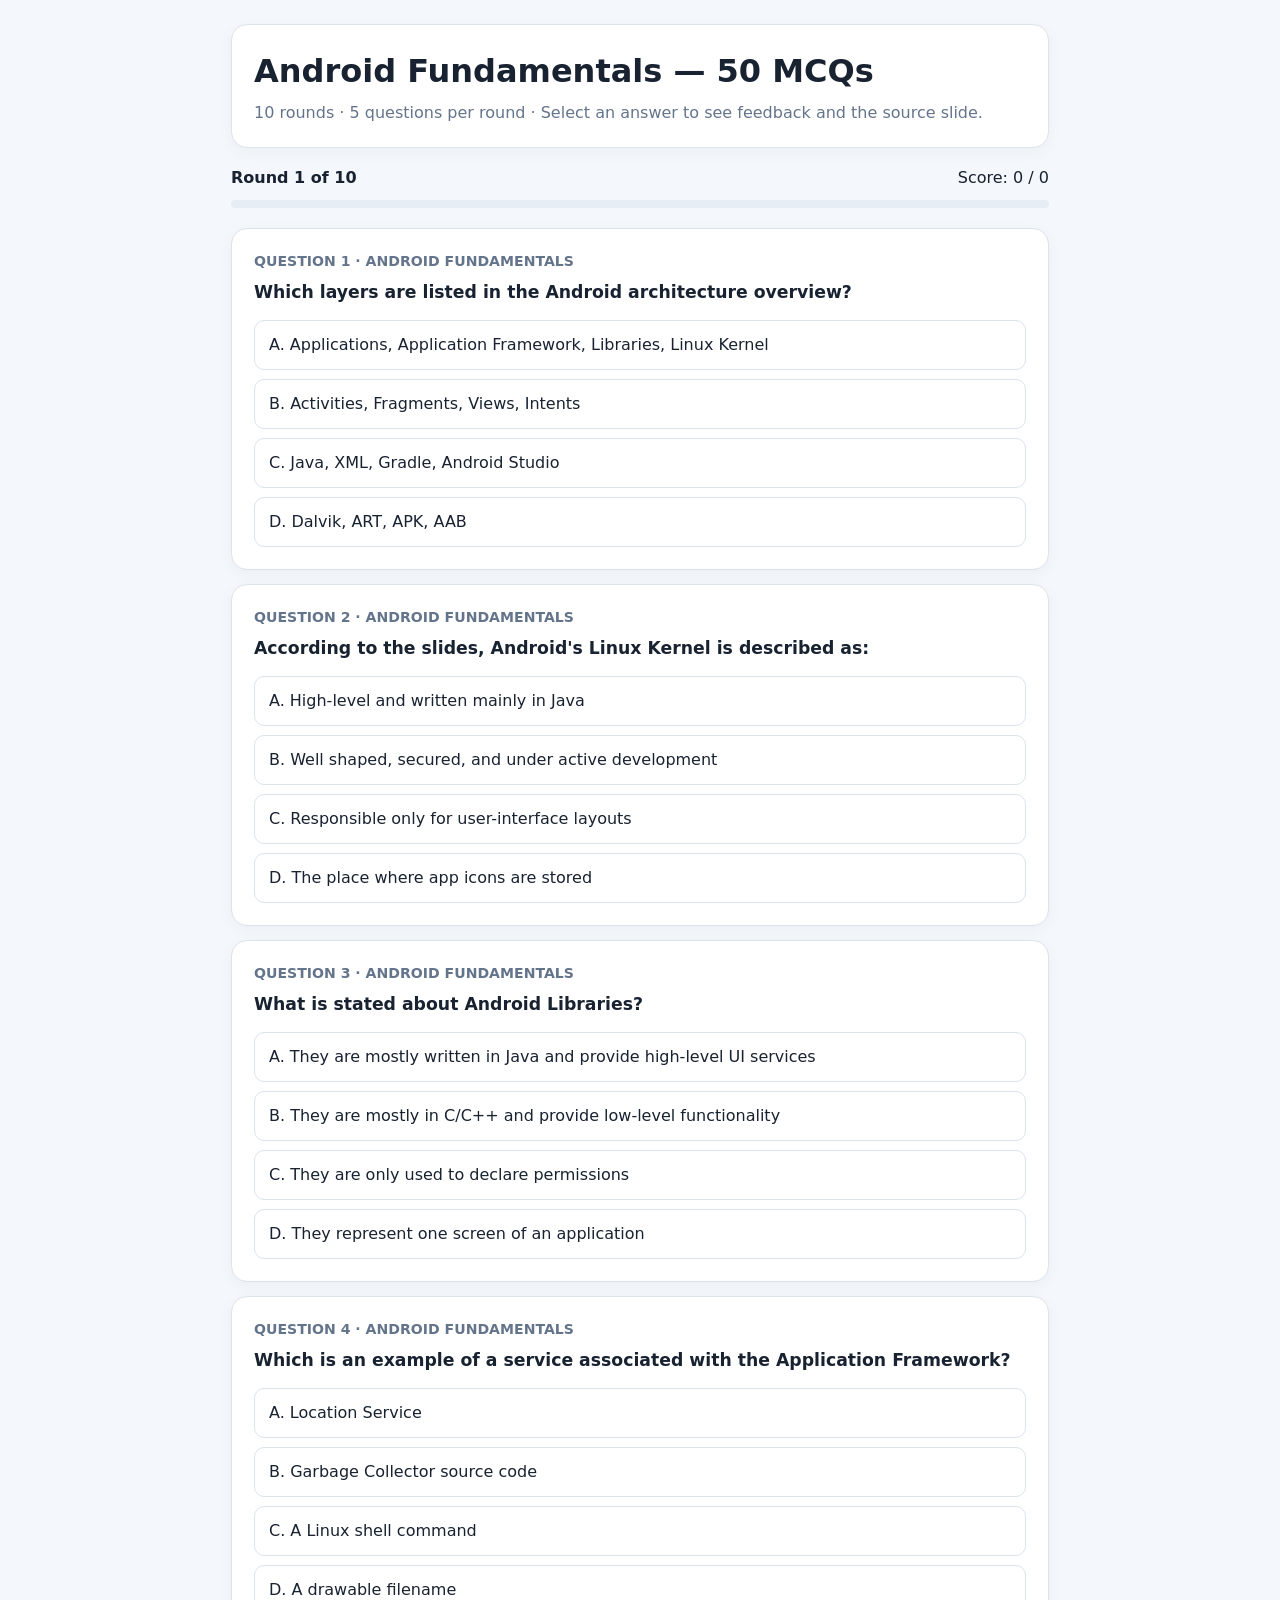
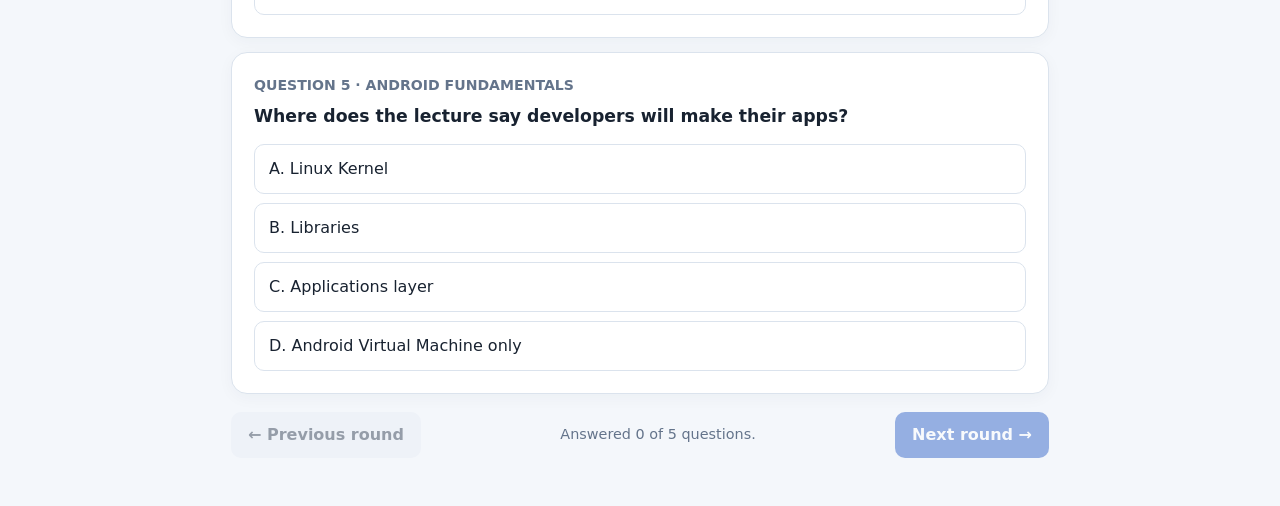
<file: quizzez/android_fundamentals_50_clickable_mcqs.html>
<!DOCTYPE html>
<html lang="en">
<head>
<meta charset="UTF-8">
<meta name="viewport" content="width=device-width, initial-scale=1">
<title>Android Fundamentals — 50 MCQs</title>
<style>
:root { color-scheme: light; --ink:#182230; --muted:#64748b; --line:#dbe3ed; --bg:#f4f7fb; --blue:#2459c4; }
* { box-sizing:border-box; }
body { margin:0; background:var(--bg); color:var(--ink); font:16px/1.5 system-ui,-apple-system,Segoe UI,sans-serif; }
main { max-width:850px; margin:0 auto; padding:24px 16px 48px; }
header, .question, .results { background:white; border:1px solid var(--line); border-radius:16px; padding:22px; box-shadow:0 4px 16px #13294b0a; }
h1 { margin:0 0 6px; font-size:clamp(1.5rem,4vw,2rem); }
.subtitle { color:var(--muted); margin:0; }
.toprow { display:flex; align-items:center; justify-content:space-between; gap:12px; margin:18px 0 10px; }
.progress { height:8px; background:#e7edf5; border-radius:99px; overflow:hidden; margin-bottom:20px; }
#bar { height:100%; width:0%; background:var(--blue); transition:width .2s; }
.question { margin:14px 0; }
.qmeta { color:var(--muted); font-size:.88rem; font-weight:650; margin-bottom:8px; }
.qtext { font-weight:700; font-size:1.08rem; margin:0 0 14px; }
.options { display:grid; gap:9px; }
.option { text-align:left; border:1px solid var(--line); border-radius:10px; padding:12px 14px; background:white; color:var(--ink); font:inherit; cursor:pointer; }
.option:hover:not(:disabled) { border-color:var(--blue); background:#f6f9ff; }
.option:focus-visible, .btn:focus-visible { outline:3px solid #91b4ff; outline-offset:2px; }
.option:disabled { cursor:default; }
.option.correct { border-color:#16804a; background:#effaf3; }
.option.wrong { border-color:#c43d42; background:#fff2f2; }
.feedback { margin-top:12px; padding:12px 14px; border-radius:10px; background:#f3f6fa; display:none; }
.feedback.show { display:block; }
.feedback strong { display:block; margin-bottom:4px; }
.feedback .slide { color:#344a68; font-weight:650; margin-top:6px; }
.controls { display:flex; justify-content:space-between; gap:10px; margin-top:18px; }
.btn { border:0; border-radius:10px; padding:11px 17px; font:inherit; font-weight:700; cursor:pointer; }
.primary { background:var(--blue); color:white; }
.secondary { background:#e8edf5; color:#243247; }
.btn:disabled { opacity:.45; cursor:not-allowed; }
#roundDone { color:var(--muted); align-self:center; font-size:.9rem; }
.results { display:none; margin-top:18px; }
.results.show { display:block; }
.small { font-size:.92rem; color:var(--muted); }
@media(max-width:520px){ main{padding:12px 10px 30px} header,.question,.results{padding:16px} .controls{flex-wrap:wrap} #roundDone{order:3;width:100%;text-align:center} }
</style>
</head>
<body>
<main>
<header>
<h1>Android Fundamentals — 50 MCQs</h1>
<p class="subtitle">10 rounds · 5 questions per round · Select an answer to see feedback and the source slide.</p>
</header>
<div class="toprow"><strong id="roundLabel">Round 1 of 10</strong><span id="scoreLabel">Score: 0 / 0</span></div>
<div class="progress" aria-label="Quiz progress"><div id="bar"></div></div>
<div id="quiz"></div>
<div class="controls">
<button class="btn secondary" id="prev" disabled>← Previous round</button>
<span id="roundDone">Answer all 5 questions to continue.</span>
<button class="btn primary" id="next" disabled>Next round →</button>
</div>
<section class="results" id="results">
<h2>Quiz complete!</h2>
<p id="finalScore"></p>
<p class="small">Review the explanations above by returning to previous rounds.</p>
<button class="btn primary" id="restart">Restart quiz</button>
</section>
</main>
<script>
const questions = [{"q": "Which layers are listed in the Android architecture overview?", "opts": ["Applications, Application Framework, Libraries, Linux Kernel", "Activities, Fragments, Views, Intents", "Java, XML, Gradle, Android Studio", "Dalvik, ART, APK, AAB"], "a": 0, "why": "The overview names four layers: Applications, Application Framework, Libraries, and Linux Kernel.", "slide": 4}, {"q": "According to the slides, Android's Linux Kernel is described as:", "opts": ["High-level and written mainly in Java", "Well shaped, secured, and under active development", "Responsible only for user-interface layouts", "The place where app icons are stored"], "a": 1, "why": "The Linux Kernel slide lists “Well shaped,” “Secured,” and “Active development.”", "slide": 5}, {"q": "What is stated about Android Libraries?", "opts": ["They are mostly written in Java and provide high-level UI services", "They are mostly in C/C++ and provide low-level functionality", "They are only used to declare permissions", "They represent one screen of an application"], "a": 1, "why": "The Libraries slide says they are mostly in C/C++, low level, and can render text, play media, and support local databases.", "slide": 6}, {"q": "Which is an example of a service associated with the Application Framework?", "opts": ["Location Service", "Garbage Collector source code", "A Linux shell command", "A drawable filename"], "a": 0, "why": "The Application Framework slide lists User Interface, Location Service, and Notification.", "slide": 7}, {"q": "Where does the lecture say developers will make their apps?", "opts": ["Linux Kernel", "Libraries", "Applications layer", "Android Virtual Machine only"], "a": 2, "why": "The Applications slide says “Our focus” and “Where you will make your app.”", "slide": 8}, {"q": "Which sequence of topics appears on the “From Source to Device” slide?", "opts": ["Java, Dex, Virtual Machine", "XML, CSS, HTML", "Activity, Fragment, ViewGroup", "Kernel, permissions, manifest"], "a": 0, "why": "The slide explicitly lists Java, Dex, and Virtual Machine.", "slide": 10}, {"q": "Which virtual machines are named in the Android Fundamentals slides?", "opts": ["JVM and CLR", "Dalvik and ART", "Docker and Kubernetes", "VirtualBox and QEMU"], "a": 1, "why": "The Android Virtual Machines slide names Dalvik and ART, expanded as Android RunTime.", "slide": 11}, {"q": "What does ART stand for in the slide?", "opts": ["Android Resource Tool", "Application Runtime Transfer", "Android RunTime", "Advanced Rendering Technology"], "a": 2, "why": "The slide labels ART as “Android RunTime.”", "slide": 11}, {"q": "Which three properties of the virtual-machine setup are listed on “From Source to Device”?", "opts": ["Shared process, shared user, no isolation", "Separated process, separated user, isolation", "Single process, root user, full sharing", "No process, no user, no runtime"], "a": 1, "why": "The slide lists Separated Process, Separated User, and Isolation under Virtual Machine.", "slide": 10}, {"q": "Which item is explicitly presented as a question/topic on the “From Source to Device” slide?", "opts": ["Why Java?", "Why Swift?", "Why CSS?", "Why SQL? "], "a": 0, "why": "“Why Java?” appears as a bullet on the slide.", "slide": 10}, {"q": "How does the lecture characterize Context?", "opts": ["A central command center", "A drawable image file", "A screen orientation", "A database table"], "a": 0, "why": "The Context slide calls it a “Central command center.”", "slide": 19}, {"q": "Which resource can Context access according to the slide?", "opts": ["Application-specific settings", "Only remote web pages", "Only camera hardware", "Only another app’s private files"], "a": 0, "why": "The slide says Context accesses application-specific data such as settings, private files, resources, and assets, plus system services.", "slide": 19}, {"q": "Which statement about Application is on the slide?", "opts": ["It is a Context", "It must be a ViewGroup", "It replaces AndroidManifest.xml", "It handles only button clicks"], "a": 0, "why": "The Application slide explicitly states “A context.”", "slide": 20}, {"q": "What are two reasons given for subclassing Application?", "opts": ["Global data and early initialization of libraries", "Drawing images and changing margins", "Creating every Fragment and every View", "Compiling Java into XML"], "a": 0, "why": "The slide lists Global data and Early initialization of libraries as reasons to subclass Application.", "slide": 20}, {"q": "Which file contains metadata about the app, target SDK, entry point, permissions, activities, services, and receivers?", "opts": ["main_activity.xml", "AndroidManifest.xml", "settings.gradle", "README.md"], "a": 1, "why": "The AndroidManifest.xml slide lists these kinds of app metadata and declarations.", "slide": 24}, {"q": "Which permission declaration is shown as an example in the slides?", "opts": ["android.permission.CAMERA", "android.permission.SEND_SMS", "android.permission.ACCESS_WIFI_STATE", "android.permission.READ_CONTACTS"], "a": 1, "why": "The slide gives `<uses-permission android:name=\"android.permission.SEND_SMS\"/>` as its example.", "slide": 24}, {"q": "What is an Activity described as in the lecture?", "opts": ["An optional icon resource", "A fundamental building block with a unique task or purpose", "A low-level C++ library", "A permission declaration"], "a": 1, "why": "The Activity slide calls it important, a fundamental building block, and says it has a unique task or purpose.", "slide": 28}, {"q": "According to the slides, an Android application has at least:", "opts": ["One Activity", "Four Fragments", "Two ViewGroups", "One DialogFragment"], "a": 0, "why": "The Activity slide says there is at least one Activity per application.", "slide": 28}, {"q": "What does an Activity handle displaying, according to the slide?", "opts": ["A single screen", "The entire Linux kernel", "Only a notification sound", "All installed applications"], "a": 0, "why": "The slide says an Activity “handles” display of a single screen.", "slide": 28}, {"q": "Which method is associated with Activity initialization and loading the view layout?", "opts": ["onPause()", "onCreate()", "onDestroy()", "onSaveInstanceState()"], "a": 1, "why": "The Activity Lifecycle slide says onCreate() is for initialization, including loading the view layout and initializing view components.", "slide": 30}, {"q": "Which method is shown setting the Activity's user-interface layout?", "opts": ["setContentView()", "setImageResource()", "setOnClickListener()", "getText()"], "a": 0, "why": "The onCreate() example calls `setContentView(R.layout.main_activity)` to set the layout.", "slide": 30}, {"q": "What is one recommended task in onPause()?", "opts": ["Acquire the camera for foreground use", "Stop animations or heavy tasks", "Create a new Android project", "Declare the target SDK"], "a": 1, "why": "The onPause() slide recommends stopping animation or heavy tasks, saving unsaved changes, and releasing resources such as the camera.", "slide": 31}, {"q": "When is onResume() called, according to the lecture?", "opts": ["When the Activity comes to the foreground", "Only when the app is uninstalled", "When AndroidManifest.xml is edited", "When a Fragment is declared in XML"], "a": 0, "why": "The onResume() slide says it is called when the Activity comes to the foreground.", "slide": 32}, {"q": "In the onResume() example, what resource may be initialized when needed?", "opts": ["A camera", "A local database schema", "An Android permission manifest", "A weather icon download"], "a": 0, "why": "The example checks whether `mCamera` is null and calls `initializeCamera()` if necessary.", "slide": 32}, {"q": "Which method is listed in the screen-orientation sequence for saving instance state?", "opts": ["onSaveInstanceState()", "onClick()", "getText()", "setOrientation()"], "a": 0, "why": "The slide lists onSaveInstanceState(), onDestroy(), creating a new Activity instance, onCreate(), and onRestoreInstanceState().", "slide": 33}, {"q": "Which method does the slide say to call to close the current Activity?", "opts": ["finish()", "closeActivityNow()", "stopApp()", "delete()"], "a": 0, "why": "The slide says “Close current activity: call finish().”", "slide": 34}, {"q": "How is an Intent described in the lecture?", "opts": ["An asynchronous messaging mechanism", "A visual layout container", "A Linux kernel module", "A text-editing widget"], "a": 0, "why": "The Intent slide describes it as an asynchronous messaging mechanism.", "slide": 35}, {"q": "What can an Intent be used to pass to another Activity or service?", "opts": ["A message containing data", "Only a background color", "Only a layout margin", "Only the app's target SDK"], "a": 0, "why": "The slide says an Intent is a message to pass to other activities/services and contains data.", "slide": 35}, {"q": "Which method is used in the example to launch the target Activity?", "opts": ["startActivity(intent)", "setContentView(intent)", "finish(intent)", "findViewById(intent)"], "a": 0, "why": "The example creates an Intent, adds an extra, and calls `startActivity(intent)`.", "slide": 35}, {"q": "Which method is used in the Intent example to attach a value named “location”?", "opts": ["putExtra()", "setText()", "setImageResource()", "setOnClickListener()"], "a": 0, "why": "The example calls `intent.putExtra(\"location\", locationEditText.getText())`.", "slide": 35}, {"q": "Why does the lecture introduce Fragments?", "opts": ["Devices differ in screen size, resolution, density, and orientation", "Java cannot display text", "Android apps cannot contain Activities", "The Linux Kernel requires XML layouts"], "a": 0, "why": "The “Why fragment?” slide lists device variety and differences in screen size, resolution, density, and orientation.", "slide": 43}, {"q": "A Fragment represents:", "opts": ["A behavior or a portion of user interface", "The whole Android operating system", "Only a permission declaration", "The Java-to-Dex compiler"], "a": 0, "why": "The Fragment slide describes it as representing a behavior or a portion of the user interface.", "slide": 44}, {"q": "According to the lecture, a Fragment is:", "opts": ["Mandatory in every app", "Optional", "The same thing as AndroidManifest.xml", "A Linux Kernel service"], "a": 1, "why": "The slide explicitly states that a Fragment is optional.", "slide": 44}, {"q": "From which Android API level does the slide say Fragments are officially supported?", "opts": ["API 4 (Donut) natively", "API 11 (Honeycomb)", "API 21 (Lollipop)", "API 30 (Android 11)"], "a": 1, "why": "The slide says officially supported from Honeycomb [API 11]. The next slide notes Support Library use as low as Donut [API 4].", "slide": 44}, {"q": "Which option is named as a popular Fragment class?", "opts": ["DialogFragment", "TextView", "LinearLayout", "EditText"], "a": 0, "why": "The “Popular Fragment Classes” slides list DialogFragment, ListFragment, and PreferenceFragment.", "slide": 47}, {"q": "Which method is associated with view initialization in a Fragment?", "opts": ["onCreateView()", "onResumeActivity()", "setContentView() only", "putExtra()"], "a": 0, "why": "The Fragment lifecycle slide lists onCreate() for initialization, onCreateView() for view initialization, and onPause() when the user leaves.", "slide": 46}, {"q": "What does an Activity with Fragments do, according to the slide?", "opts": ["Coordinates Fragments", "Compiles all Java code into Dex manually", "Replaces the Linux Kernel", "Declares every app permission automatically"], "a": 0, "why": "The slide says an Activity with fragments is simplified and coordinates fragments.", "slide": 50}, {"q": "Which manager may an Activity with Fragments use?", "opts": ["FragmentManager or SupportFragmentManager", "CameraManager only", "PackageInstaller only", "GarbageCollectorManager"], "a": 0, "why": "The slide says an Activity optionally, but mostly, uses FragmentManager or SupportFragmentManager.", "slide": 50}, {"q": "How can a Fragment be added to an Activity according to the lecture?", "opts": ["Only by editing AndroidManifest.xml", "By placing it in layout XML or creating it dynamically in code", "Only by using an Intent extra", "Only by making it a subclass of TextView"], "a": 1, "why": "The slide says Fragments can be put inside a layout XML or dynamically created using code.", "slide": 51}, {"q": "Which method chain is shown for dynamically adding a Fragment to a container?", "opts": ["beginTransaction().add(...).commit()", "setText().getText().finish()", "onPause().onResume().onDestroy()", "setImageResource().putExtra()"], "a": 0, "why": "The example uses `getFragmentManager().beginTransaction().add(R.id.container, firstFragment).commit()`.", "slide": 51}, {"q": "What is a View described as in the lecture?", "opts": ["What the user interacts with and a basic UI building block", "A system service for location", "A component that must have its own process", "A class used only for app permissions"], "a": 0, "why": "The View slide says it is what the user interacts with and the basic building blocks of the user interface.", "slide": 56}, {"q": "Which package names are associated with Views on the slide?", "opts": ["android.view.* and android.widget", "java.net.* and java.sql", "org.acra.* only", "android.permission.* only"], "a": 0, "why": "The slide explicitly lists `android.view.*` and `android.widget`.", "slide": 56}, {"q": "How can Views be created, according to the lecture?", "opts": ["Only with Java code", "Only in XML", "In XML or dynamically using code", "Only by the operating system"], "a": 2, "why": "The View slide says XML or dynamic code.", "slide": 56}, {"q": "Which of these is listed as a popular View class?", "opts": ["TextView", "AndroidManifest", "Dalvik", "Application Framework"], "a": 0, "why": "The popular Views diagram includes TextView, ImageView, and ViewGroup among others.", "slide": 57}, {"q": "What is the role of a ViewGroup?", "opts": ["It contains child Views", "It sends SMS permissions", "It represents the Android runtime", "It stores the app's target SDK"], "a": 0, "why": "The ViewGroup slide says it contains children (other Views).", "slide": 62}, {"q": "Which View attribute is used with findViewById() on the slide?", "opts": ["id", "alpha", "rotation", "margin"], "a": 0, "why": "The Attributes slide pairs `id` with `findViewById()`.", "slide": 58}, {"q": "Which pair is explicitly listed as View attributes?", "opts": ["Padding and margin", "Dalvik and ART", "Activity and Application", "Dex and Java"], "a": 0, "why": "The Attributes slide lists padding and margin, along with id, width, height, visibility, alpha, rotation, background, and click.", "slide": 58}, {"q": "Which method is associated with setting TextView text?", "opts": ["setText()", "getText() only", "setImageResource()", "beginTransaction()"], "a": 0, "why": "The TextView slide lists `text: setText()`.", "slide": 60}, {"q": "Which method is associated with setting an ImageView's image resource?", "opts": ["setImageResource()", "setContentView()", "putExtra()", "onSaveInstanceState()"], "a": 0, "why": "The ImageView slide lists `src: setImageResource()` and several scaleType options.", "slide": 61}, {"q": "Which method is shown for responding to a Button press?", "opts": ["setOnClickListener() with onClick()", "getFragmentManager() with onCreateView()", "setImageResource() with onPause()", "putExtra() with onDestroy()"], "a": 0, "why": "The Button slide shows `setOnClickListener()` and an `onClick(View v)` callback to respond to a button click.", "slide": 63}];
const letters = ["A","B","C","D"];
let round = 0;
let answers = Array(questions.length).fill(null);
function score() {
  let attempted = answers.filter(x => x !== null).length;
  let correct = answers.reduce((n, a, i) => n + (a === questions[i].a ? 1 : 0), 0);
  return {attempted, correct};
}
function render() {
  const start = round * 5, end = start + 5;
  document.getElementById("roundLabel").textContent = `Round ${round+1} of 10`;
  const s = score();
  document.getElementById("scoreLabel").textContent = `Score: ${s.correct} / ${s.attempted}`;
  document.getElementById("bar").style.width = `${s.attempted / 50 * 100}%`;
  const quiz = document.getElementById("quiz");
  quiz.innerHTML = "";
  for (let i=start; i<end; i++) {
    const q = questions[i], chosen = answers[i];
    const card = document.createElement("section");
    card.className = "question";
    const meta = document.createElement("div"); meta.className="qmeta"; meta.textContent=`QUESTION ${i+1} · ANDROID FUNDAMENTALS`;
    const title = document.createElement("p"); title.className="qtext"; title.textContent=q.q;
    const opts = document.createElement("div"); opts.className="options";
    q.opts.forEach((opt,j)=>{
      const b=document.createElement("button"); b.className="option"; b.type="button";
      b.textContent=`${letters[j]}. ${opt}`;
      b.setAttribute("aria-pressed", chosen===j ? "true":"false");
      if (chosen !== null) {
        b.disabled=true;
        if(j===q.a) b.classList.add("correct");
        else if(j===chosen) b.classList.add("wrong");
      } else {
        b.addEventListener("click",()=>{answers[i]=j;render();});
      }
      opts.appendChild(b);
    });
    card.append(meta,title,opts);
    if(chosen !== null) {
      const f=document.createElement("div"); f.className="feedback show";
      const verdict=document.createElement("strong");
      verdict.textContent = chosen===q.a ? "Correct!" : `Not quite. Correct answer: ${letters[q.a]}. ${q.opts[q.a]}`;
      const explanation=document.createElement("div"); explanation.textContent=q.why;
      const slide=document.createElement("div"); slide.className="slide"; slide.textContent=`Source: Android Fundamentals, slide ${q.slide} of 65.`;
      f.append(verdict,explanation,slide); card.appendChild(f);
    }
    quiz.appendChild(card);
  }
  const done = answers.slice(start,end).every(a=>a!==null);
  document.getElementById("prev").disabled=round===0;
  document.getElementById("next").disabled=!done;
  document.getElementById("next").textContent=round===9 ? "View results →" : "Next round →";
  document.getElementById("roundDone").textContent=done ? "Round complete — ready to continue." : `Answered ${answers.slice(start,end).filter(a=>a!==null).length} of 5 questions.`;
  document.getElementById("results").classList.remove("show");
}
document.getElementById("prev").addEventListener("click",()=>{if(round>0){round--;render();window.scrollTo({top:0,behavior:"smooth"});}});
document.getElementById("next").addEventListener("click",()=>{
  if(round<9){round++;render();window.scrollTo({top:0,behavior:"smooth"});}
  else {
    const s=score();
    document.getElementById("finalScore").textContent=`Your score: ${s.correct} / 50 (${Math.round(s.correct/50*100)}%).`;
    document.getElementById("results").classList.add("show");
    document.getElementById("results").scrollIntoView({behavior:"smooth"});
  }
});
document.getElementById("restart").addEventListener("click",()=>{round=0;answers=Array(questions.length).fill(null);render();window.scrollTo({top:0,behavior:"smooth"});});
render();
</script>
</body>
</html>
</file>
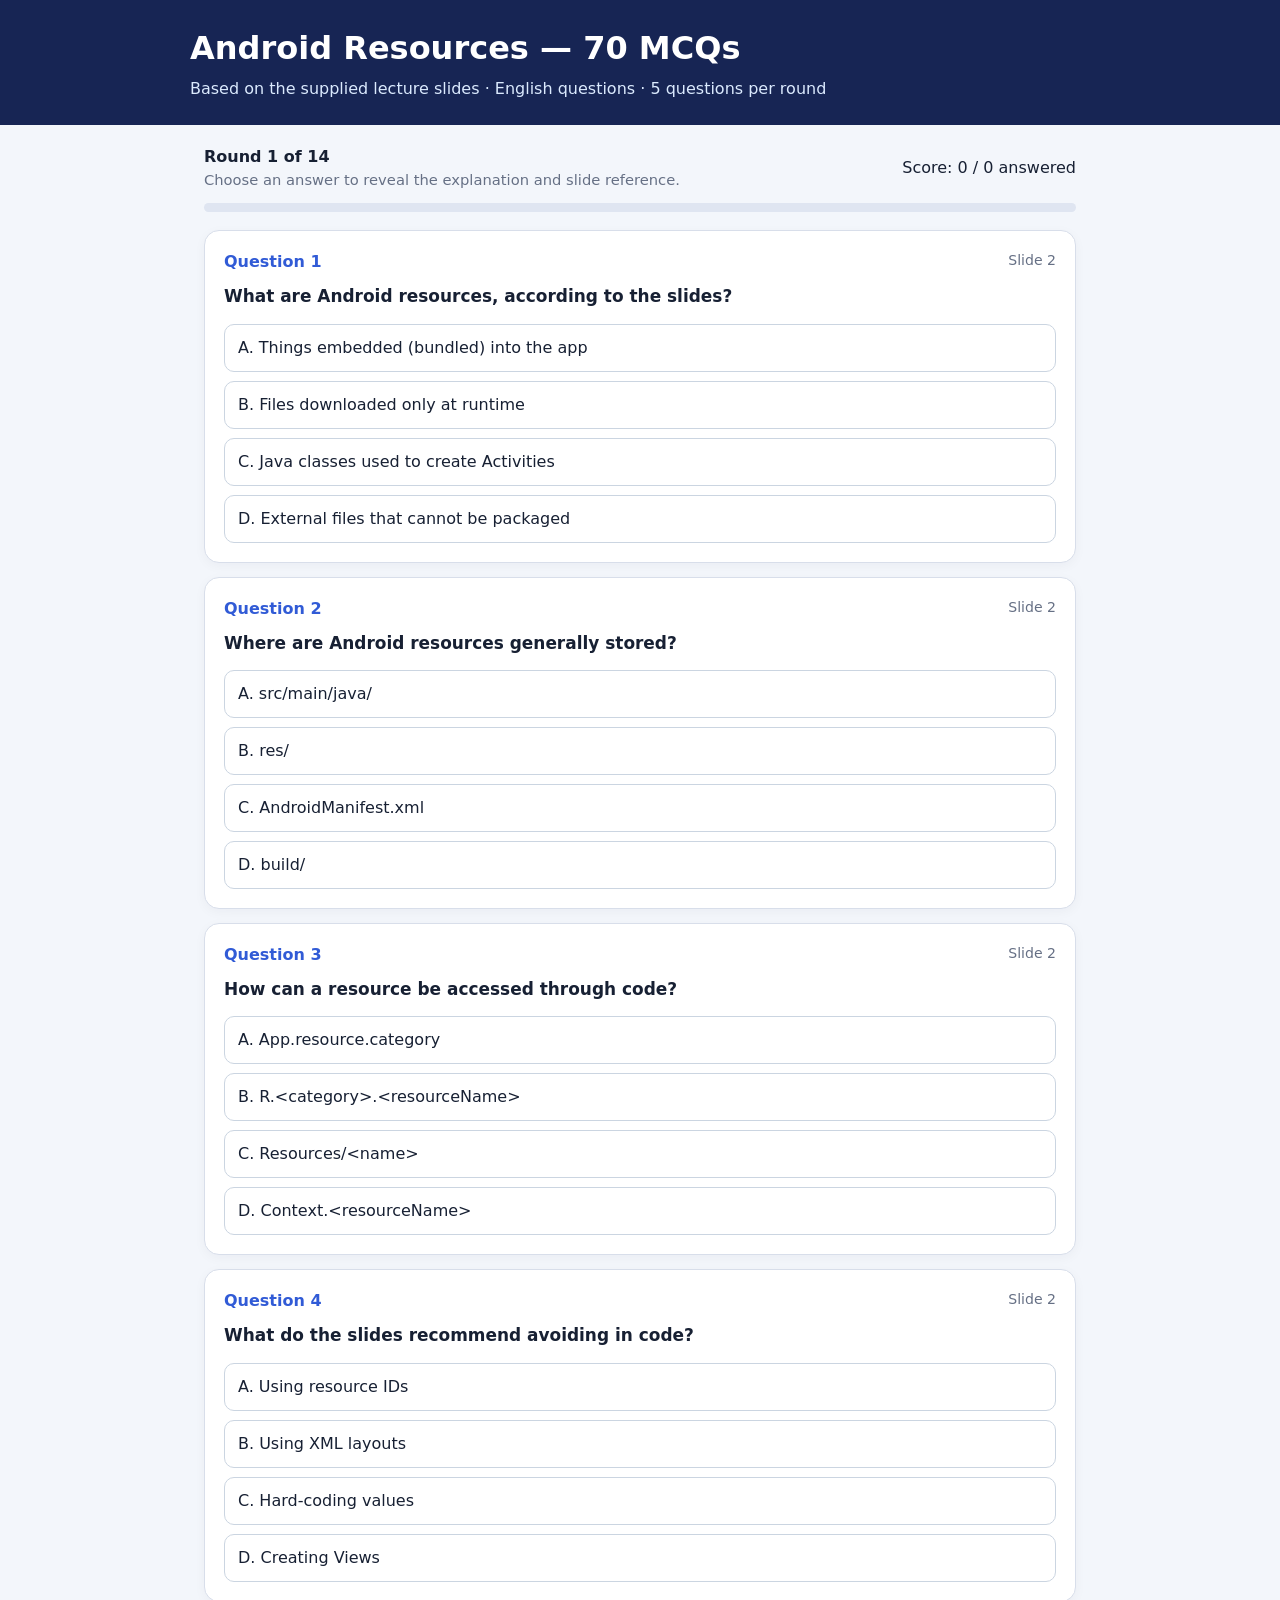
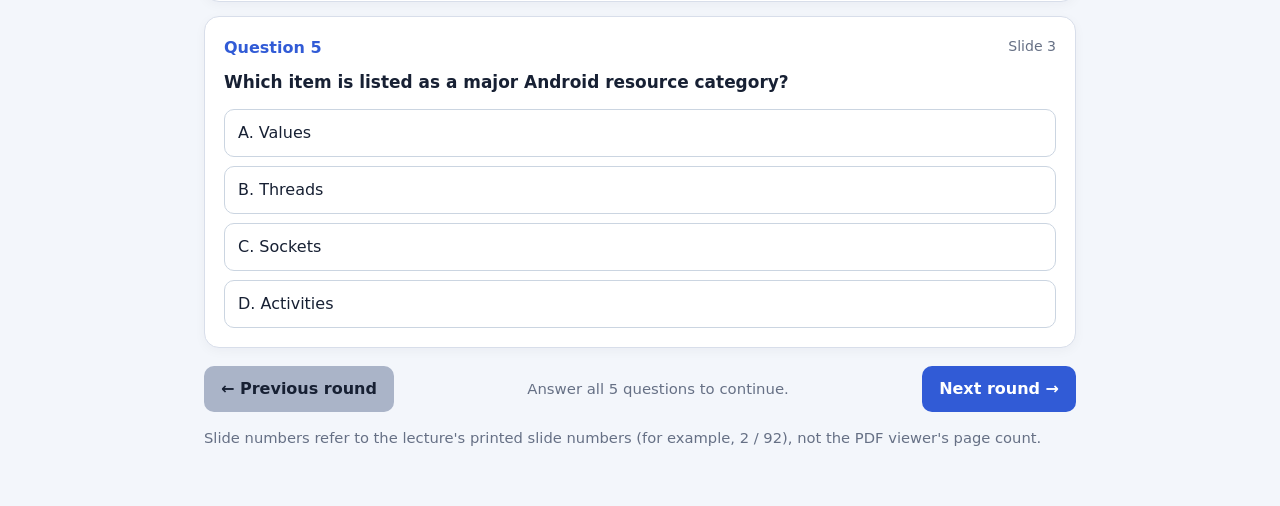
<file: quizzez/android_resources_70_mcq_interactive.html>
<!DOCTYPE html>
<html lang="en">
<head>
<meta charset="UTF-8">
<meta name="viewport" content="width=device-width, initial-scale=1">
<title>Android Resources — 70 MCQs</title>
<style>
:root { color-scheme: light; --ink:#172033; --muted:#667085; --line:#d8deea; --panel:#fff; --bg:#f3f6fb; --accent:#315bd6; }
* { box-sizing:border-box; }
body { margin:0; font:16px/1.5 system-ui,-apple-system,"Segoe UI",sans-serif; color:var(--ink); background:var(--bg); }
header { background:#172554; color:white; padding:24px 18px; }
header .wrap, main { max-width:900px; margin:auto; }
h1 { margin:0 0 5px; font-size:clamp(1.45rem,4vw,2rem); }
header p { margin:0; color:#dbeafe; }
main { padding:20px 14px 42px; }
.topline { display:flex; gap:12px; justify-content:space-between; align-items:center; flex-wrap:wrap; margin-bottom:12px; }
.progress { height:9px; background:#dfe5f1; border-radius:99px; overflow:hidden; margin:10px 0 18px; }
#bar { height:100%; width:0; background:var(--accent); transition:width .2s; }
.card { background:var(--panel); border:1px solid var(--line); border-radius:15px; padding:19px; margin:14px 0; box-shadow:0 3px 12px #0f172a0a; }
.qhead { display:flex; justify-content:space-between; gap:12px; align-items:start; }
.qnum { color:var(--accent); font-weight:750; white-space:nowrap; }
.slide { color:var(--muted); font-size:.88rem; white-space:nowrap; }
.question { font-weight:700; font-size:1.06rem; margin:10px 0 14px; }
.options { display:grid; gap:9px; }
.option { width:100%; text-align:left; padding:11px 13px; border:1px solid #cbd5e1; border-radius:10px; background:white; color:var(--ink); cursor:pointer; font:inherit; transition:.12s; }
.option:hover:not(:disabled) { border-color:var(--accent); background:#f5f8ff; }
.option:focus-visible, button:focus-visible { outline:3px solid #93c5fd; outline-offset:2px; }
.option:disabled { cursor:default; }
.option.correct { border-color:#16803d; background:#eaf8ef; }
.option.wrong { border-color:#c2413b; background:#fff0ef; }
.feedback { display:none; margin-top:13px; padding:12px 13px; border-radius:10px; background:#f1f5f9; }
.feedback.show { display:block; }
.feedback strong { display:block; margin-bottom:3px; }
.controls { display:flex; justify-content:space-between; align-items:center; gap:12px; margin-top:18px; flex-wrap:wrap; }
button.nav { border:0; border-radius:10px; padding:11px 17px; background:var(--accent); color:white; font:inherit; font-weight:700; cursor:pointer; }
button.nav:disabled { background:#aab4c8; cursor:not-allowed; }
button.secondary { background:#e2e8f0; color:#172033; }
#status { color:var(--muted); font-size:.93rem; }
.summary { display:none; }
.summary.show { display:block; }
.small { font-size:.92rem; color:var(--muted); }
@media (max-width:520px) { .card{padding:15px;} .qhead{display:block;} .slide{display:block;margin-top:3px;} }
</style>
</head>
<body>
<header><div class="wrap">
<h1>Android Resources — 70 MCQs</h1>
<p>Based on the supplied lecture slides · English questions · 5 questions per round</p>
</div></header>
<main>
<div class="topline">
<div><strong id="roundTitle">Round 1 of 14</strong><div class="small">Choose an answer to reveal the explanation and slide reference.</div></div>
<div id="score">Score: 0 / 0 answered</div>
</div>
<div class="progress"><div id="bar"></div></div>
<div id="quiz"></div>
<div class="controls">
<button class="nav secondary" id="prev" type="button">← Previous round</button>
<span id="status">Answer all 5 questions to continue.</span>
<button class="nav" id="next" type="button">Next round →</button>
</div>
<section class="card summary" id="summary">
<h2>Quiz complete!</h2>
<p id="finalScore"></p>
<button class="nav" id="restart" type="button">Restart quiz</button>
</section>
<p class="small">Slide numbers refer to the lecture's printed slide numbers (for example, 2 / 92), not the PDF viewer's page count.</p>
</main>
<script>
const questions = [["What are Android resources, according to the slides?", ["Things embedded (bundled) into the app", "Files downloaded only at runtime", "Java classes used to create Activities", "External files that cannot be packaged"], 0, "Resources are things bundled into the application.", "2"], ["Where are Android resources generally stored?", ["src/main/java/", "res/", "AndroidManifest.xml", "build/"], 1, "The slides identify the res/ directory as the place for resources.", "2"], ["How can a resource be accessed through code?", ["App.resource.category", "R.<category>.<resourceName>", "Resources/<name>", "Context.<resourceName>"], 1, "The resource reference pattern shown is R.<category>.<resourceName>.", "2"], ["What do the slides recommend avoiding in code?", ["Using resource IDs", "Using XML layouts", "Hard-coding values", "Creating Views"], 2, "Values should be moved into resources instead of hard-coded in code.", "2"], ["Which item is listed as a major Android resource category?", ["Values", "Threads", "Sockets", "Activities"], 0, "The contents slide lists Values, Layouts, Drawables, Raw, and Styles/Design Guidelines.", "3"], ["What is the purpose of an Android layout?", ["To organize Views inside a UI", "To store audio files", "To declare network permissions only", "To compile Java code"], 0, "A layout organizes Views within a user interface.", "9"], ["Where are XML layout files stored in the slides?", ["res/menu/", "res/layout/", "res/raw/", "assets/layout/"], 1, "The slides specify XML layout files in res/layout.", "9"], ["Which statement about layouts is correct?", ["A layout cannot contain another layout", "A layout is always written in Java", "Layouts form a hierarchical UI structure and can be nested", "A layout can contain only TextViews"], 2, "Layouts are hierarchical and may be nested.", "9"], ["Which two attributes are required for a View in layout XML, according to the slides?", ["android:id and android:text", "layout_width and layout_height", "orientation and gravity", "padding and margin"], 1, "The slides identify layout_width and layout_height as required attributes.", "10"], ["Why might a View have an android:id attribute?", ["To make it invisible", "To retrieve it later using findViewById()", "To change the app package", "To create a new resource directory"], 1, "The id is optional and can be used later with findViewById().", "10"], ["In which Activity lifecycle method do the slides show loading an XML layout with setContentView()?", ["onStart()", "onCreate()", "onPause()", "onDestroy()"], 1, "The example calls setContentView() inside onCreate().", "13"], ["Which Fragment method is shown inflating its XML layout?", ["onCreateView()", "onResume()", "onAttachView()", "setContentView()"], 0, "The Fragment example inflates the layout in onCreateView().", "13"], ["Which directory qualifier is shown for landscape-specific layouts?", ["-wide", "-horizontal", "-land", "-screen"], 2, "The slides show -land and -port qualifiers for orientation.", "12"], ["Which layout class places children in multiple Z-order layers, like Photoshop?", ["LinearLayout", "FrameLayout", "GridView", "ScrollView"], 1, "FrameLayout supports multiple layers; the first child is at the bottom.", "16"], ["In a FrameLayout, where is the first child positioned in the Z-order?", ["At the top", "At the bottom", "Outside the parent", "It is always hidden"], 1, "The first child is at the bottom layer.", "16"], ["Which FrameLayout features are explicitly listed?", ["Child margins and gravity", "Only weights", "Only relative positioning", "Automatic tab headers"], 0, "The slides list support for child margins and gravity.", "16"], ["What is the defining arrangement of a LinearLayout?", ["Children are arranged in one direction", "Children overlap by default", "Children are positioned only relative to siblings", "Children are arranged in a 3D grid"], 0, "LinearLayout arranges children horizontally or vertically in one direction.", "18"], ["Which attribute selects the direction of a LinearLayout?", ["android:gravity", "android:orientation", "android:layout_weight", "android:layout_margin"], 1, "The examples use android:orientation=\"vertical\" or \"horizontal\".", "18"], ["For a horizontal LinearLayout, what does layout_weight stretch?", ["Height", "Width", "Text size", "Z-order"], 1, "The slides state horizontal orientation stretches width.", "21"], ["For a vertical LinearLayout, what does layout_weight stretch?", ["Width", "Height", "Padding only", "The number of children"], 1, "The slides state vertical orientation stretches height.", "21"], ["According to the slides, what happens when a child has no layout_weight?", ["It always fills the parent", "It receives no weight-based stretching", "It is removed", "It overlaps all siblings"], 1, "The slide says: no layout_weight means no stretch.", "21"], ["A horizontal LinearLayout is 720 px wide. One child has fixed width 100 px, while two children have width 0 px and equal weight 1. Ignoring other spacing, what width does each weighted child receive?", ["100 px", "200 px", "310 px", "360 px"], 2, "The fixed-width child uses 100 px, leaving 620 px. Two equal weights divide the remaining width equally: 310 px each.", "22"], ["What does RelativeLayout allow child positions and sizes to be relative to?", ["Only the screen edge", "The parent and other children", "Only the first child", "Only the app bar"], 1, "The slides describe relationships to the parent and to other children.", "25"], ["Which statement best describes RelativeLayout in the slides?", ["It supports multiple layers and relative positioning", "It only stacks children vertically", "It cannot position children relative to one another", "It is a resource value file"], 0, "RelativeLayout has Z-order layers and positions/sizes children relative to parent or each other.", "25"], ["Which of these is listed as another ViewGroup/layout-related component?", ["RecyclerView", "BroadcastReceiver", "SharedPreferences", "IntentFilter"], 0, "RecyclerView is included in the slide's list of other ViewGroups.", "31"], ["What kind of interaction is ViewPager designed to support?", ["Horizontal page-by-page swiping", "Only vertical scrolling", "Dragging files into storage", "Editing XML resources"], 0, "ViewPager is described as a tab-like container with horizontal swipe and page-by-page scrolling.", "35"], ["Does ViewPager itself provide a header in the slides?", ["Yes, always", "No; use a separate View for the header", "Only when nested", "Only on tablets"], 1, "The slides say there is no header and recommend a separate View, such as TabLayout.", "36"], ["What represents the content of each ViewPager tab/page in the slides?", ["A Fragment", "A color resource", "A menu item", "A raw file"], 0, "Each tab's content is a Fragment.", "37"], ["What can happen to fragments outside the ViewPager off-screen limit?", ["They are permanently saved and never recreated", "They can be destroyed and recreated when needed", "They become menu resources", "They are converted to Activities"], 1, "The slides state off-screen fragments outside the limit are destroyed and recreated when necessary.", "37"], ["What is the purpose of the ViewPager adapter in the Java class?", ["To specify which Fragment belongs to each page", "To define app permissions", "To resize bitmap images", "To store string translations"], 0, "The adapter specifies the Fragment for each page.", "39"], ["In the example adapter, what does getCount() return?", ["The current page title", "The number of pages", "The FragmentManager", "The view ID"], 1, "getCount() returns PAGE_COUNT, the number of pages.", "40"], ["In the example adapter, what does getItem(page) return?", ["A Fragment instance for the requested page", "A color integer", "The layout width", "A menu XML file"], 0, "getItem() returns a Fragment corresponding to the specified page.", "40"], ["Which adapter method provides the title for a page/tab?", ["getTitleText()", "getPageTitle()", "getTabName()", "getCount()"], 1, "getPageTitle(page) returns the corresponding tab title.", "40"], ["Which method links a TabLayout to a ViewPager in the slides?", ["tabLayout.attach(pager)", "tabLayout.setupWithViewPager(pager)", "pager.setTabLayout(tabLayout)", "pager.bindTabs(tabLayout)"], 1, "The example calls setupWithViewPager(pager).", "45"], ["Where does the slide say to declare the design support dependency?", ["In the app's build.gradle, not the project-level one", "Only in AndroidManifest.xml", "In strings.xml", "In the Fragment Java file"], 0, "The dependency is added to the app's build.gradle file.", "45"], ["Which file is the default location for string values in the slides?", ["res/values/strings.xml", "res/raw/strings.xml", "assets/strings.xml", "res/layout/strings.xml"], 0, "The default string file is res/values/strings.xml.", "50"], ["What is one reason for using Values resources?", ["They centralize constants", "They prevent localization", "They replace all Java classes", "They store only images"], 0, "The slides list a central point for constants, theming, and internationalization.", "49"], ["What does i18n stand for in the slides?", ["Internet integration", "Internationalization", "Internal indexing", "Interface inheritance"], 1, "The slides explicitly expand i18n as internationalization.", "49"], ["Which folder is shown for French string translations?", ["res/values-fr/strings.xml", "res/strings-fr/", "assets/fr/strings.xml", "res/raw-fr/"], 0, "The French example is stored in res/values-fr/strings.xml.", "50"], ["In the slides' example, what value does column_count have in landscape mode?", ["0", "1", "2", "3"], 2, "The default integer is 1; the landscape-qualified integer is 2.", "51"], ["In the Boolean resource example, what is is_tablet set to in the default values?", ["true", "false", "null", "1"], 1, "The default bool is false; the tablet-qualified version is true.", "52"], ["What is the color resource example's default colorPrimary value?", ["#FF4081", "#3F51B5", "#FFFFFF", "#000000"], 1, "The default colorPrimary is #3F51B5; the large-screen example uses #FF4081.", "53"], ["Which unit is used for title_width in the dimensions example?", ["sp", "px", "dp", "pt"], 2, "The example defines title_width as 60dp.", "54"], ["In the example, which reference is used to set a TextView's text from a string resource?", ["@string/refresh", "@values/refresh", "@raw/refresh", "@layout/refresh"], 0, "The XML example uses android:text=\"@string/refresh\".", "55"], ["Which resource color format is specified in the slides?", ["RGB 16-bit", "AARRGGBB 32-bit", "CMYK", "HSL 64-bit"], 1, "The slides describe Color as a 32-bit AARRGGBB format.", "56"], ["Which two drawable types are listed?", ["XML drawables and bitmap drawables", "Only SVG and GIF", "Only Java drawables", "Menu drawables and Activity drawables"], 0, "The slides list XML drawables in res/drawable and bitmap PNG/JPEG drawables in res/drawable-*dpi.", "59"], ["How can an ImageView reference a drawable in XML?", ["android:background=\"@string/name\"", "android:src=\"@drawable/name\"", "android:text=\"@drawable/name\"", "android:id=\"@drawable/name\""], 1, "The slides show ImageView using src=\"@drawable/name\".", "59"], ["What is a key purpose of a 9-patch drawable?", ["To stretch selected parts of an image and define padding", "To store JSON files", "To create app menus", "To translate strings"], 0, "The slides list transparency, stretchable areas, and padding as 9-patch features.", "60"], ["On a 9-patch image, what do black pixels on the top and left edges define?", ["Padding", "The stretching area", "The file name", "The transparent background"], 1, "Top and left edge black pixels define the stretch area.", "61"], ["On a 9-patch image, what do black pixels on the bottom and right edges define?", ["The padding", "The stretching area", "The app icon", "The XML namespace"], 0, "Bottom and right edge black pixels define padding.", "61"], ["Which locations are listed for storing raw data?", ["res/raw/ and assets/", "res/layout/ and res/menu/", "src/ and build/", "res/values/ only"], 0, "The slides identify res/raw/ and assets/ as the two places.", "66"], ["Which statement about res/raw/ is correct?", ["It is a resource and follows the resource naming convention", "It cannot be accessed by code", "It has no R identifier", "It is only for MP3 files"], 0, "Files in res/raw are resources and are accessed through R.raw.<name>.", "67"], ["Which code pattern is shown for opening a file from res/raw?", ["getAssets().open(name)", "context.getResources().openRawResource(R.raw.resid)", "new File(R.raw.resid)", "R.raw.open(name)"], 1, "The slide uses openRawResource(R.raw.resid).", "68"], ["Which statement about assets/ is correct according to the slides?", ["Assets are resources addressed by R.assets", "Assets are not Android resources and have no R.<assets> reference", "Assets can only contain XML layouts", "Assets must follow resource naming conventions"], 1, "The slides say assets are not resources, have no R.<assets>, and can be named freely.", "69"], ["How does the slide show opening a file from assets/?", ["getAssets().open(\"<filename>\")", "getResources().openRawResource(R.assets.name)", "R.assets.open(filename)", "openRawFile(filename)"], 0, "The example uses getAssets().open(\"<filename>\").", "70"], ["Which class is mentioned for playing an MP3 in Practical Work 11?", ["MediaPlayer", "ImageView", "TabLayout", "FragmentPagerAdapter"], 0, "The practical work asks students to play the MP3 using MediaPlayer.", "71"], ["Which is listed as a major purpose/use of menus in Android?", ["App-wide actions, context menus, and popup menus", "Only displaying images", "Managing database tables", "Replacing all layouts"], 0, "The slides list app-wide actions, context menu, and popup menu.", "76"], ["What was the App Bar previously called?", ["Navigation Bar", "ActionBar", "StatusPanel", "ToolMenu"], 1, "The slides say the App Bar was previously called ActionBar.", "80"], ["Which is an example of a common app-wide App Bar action listed in the slides?", ["Search", "Changing CPU frequency", "Editing raw files", "Rebuilding layouts"], 0, "Search and Settings are examples of common app-wide functions.", "80"], ["Which element may optionally appear in an App Bar layout?", ["Navigation Drawer/back icon", "A mandatory RecyclerView", "A raw JSON editor", "A required ViewPager"], 0, "The slide lists Navigation Drawer/back icon and app logo as optional elements.", "81"], ["What is the first step in the App Bar workflow shown in the slides?", ["Respond to actions", "Define a menu resource", "Create a raw file", "Call getPageTitle()"], 1, "The workflow begins by defining a menu resource for the App Bar.", "82"], ["Where are menu resource XML files defined?", ["res/menu/<name>.xml", "res/layout/<name>.xml", "res/raw/<name>.xml", "assets/menu/<name>.xml"], 0, "The slides specify res/menu/<name>.xml.", "84"], ["In a menu item, what does the id attribute do?", ["Identifies the menu item", "Defines the item's padding", "Sets the screen orientation", "Chooses a Fragment"], 0, "The id is used to identify each menu item.", "85"], ["In a menu item, what does the title attribute specify?", ["The text of the menu item", "The drawable's stretch area", "The Fragment count", "The app's package name"], 0, "The title attribute is the text shown for the menu item.", "85"], ["What does app:showAsAction=\"ifRoom\" mean in the slides?", ["Always hide the action", "Show the action if enough space is available", "Always put it in the overflow menu", "Show it only on tablets"], 1, "ifRoom means the action can be shown when there is enough room.", "85"], ["What does app:showAsAction=\"never\" mean?", ["Always display the icon on the App Bar", "Always place the item in the overflow popup menu", "Show the item only in landscape", "Remove the item from the menu"], 1, "The slides say never means always in an overflow popup menu.", "85"], ["Which method inflates the menu XML for the App Bar?", ["onOptionsItemSelected()", "onCreateOptionsMenu()", "onCreateView()", "getPageTitle()"], 1, "The slides show inflating R.menu.menu_weather in onCreateOptionsMenu().", "88"], ["Which method handles a selected App Bar menu action?", ["onOptionsItemSelected()", "onCreateOptionsMenu()", "setContentView()", "getCount()"], 0, "The slides use onOptionsItemSelected() to respond to actions.", "89"], ["What does getMenuInflater().inflate(R.menu.menu_weather, menu) do in the example?", ["Inflates the menu resource into the provided Menu", "Loads a Fragment page", "Reads a file from assets", "Sets the ViewPager off-screen limit"], 0, "The code inflates the menu resource into the Menu object.", "88"], ["In Practical Work 12, what should the Refresh action do?", ["Start PrefActivity", "Show a toast", "Open an MP3 file", "Change the app language"], 1, "The practical work says Refresh should always be visible and show a toast.", "92"]];
const perRound = 5;
let round = 0;
let answers = {};
const quiz = document.getElementById('quiz');
const scoreEl = document.getElementById('score');
const bar = document.getElementById('bar');
const roundTitle = document.getElementById('roundTitle');
const prev = document.getElementById('prev');
const next = document.getElementById('next');
const status = document.getElementById('status');
const summary = document.getElementById('summary');

function render() {
  summary.classList.remove('show');
  quiz.style.display = 'block';
  document.querySelector('.controls').style.display = 'flex';
  const start = round * perRound;
  const end = Math.min(start + perRound, questions.length);
  roundTitle.textContent = `Round ${round + 1} of ${Math.ceil(questions.length / perRound)}`;
  quiz.innerHTML = '';
  for (let i = start; i < end; i++) {
    const q = questions[i];
    const chosen = answers[i];
    const card = document.createElement('article');
    card.className = 'card';
    const head = document.createElement('div');
    head.className = 'qhead';
    head.innerHTML = `<span class="qnum">Question ${i + 1}</span><span class="slide">Slide ${q[4]}</span>`;
    const title = document.createElement('div');
    title.className = 'question';
    title.textContent = q[0];
    const options = document.createElement('div');
    options.className = 'options';
    q[1].forEach((opt, j) => {
      const b = document.createElement('button');
      b.type = 'button';
      b.className = 'option';
      b.textContent = `${String.fromCharCode(65+j)}. ${opt}`;
      if (chosen !== undefined) {
        b.disabled = true;
        if (j === q[2]) b.classList.add('correct');
        else if (j === chosen) b.classList.add('wrong');
      }
      b.addEventListener('click', () => {
        if (answers[i] === undefined) {
          answers[i] = j;
          updateScore();
          render();
        }
      });
      options.appendChild(b);
    });
    const feedback = document.createElement('div');
    feedback.className = 'feedback' + (chosen !== undefined ? ' show' : '');
    if (chosen !== undefined) {
      const isCorrect = chosen === q[2];
      feedback.innerHTML = `<strong>${isCorrect ? 'Correct!' : 'Not quite.'} Correct answer: ${String.fromCharCode(65+q[2])}. ${escapeHtml(q[1][q[2]])}</strong><span>${escapeHtml(q[3])}</span><br><span class="small">Source: Slide ${q[4]}.</span>`;
    }
    card.append(head, title, options, feedback);
    quiz.appendChild(card);
  }
  prev.disabled = round === 0;
  const answeredThisRound = Array.from({length:end-start}, (_,k)=>answers[start+k] !== undefined).every(Boolean);
  next.disabled = round === Math.ceil(questions.length/perRound)-1;
  status.textContent = answeredThisRound ? 'Round complete — continue when ready.' : 'Answer all 5 questions to continue.';
  updateScore();
}
function escapeHtml(s) {
  return String(s).replace(/[&<>"']/g, c => ({'&':'&amp;','<':'&lt;','>':'&gt;','"':'&quot;',"'":'&#39;'}[c]));
}
function updateScore() {
  const done = Object.keys(answers).length;
  const correct = Object.keys(answers).filter(k => answers[k] === questions[k][2]).length;
  scoreEl.textContent = `Score: ${correct} / ${done} answered`;
  bar.style.width = `${done / questions.length * 100}%`;
}
next.addEventListener('click', () => {
  if (round < Math.ceil(questions.length/perRound)-1) { round++; render(); window.scrollTo({top:0,behavior:'smooth'}); }
  else showSummary();
});
prev.addEventListener('click', () => { if (round > 0) { round--; render(); window.scrollTo({top:0,behavior:'smooth'}); } });
function showSummary() {
  const done = Object.keys(answers).length;
  const correct = Object.keys(answers).filter(k => answers[k] === questions[k][2]).length;
  quiz.style.display = 'none';
  document.querySelector('.controls').style.display = 'none';
  summary.classList.add('show');
  document.getElementById('finalScore').textContent = `You answered ${done} of ${questions.length} questions. Correct answers: ${correct}/${questions.length} (${Math.round(correct/questions.length*100)}%).`;
  window.scrollTo({top:0,behavior:'smooth'});
}
document.getElementById('restart').addEventListener('click', () => { round=0; answers={}; render(); window.scrollTo({top:0,behavior:'smooth'}); });
render();
</script>
</body>
</html>
</file>
<file: style.css>
/* Simple Modern White Design System for Mobile App Exam Trainer */
:root {
  --bg-primary: #f8fafc;
  --bg-secondary: #f1f5f9;
  --bg-card: #ffffff;
  --bg-card-hover: #f8fafc;
  --border-subtle: #e2e8f0;
  --border-strong: #cbd5e1;
  --border-focus: #3b82f6;
  
  --text-main: #0f172a;
  --text-muted: #475569;
  --text-dim: #94a3b8;

  --accent-primary: #2563eb;
  --accent-primary-hover: #1d4ed8;
  --accent-primary-light: #eff6ff;
  --accent-primary-border: #bfdbfe;
  
  --success: #10b981;
  --success-bg: #ecfdf5;
  --success-border: #a7f3d0;
  --success-text: #065f46;

  --error: #ef4444;
  --error-bg: #fef2f2;
  --error-border: #fecaca;
  --error-text: #991b1b;

  --warning: #d97706;
  --warning-bg: #fffbeb;
  --info: #0284c7;
  
  --radius-lg: 16px;
  --radius-md: 12px;
  --radius-sm: 8px;
  --shadow-sm: 0 1px 2px 0 rgba(0, 0, 0, 0.05);
  --shadow-md: 0 4px 6px -1px rgba(0, 0, 0, 0.06), 0 2px 4px -2px rgba(0, 0, 0, 0.04);
  --shadow-lg: 0 10px 15px -3px rgba(0, 0, 0, 0.07), 0 4px 6px -4px rgba(0, 0, 0, 0.04);
  --transition-fast: 0.15s ease;
  --transition-normal: 0.25s ease;
}

* {
  box-sizing: border-box;
  margin: 0;
  padding: 0;
  font-family: -apple-system, BlinkMacSystemFont, "Segoe UI", Roboto, Helvetica, Arial, sans-serif;
}

body {
  background-color: var(--bg-primary);
  color: var(--text-main);
  min-height: 100vh;
  display: flex;
  flex-direction: column;
}

/* App Header */
header {
  backdrop-filter: blur(12px);
  -webkit-backdrop-filter: blur(12px);
  background: rgba(255, 255, 255, 0.95);
  border-bottom: 1px solid var(--border-subtle);
  position: sticky;
  top: 0;
  z-index: 100;
  padding: 0.85rem 1.5rem;
}

.header-container {
  max-width: 1100px;
  margin: 0 auto;
  display: flex;
  justify-content: space-between;
  align-items: center;
  flex-wrap: wrap;
  gap: 1rem;
}

.brand {
  display: flex;
  align-items: center;
  gap: 0.75rem;
}

.brand-icon {
  width: 38px;
  height: 38px;
  background: linear-gradient(135deg, #2563eb, #0284c7);
  border-radius: var(--radius-sm);
  display: flex;
  align-items: center;
  justify-content: center;
  font-size: 1.2rem;
  box-shadow: 0 2px 8px rgba(37, 99, 235, 0.25);
}

.brand-text h1 {
  font-size: 1.15rem;
  font-weight: 700;
  color: var(--text-main);
  letter-spacing: -0.02em;
}

.brand-text p {
  font-size: 0.75rem;
  color: var(--text-muted);
}

/* Segmented Navigation Bar */
.nav-tabs {
  display: flex;
  gap: 0.25rem;
  background: var(--bg-secondary);
  padding: 0.3rem;
  border-radius: 30px;
  border: 1px solid var(--border-subtle);
}

.tab-btn {
  background: transparent;
  border: none;
  color: var(--text-muted);
  padding: 0.45rem 1rem;
  border-radius: 20px;
  font-size: 0.85rem;
  font-weight: 500;
  cursor: pointer;
  transition: var(--transition-fast);
  display: flex;
  align-items: center;
  gap: 0.35rem;
}

.tab-btn:hover {
  color: var(--text-main);
}

.tab-btn.active {
  background: var(--bg-card);
  color: var(--text-main);
  font-weight: 600;
  box-shadow: var(--shadow-sm);
}

.header-controls {
  display: flex;
  align-items: center;
  gap: 0.75rem;
}

.icon-btn {
  background: var(--bg-card);
  border: 1px solid var(--border-subtle);
  color: var(--text-muted);
  width: 36px;
  height: 36px;
  border-radius: 50%;
  display: flex;
  align-items: center;
  justify-content: center;
  cursor: pointer;
  transition: var(--transition-fast);
  font-size: 0.95rem;
  box-shadow: var(--shadow-sm);
}

.icon-btn:hover {
  background: var(--bg-secondary);
  color: var(--text-main);
  border-color: var(--border-strong);
}

/* Main Content Area */
main {
  max-width: 1100px;
  margin: 1.5rem auto;
  padding: 0 1.25rem 3rem 1.25rem;
  flex: 1;
  width: 100%;
}

.view-section {
  display: none;
  animation: fadeIn 0.2s ease-out;
}

.view-section.active {
  display: block;
}

@keyframes fadeIn {
  from { opacity: 0; transform: translateY(4px); }
  to { opacity: 1; transform: translateY(0); }
}

/* Quiz Controls Bar */
.quiz-top-bar {
  display: flex;
  justify-content: space-between;
  align-items: center;
  flex-wrap: wrap;
  gap: 1rem;
  background: var(--bg-card);
  border: 1px solid var(--border-subtle);
  padding: 1rem 1.25rem;
  border-radius: var(--radius-lg);
  margin-bottom: 1.25rem;
  box-shadow: var(--shadow-sm);
}

.filter-group {
  display: flex;
  align-items: center;
  gap: 0.75rem;
  flex-wrap: wrap;
}

.filter-group label {
  font-size: 0.85rem;
  font-weight: 500;
  color: var(--text-muted);
}

select.dropdown {
  background: var(--bg-card);
  border: 1px solid var(--border-strong);
  color: var(--text-main);
  padding: 0.45rem 0.9rem;
  border-radius: var(--radius-sm);
  font-size: 0.85rem;
  outline: none;
  cursor: pointer;
  transition: var(--transition-fast);
}

select.dropdown:focus {
  border-color: var(--accent-primary);
  box-shadow: 0 0 0 3px rgba(37, 99, 235, 0.15);
}

.quiz-stats {
  display: flex;
  align-items: center;
  gap: 1.5rem;
}

.stat-item {
  display: flex;
  flex-direction: column;
  align-items: flex-end;
}

.stat-label {
  font-size: 0.7rem;
  text-transform: uppercase;
  color: var(--text-dim);
  font-weight: 600;
  letter-spacing: 0.05em;
}

.stat-value {
  font-size: 1.1rem;
  font-weight: 700;
  color: var(--accent-primary);
}

/* Progress Bar */
.progress-container {
  width: 100%;
  height: 6px;
  background: var(--border-subtle);
  border-radius: 3px;
  overflow: hidden;
  margin-bottom: 1.25rem;
}

.progress-bar {
  height: 100%;
  width: 0%;
  background: var(--accent-primary);
  transition: width 0.3s ease;
}

/* Question Card */
.question-card {
  background: var(--bg-card);
  border: 1px solid var(--border-subtle);
  border-radius: var(--radius-lg);
  padding: 2rem;
  box-shadow: var(--shadow-md);
  position: relative;
  overflow: hidden;
  margin-bottom: 1.5rem;
}

.question-card::before {
  content: "";
  position: absolute;
  top: 0;
  left: 0;
  right: 0;
  height: 3px;
  background: linear-gradient(90deg, #2563eb, #0284c7);
}

.question-header {
  display: flex;
  justify-content: space-between;
  align-items: flex-start;
  margin-bottom: 1.25rem;
  gap: 1rem;
}

.lecture-badge {
  background: var(--accent-primary-light);
  border: 1px solid var(--accent-primary-border);
  color: var(--accent-primary);
  font-size: 0.75rem;
  font-weight: 600;
  padding: 0.3rem 0.75rem;
  border-radius: 20px;
  display: inline-flex;
  align-items: center;
  gap: 0.4rem;
}

.bookmark-btn {
  background: transparent;
  border: none;
  color: var(--border-strong);
  cursor: pointer;
  font-size: 1.2rem;
  transition: var(--transition-fast);
}

.bookmark-btn.active {
  color: #f59e0b;
}

.bookmark-btn:hover {
  transform: scale(1.15);
}

.question-text {
  font-size: 1.18rem;
  font-weight: 600;
  line-height: 1.5;
  color: var(--text-main);
  margin-bottom: 1.5rem;
}

/* Options Grid */
.options-grid {
  display: grid;
  grid-template-columns: 1fr;
  gap: 0.65rem;
  margin-bottom: 1.5rem;
}

.option-btn {
  background: var(--bg-card);
  border: 1px solid var(--border-subtle);
  color: var(--text-main);
  padding: 0.9rem 1.15rem;
  border-radius: var(--radius-md);
  text-align: left;
  font-size: 0.95rem;
  cursor: pointer;
  transition: var(--transition-fast);
  display: flex;
  align-items: flex-start;
  gap: 0.85rem;
  position: relative;
}

.option-btn:hover:not(:disabled) {
  background: var(--bg-card-hover);
  border-color: var(--border-strong);
  transform: translateX(3px);
}

.option-prefix {
  width: 26px;
  height: 26px;
  border-radius: 50%;
  background: var(--bg-secondary);
  border: 1px solid var(--border-subtle);
  display: flex;
  align-items: center;
  justify-content: center;
  font-size: 0.8rem;
  font-weight: 700;
  color: var(--text-muted);
  flex-shrink: 0;
}

.option-btn.selected {
  border-color: var(--accent-primary);
  background: var(--accent-primary-light);
}

.option-btn.correct {
  background: var(--success-bg) !important;
  border-color: var(--success) !important;
  color: var(--success-text) !important;
  font-weight: 500;
}

.option-btn.correct .option-prefix {
  background: var(--success);
  color: #ffffff;
  border-color: var(--success);
}

.option-btn.wrong {
  background: var(--error-bg) !important;
  border-color: var(--error) !important;
  color: var(--error-text) !important;
}

.option-btn.wrong .option-prefix {
  background: var(--error);
  color: #ffffff;
  border-color: var(--error);
}

/* Explanation Box */
.explanation-card {
  display: none;
  background: #f8fafc;
  border: 1px solid var(--border-subtle);
  border-left: 4px solid var(--accent-primary);
  padding: 1.15rem 1.25rem;
  border-radius: 0 var(--radius-md) var(--radius-md) 0;
  margin-top: 1.25rem;
  animation: fadeIn 0.2s ease-out;
}

.explanation-card.active {
  display: block;
}

.explanation-title {
  font-size: 0.8rem;
  font-weight: 700;
  text-transform: uppercase;
  color: var(--accent-primary);
  margin-bottom: 0.35rem;
  letter-spacing: 0.04em;
}

.explanation-text {
  font-size: 0.92rem;
  color: var(--text-muted);
  line-height: 1.55;
  margin-bottom: 0.45rem;
}

.explanation-ref {
  font-size: 0.78rem;
  color: var(--info);
  font-weight: 600;
}

/* Question Navigation Footer */
.quiz-footer {
  display: flex;
  justify-content: space-between;
  align-items: center;
  gap: 1rem;
}

.action-btn {
  background: var(--accent-primary);
  color: #ffffff;
  border: none;
  padding: 0.7rem 1.4rem;
  border-radius: var(--radius-sm);
  font-size: 0.88rem;
  font-weight: 600;
  cursor: pointer;
  transition: var(--transition-fast);
  display: flex;
  align-items: center;
  gap: 0.4rem;
  box-shadow: 0 1px 3px rgba(37, 99, 235, 0.2);
}

.action-btn:hover {
  background: var(--accent-primary-hover);
}

.action-btn.secondary {
  background: var(--bg-card);
  border: 1px solid var(--border-strong);
  color: var(--text-main);
  box-shadow: var(--shadow-sm);
}

.action-btn.secondary:hover {
  background: var(--bg-secondary);
}

/* Flashcards View */
.flashcards-container {
  display: flex;
  flex-direction: column;
  align-items: center;
  max-width: 620px;
  margin: 0 auto;
}

.flashcard {
  width: 100%;
  height: 320px;
  perspective: 1000px;
  cursor: pointer;
  margin-bottom: 1.5rem;
}

.flashcard-inner {
  position: relative;
  width: 100%;
  height: 100%;
  text-align: center;
  transition: transform 0.5s cubic-bezier(0.4, 0, 0.2, 1);
  transform-style: preserve-3d;
}

.flashcard.flipped .flashcard-inner {
  transform: rotateY(180deg);
}

.flashcard-front, .flashcard-back {
  position: absolute;
  width: 100%;
  height: 100%;
  -webkit-backface-visibility: hidden;
  backface-visibility: hidden;
  border-radius: var(--radius-lg);
  padding: 2.25rem;
  display: flex;
  flex-direction: column;
  justify-content: center;
  align-items: center;
  background: var(--bg-card);
  border: 1px solid var(--border-subtle);
  box-shadow: var(--shadow-lg);
}

.flashcard-front {
  background: #ffffff;
}

.flashcard-back {
  background: #f8fafc;
  transform: rotateY(180deg);
  border: 2px solid var(--accent-primary-border);
}

.card-category {
  font-size: 0.75rem;
  text-transform: uppercase;
  letter-spacing: 0.08em;
  color: var(--accent-primary);
  font-weight: 700;
  margin-bottom: 1rem;
}

.card-prompt {
  font-size: 1.25rem;
  font-weight: 600;
  line-height: 1.45;
  color: var(--text-main);
}

.card-answer {
  font-size: 1.05rem;
  line-height: 1.6;
  color: var(--text-main);
  white-space: pre-line;
  font-weight: 500;
}

.card-hint {
  font-size: 0.75rem;
  color: var(--text-dim);
  margin-top: 1.5rem;
}

.flashcard-controls {
  display: flex;
  gap: 1.25rem;
  align-items: center;
}

/* Weight Calculator Section */
.calc-card {
  background: var(--bg-card);
  border: 1px solid var(--border-subtle);
  border-radius: var(--radius-lg);
  padding: 2rem;
  box-shadow: var(--shadow-md);
  margin-bottom: 2rem;
}

.calc-title {
  font-size: 1.3rem;
  font-weight: 700;
  margin-bottom: 0.4rem;
  color: var(--text-main);
}

.calc-desc {
  font-size: 0.9rem;
  color: var(--text-muted);
  margin-bottom: 1.5rem;
  line-height: 1.5;
}

.calc-formula-box {
  background: #f0f9ff;
  border-left: 3px solid #0284c7;
  padding: 0.85rem 1rem;
  border-radius: 0 var(--radius-sm) var(--radius-sm) 0;
  font-family: monospace;
  font-size: 0.9rem;
  color: #0369a1;
  margin-bottom: 1.5rem;
}

.calc-grid {
  display: grid;
  grid-template-columns: repeat(auto-fit, minmax(220px, 1fr));
  gap: 1rem;
  margin-bottom: 1.5rem;
}

.calc-field {
  display: flex;
  flex-direction: column;
  gap: 0.35rem;
}

.calc-field label {
  font-size: 0.8rem;
  color: var(--text-muted);
  font-weight: 600;
}

.calc-field input {
  background: var(--bg-card);
  border: 1px solid var(--border-strong);
  color: var(--text-main);
  padding: 0.55rem 0.75rem;
  border-radius: var(--radius-sm);
  font-size: 0.95rem;
  outline: none;
}

.calc-field input:focus {
  border-color: var(--accent-primary);
  box-shadow: 0 0 0 3px rgba(37, 99, 235, 0.15);
}

.calc-preview-container {
  margin-top: 1.5rem;
  background: var(--bg-primary);
  padding: 1.25rem;
  border-radius: var(--radius-md);
  border: 1px dashed var(--border-strong);
}

.calc-preview-bar {
  display: flex;
  height: 44px;
  background: #e2e8f0;
  border-radius: var(--radius-sm);
  overflow: hidden;
  margin-bottom: 1rem;
}

.preview-chunk {
  display: flex;
  align-items: center;
  justify-content: center;
  font-size: 0.8rem;
  font-weight: 700;
  color: #ffffff;
  transition: width 0.3s ease;
}

.chunk-1 { background: #4f46e5; }
.chunk-2 { background: #10b981; }
.chunk-3 { background: #f59e0b; }

.calc-math-breakdown {
  font-size: 0.85rem;
  color: var(--text-muted);
  line-height: 1.6;
}

/* Cheat Sheet Accordion */
.accordion-item {
  background: var(--bg-card);
  border: 1px solid var(--border-subtle);
  border-radius: var(--radius-md);
  margin-bottom: 0.75rem;
  box-shadow: var(--shadow-sm);
  overflow: hidden;
}

.accordion-header {
  padding: 1rem 1.25rem;
  cursor: pointer;
  display: flex;
  justify-content: space-between;
  align-items: center;
  font-weight: 600;
  color: var(--text-main);
  transition: var(--transition-fast);
}

.accordion-header:hover {
  background: var(--bg-secondary);
}

.accordion-body {
  padding: 1.25rem;
  border-top: 1px solid var(--border-subtle);
  display: none;
  font-size: 0.9rem;
  line-height: 1.6;
  color: var(--text-muted);
}

.accordion-item.open .accordion-body {
  display: block;
}

.accordion-item.open .accordion-header {
  color: var(--accent-primary);
}

/* Modal / Results Summary */
.results-card {
  text-align: center;
  padding: 3rem 2rem;
}

.score-circle {
  width: 130px;
  height: 130px;
  border-radius: 50%;
  border: 6px solid var(--accent-primary);
  margin: 0 auto 1.5rem auto;
  display: flex;
  flex-direction: column;
  align-items: center;
  justify-content: center;
  background: var(--accent-primary-light);
}

.score-number {
  font-size: 2rem;
  font-weight: 800;
  color: var(--accent-primary);
}

.score-label {
  font-size: 0.75rem;
  text-transform: uppercase;
  color: var(--text-muted);
  font-weight: 600;
}

/* Mock Exam Details */
.mock-chip {
  background: var(--bg-secondary);
  padding: 0.75rem 1.25rem;
  border-radius: var(--radius-sm);
  border: 1px solid var(--border-subtle);
}

/* Responsive */
@media (max-width: 768px) {
  .header-container {
    flex-direction: column;
    align-items: stretch;
  }
  .nav-tabs {
    overflow-x: auto;
    width: 100%;
  }
  .question-card {
    padding: 1.25rem;
  }
  .question-text {
    font-size: 1.05rem;
  }
  .calc-grid {
    grid-template-columns: 1fr;
  }
}
</file>
